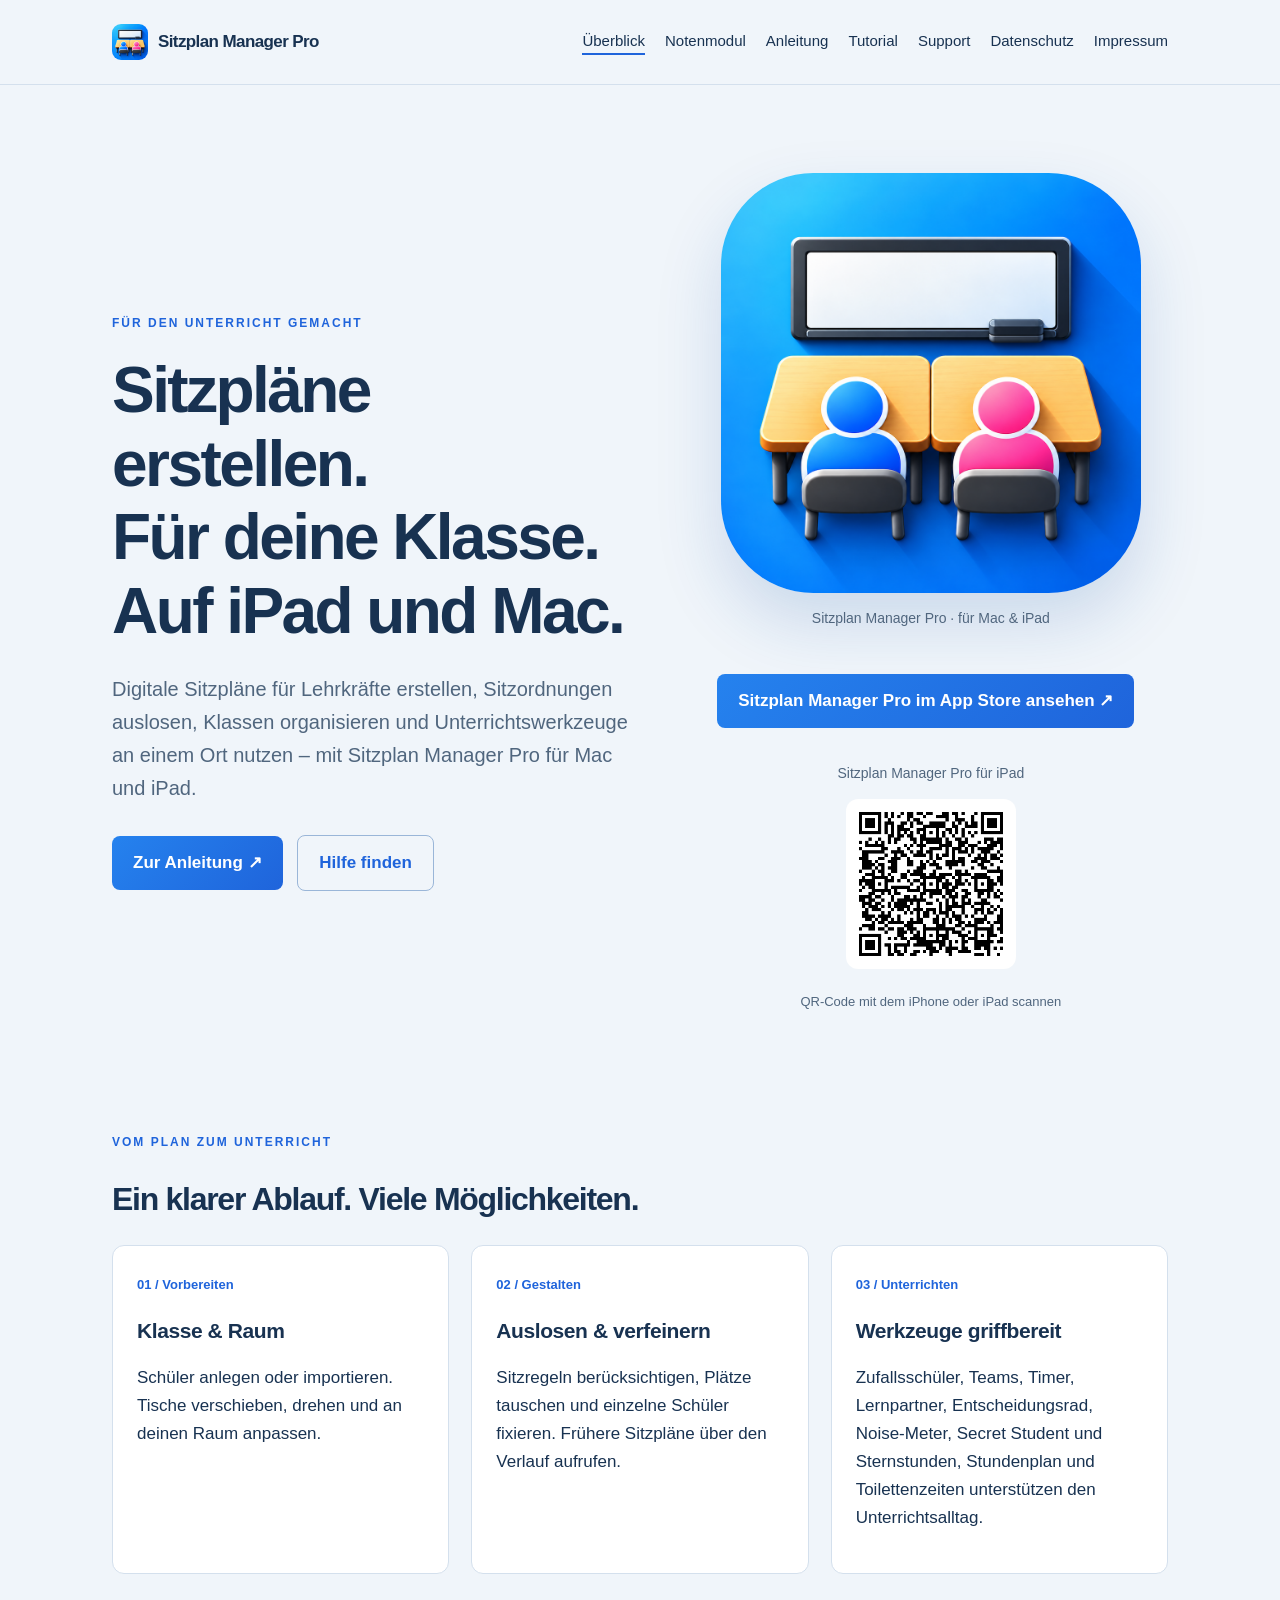
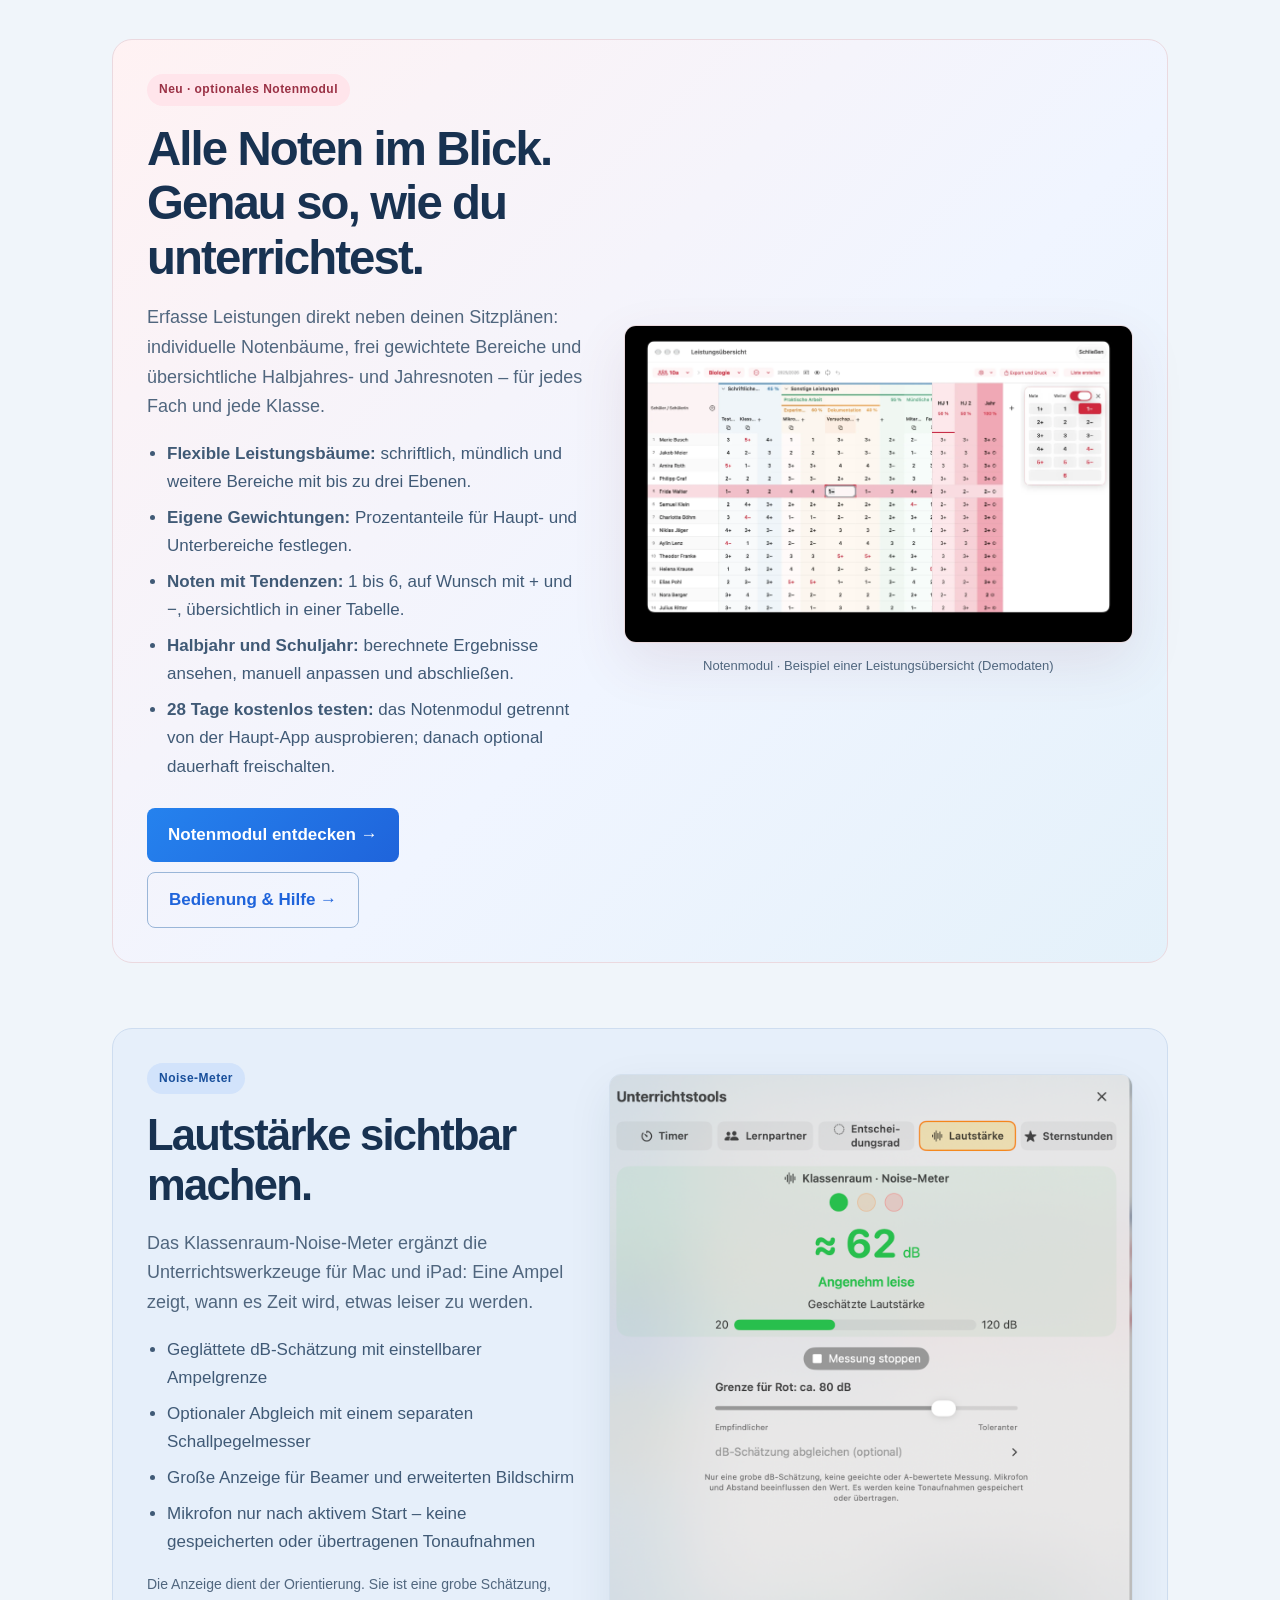
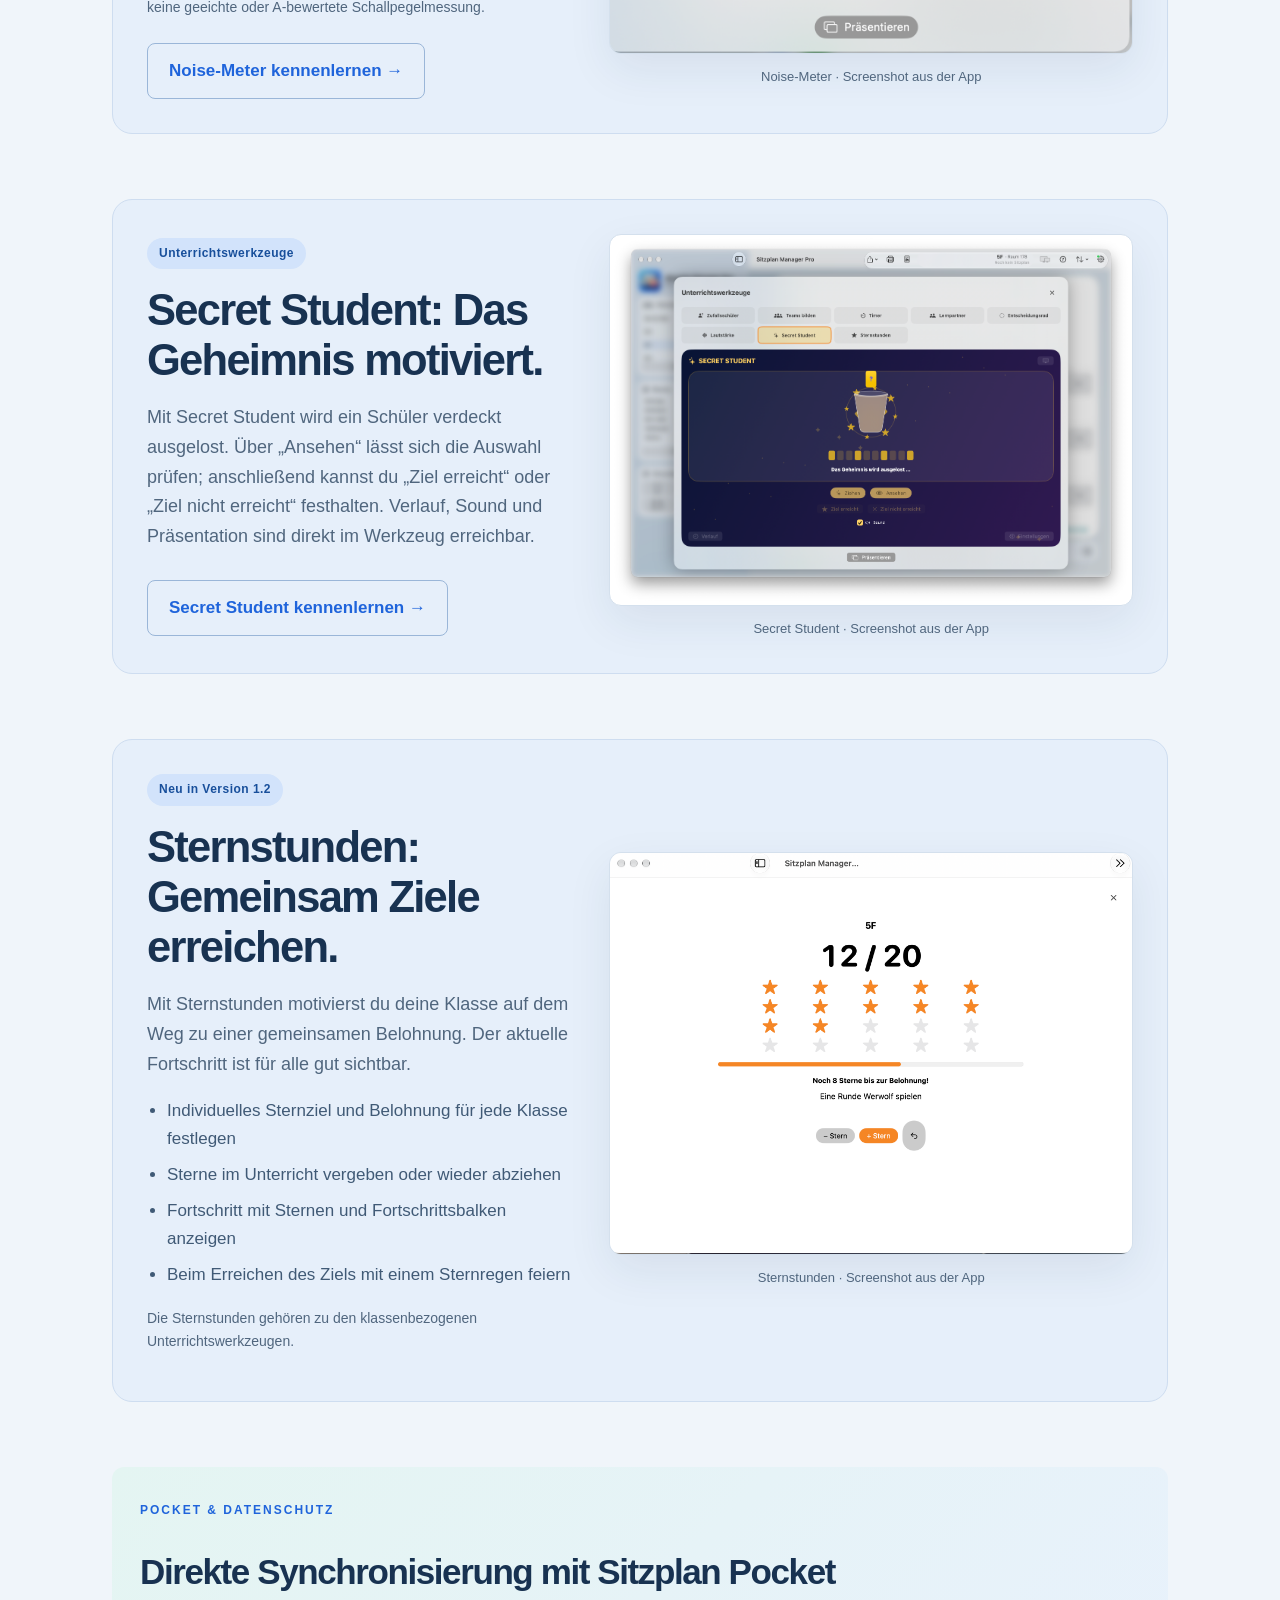
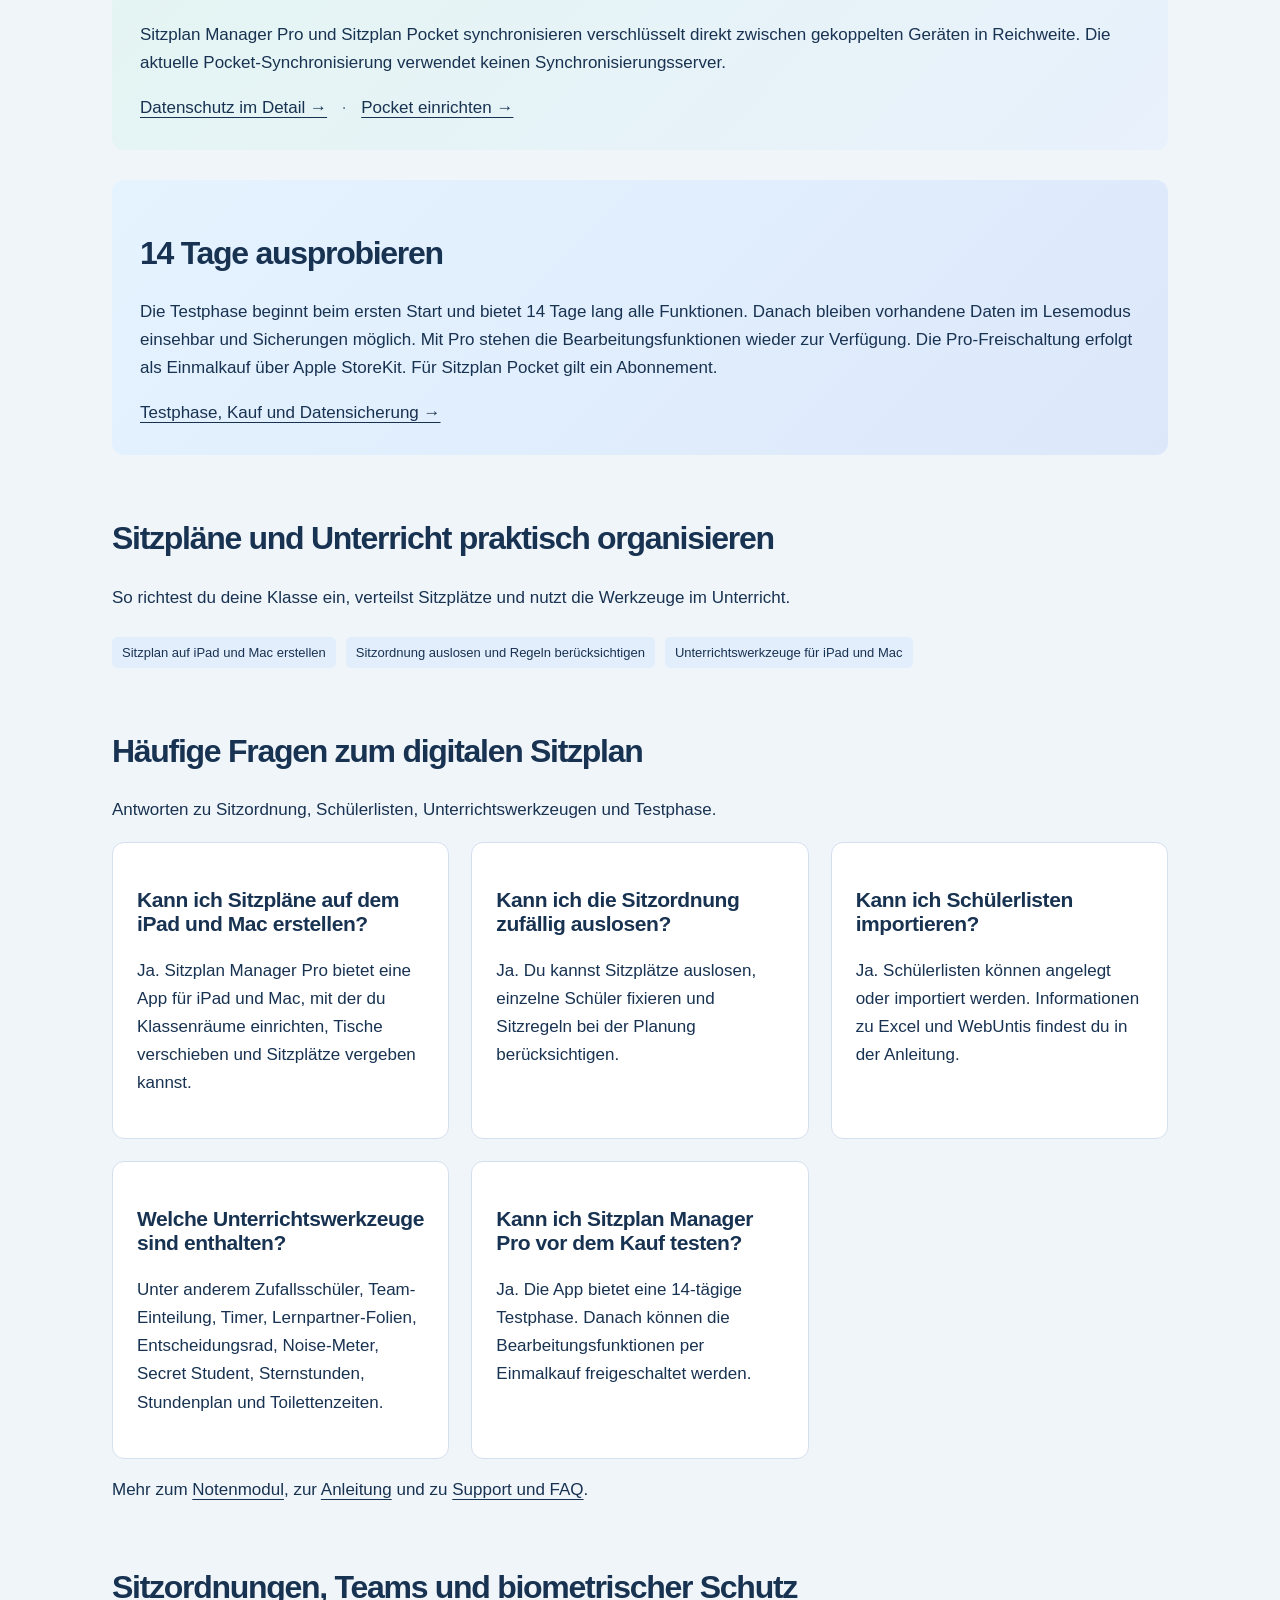
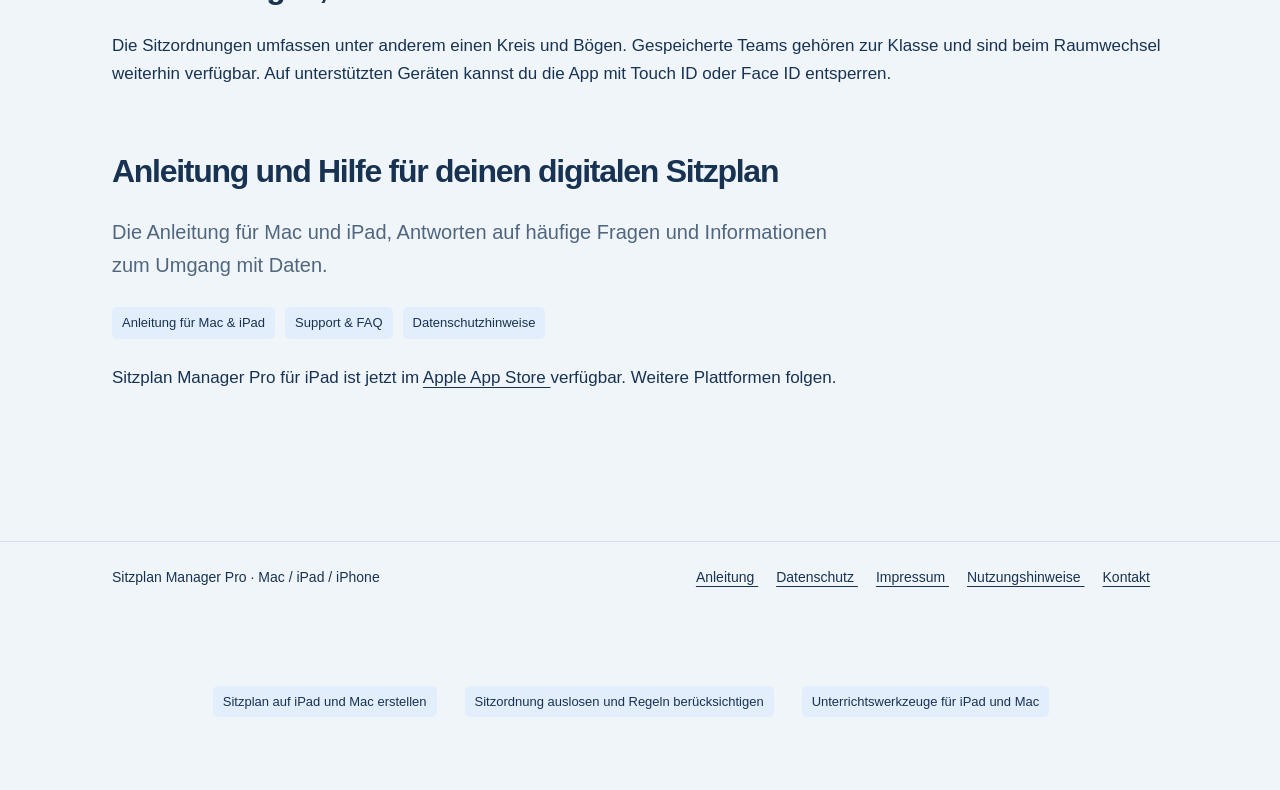
<file: index.html>
<!doctype html>
<html lang="de">
<head>
<meta charset="utf-8">
<meta name="viewport" content="width=device-width, initial-scale=1">
<meta name="description" content="Sitzplan Manager Pro: Sitzpläne, Unterrichtswerkzeuge und optionales Notenmodul für Mac und iPad. Notenbäume, Gewichtungen und Halbjahresnoten an einem Ort.">
<title>Digitaler Sitzplan für Lehrer auf iPad & Mac | Sitzplan Manager Pro</title>
<link rel="stylesheet" href="style-blue-v2.css">
<link rel="icon" type="image/png" href="app-icon.png">

<link rel="canonical" href="https://edzartsinning-ui.github.io/sitzplan-manager-pro/">
<meta property="og:type" content="website">
<meta property="og:locale" content="de_DE">
<meta property="og:site_name" content="Sitzplan Manager Pro">
<meta property="og:title" content="Digitaler Sitzplan für Lehrer auf iPad & Mac | Sitzplan Manager Pro">
<meta property="og:description" content="Digitaler Sitzplan für Lehrkräfte: Sitzordnung auf iPad und Mac erstellen, Schüler auslosen, Klassen organisieren und Unterrichtswerkzeuge und ein optionales Notenmodul mit Leistungsbäumen und Halbjahresnoten nutzen.">
<meta property="og:url" content="https://edzartsinning-ui.github.io/sitzplan-manager-pro/">
<meta property="og:image" content="https://edzartsinning-ui.github.io/sitzplan-manager-pro/app-icon.png">
<meta property="og:image:alt" content="App-Symbol von Sitzplan Manager Pro">
<meta name="twitter:card" content="summary_large_image">
<meta name="twitter:title" content="Digitaler Sitzplan für Lehrkräfte | Sitzplan Manager Pro">
<meta name="twitter:description" content="Sitzpläne erstellen, Sitzordnungen auslosen und Klassen auf iPad und Mac organisieren.">
<meta name="twitter:image" content="https://edzartsinning-ui.github.io/sitzplan-manager-pro/app-icon.png">
<meta name="robots" content="index, follow, max-image-preview:large">
<meta name="theme-color" content="#163b65">
<script type="application/ld+json">
{
  "@context": "https://schema.org",
  "@graph": [
    {
      "@type": "WebSite",
      "@id": "https://edzartsinning-ui.github.io/sitzplan-manager-pro/#website",
      "name": "Sitzplan Manager Pro",
      "url": "https://edzartsinning-ui.github.io/sitzplan-manager-pro/",
      "inLanguage": "de-DE"
    },
    {
      "@type": "WebPage",
      "@id": "https://edzartsinning-ui.github.io/sitzplan-manager-pro/#webpage",
      "url": "https://edzartsinning-ui.github.io/sitzplan-manager-pro/",
      "name": "Digitaler Sitzplan für Lehrer auf iPad & Mac | Sitzplan Manager Pro",
      "description": "Digitaler Sitzplan für Lehrkräfte: Sitzordnung auf iPad und Mac erstellen, Schüler auslosen, Klassen organisieren und Unterrichtswerkzeuge und ein optionales Notenmodul mit Leistungsbäumen und Halbjahresnoten nutzen.",
      "inLanguage": "de-DE",
      "isPartOf": {
        "@id": "https://edzartsinning-ui.github.io/sitzplan-manager-pro/#website"
      },
      "about": {
        "@id": "https://edzartsinning-ui.github.io/sitzplan-manager-pro/#app"
      }
    },
    {
      "@type": "SoftwareApplication",
      "@id": "https://edzartsinning-ui.github.io/sitzplan-manager-pro/#app",
      "name": "Sitzplan Manager Pro",
      "url": "https://edzartsinning-ui.github.io/sitzplan-manager-pro/",
      "applicationCategory": "EducationalApplication",
      "operatingSystem": "iPadOS, macOS",
      "description": "Digitale Sitzpläne für Lehrkräfte erstellen, Sitzordnungen auslosen, Schülerlisten verwalten und Unterrichtswerkzeuge auf iPad und Mac nutzen.",
      "installUrl": "https://apps.apple.com/de/app/sitzplan-manager-pro/id6822172879",
      "image": "https://edzartsinning-ui.github.io/sitzplan-manager-pro/app-icon.png",
      "featureList": [
        "Sitzplan und Klassenraum gestalten",
        "Sitzordnung auslosen",
        "Sitzregeln und fixierte Sitzplätze",
        "Schülerlisten importieren",
        "Teams und Zufallsschüler",
        "Timer und Unterrichtswerkzeuge",
        "Noise-Meter als Lautstärkeampel",
        "Secret Student mit verdeckter Auslosung und Zielbewertung",
        "Sternstunden als klassenbezogenes Belohnungssystem",
        "Sitzpläne sichern",
        "Notenmodul mit individuellen Leistungsbäumen",
        "Gewichtungen, Einzelnoten und Halbjahresnoten"
      ]
    },
    {
      "@type": "FAQPage",
      "@id": "https://edzartsinning-ui.github.io/sitzplan-manager-pro/#faq",
      "mainEntity": [
        {
          "@type": "Question",
          "name": "Kann ich Sitzpläne auf dem iPad und Mac erstellen?",
          "acceptedAnswer": {
            "@type": "Answer",
            "text": "Ja. Sitzplan Manager Pro bietet eine App für iPad und Mac, mit der du Klassenräume einrichten, Tische verschieben und Sitzplätze vergeben kannst."
          }
        },
        {
          "@type": "Question",
          "name": "Kann ich die Sitzordnung zufällig auslosen?",
          "acceptedAnswer": {
            "@type": "Answer",
            "text": "Ja. Du kannst Sitzplätze auslosen, einzelne Schüler fixieren und Sitzregeln bei der Planung berücksichtigen."
          }
        },
        {
          "@type": "Question",
          "name": "Kann ich Schülerlisten importieren?",
          "acceptedAnswer": {
            "@type": "Answer",
            "text": "Ja. Schülerlisten können angelegt oder importiert werden. Informationen zu Excel und WebUntis findest du in der Anleitung."
          }
        },
        {
          "@type": "Question",
          "name": "Welche Unterrichtswerkzeuge sind enthalten?",
          "acceptedAnswer": {
            "@type": "Answer",
            "text": "Unter anderem Zufallsschüler, Team-Einteilung, Timer, Lernpartner-Folien, Entscheidungsrad, Noise-Meter, Secret Student, Sternstunden, Stundenplan und Toilettenzeiten."
          }
        },
        {
          "@type": "Question",
          "name": "Kann ich Sitzplan Manager Pro vor dem Kauf testen?",
          "acceptedAnswer": {
            "@type": "Answer",
            "text": "Ja. Die App bietet eine 14-tägige Testphase. Danach können die Bearbeitungsfunktionen per Einmalkauf freigeschaltet werden."
          }
        }
      ]
    }
  ]
}
</script>
<meta name="google-site-verification" content="fiGRyah3mD3BjEFS1Ivs2Z82y4Cho0t8RFOpixAr_Xw" />
</head>
<body>
<a class="skip" href="#inhalt">Zum Inhalt</a>
<header>
<nav aria-label="Hauptnavigation">
<a class="brand" href="index.html">
<img
        class="brand-icon"
        src="app-icon.png"
        alt=""
        width="36"
        height="36">
      Sitzplan Manager Pro
    </a>
<div class="links">
<a href="index.html" aria-current="page">Überblick</a>
<a href="notenmodul.html">Notenmodul</a>
<a href="anleitung.html">Anleitung</a>
<a href="tutorial.html">Tutorial</a>
<a href="support.html">Support</a>
<a href="datenschutz.html">Datenschutz</a>
<a href="impressum.html">Impressum</a>
</div>
</nav>
</header>
<main id="inhalt" class="wrap">
<!-- STARTSEITE -->
<section class="hero">
<div>
<span class="eyebrow">
        Für den Unterricht gemacht
      </span>
<h1>
        Sitzpläne erstellen.<br>
        Für deine Klasse.<br>
        Auf iPad und Mac.
      </h1>
<p class="lead">
        Digitale Sitzpläne für Lehrkräfte erstellen, Sitzordnungen auslosen,
        Klassen organisieren und Unterrichtswerkzeuge an einem Ort nutzen –
        mit Sitzplan Manager Pro für Mac und iPad.
      </p>
<a class="btn" href="anleitung.html">
        Zur Anleitung ↗
      </a>
<a class="btn secondary" href="support.html">
        Hilfe finden
      </a>
</div>
<!-- APP-SYMBOL UND APP STORE -->
<div class="hero-visual">
<img
        class="app-icon-large"
        src="app-icon.png"
        width="1024"
        height="1024"
        style="display:block;width:100%;max-width:420px;height:auto"
        alt="Sitzplan Manager Pro App-Icon: zwei Schüler an Tischen vor einer Tafel auf blauem Hintergrund">
<p class="icon-caption">
        Sitzplan Manager Pro · für Mac &amp; iPad
      </p>
<!-- APP-STORE-BUTTON -->
<div style="text-align:center; margin-top:20px;">
<a
          class="btn"
          href="https://apps.apple.com/de/app/sitzplan-manager-pro/id6822172879"
          target="_blank"
          rel="noopener noreferrer"
          style="display:inline-block; margin-bottom:20px;">

          Sitzplan Manager Pro im App Store ansehen ↗

        </a>
<!-- QR-CODE -->
<p style="font-size:14px; color:#50667e;">
          Sitzplan Manager Pro für iPad
        </p>
<a
          href="https://apps.apple.com/de/app/sitzplan-manager-pro/id6822172879"
          target="_blank"
          rel="noopener noreferrer"
          aria-label="Sitzplan Manager Pro im App Store öffnen">
<img
            src="app-store-qr.png"
             loading="lazy" decoding="async"
            alt="QR-Code zum App Store für Sitzplan Manager Pro"
            width="170"
            height="170"
            style="max-width:100%;height:auto;border-radius:12px;">
</a>
<p style="font-size:13px; color:#50667e;">
          QR-Code mit dem iPhone oder iPad scannen
        </p>
</div>
</div>
</section>
<!-- FUNKTIONEN -->
<section class="section">
<span class="eyebrow">
      Vom Plan zum Unterricht
    </span>
<h2>
      Ein klarer Ablauf. Viele Möglichkeiten.
    </h2>
<div class="grid">
<article class="card">
<span class="number">
          01 / Vorbereiten
        </span>
<h3>Klasse &amp; Raum</h3>
<p>
          Schüler anlegen oder importieren.
          Tische verschieben, drehen und
          an deinen Raum anpassen.
        </p>
</article>
<article class="card">
<span class="number">
          02 / Gestalten
        </span>
<h3>Auslosen &amp; verfeinern</h3>
<p>
          Sitzregeln berücksichtigen,
          Plätze tauschen und einzelne
          Schüler fixieren.

          Frühere Sitzpläne über den
          Verlauf aufrufen.
        </p>
</article>
<article class="card">
<span class="number">
          03 / Unterrichten
        </span>
<h3>Werkzeuge griffbereit</h3>
<p>
          Zufallsschüler, Teams, Timer, Lernpartner, Entscheidungsrad, Noise-Meter, Secret Student und Sternstunden,
          Stundenplan und Toilettenzeiten
          unterstützen den Unterrichtsalltag.
        </p>
</article>
</div>
</section>
<section class="section feature-preview grade-feature" id="notenmodul" aria-labelledby="grade-feature-title">
  <div class="preview-copy">
    <span class="preview-badge grade-badge">Neu · optionales Notenmodul</span>
    <h2 id="grade-feature-title">Alle Noten im Blick. Genau so, wie du unterrichtest.</h2>
    <p class="lead">Erfasse Leistungen direkt neben deinen Sitzplänen: individuelle Notenbäume, frei gewichtete Bereiche und übersichtliche Halbjahres- und Jahresnoten – für jedes Fach und jede Klasse.</p>
    <ul class="feature-list">
      <li><strong>Flexible Leistungsbäume:</strong> schriftlich, mündlich und weitere Bereiche mit bis zu drei Ebenen.</li>
      <li><strong>Eigene Gewichtungen:</strong> Prozentanteile für Haupt- und Unterbereiche festlegen.</li>
      <li><strong>Noten mit Tendenzen:</strong> 1 bis 6, auf Wunsch mit + und −, übersichtlich in einer Tabelle.</li>
      <li><strong>Halbjahr und Schuljahr:</strong> berechnete Ergebnisse ansehen, manuell anpassen und abschließen.</li>
      <li><strong>28 Tage kostenlos testen:</strong> das Notenmodul getrennt von der Haupt-App ausprobieren; danach optional dauerhaft freischalten.</li>
    </ul>
    <a class="btn" href="notenmodul.html">Notenmodul entdecken →</a>
    <a class="btn secondary" href="anleitung.html#kapitel-19">Bedienung &amp; Hilfe →</a>
  </div>
  <figure class="preview-image grade-image">
    <a href="notenmodul-leistungsuebersicht.webp" target="_blank" rel="noopener noreferrer" aria-label="Leistungsübersicht in voller Größe öffnen">
      <img src="notenmodul-leistungsuebersicht.webp" width="2048" height="1274" loading="lazy" decoding="async" alt="Leistungsübersicht des neuen Notenmoduls mit Schülern, farbigen Leistungsbereichen, Gewichtungen, Halbjahres- und Jahresnoten sowie einem Notenauswahlfeld.">
    </a>
    <figcaption>Notenmodul · Beispiel einer Leistungsübersicht (Demodaten)</figcaption>
  </figure>
</section>
<section class="section feature-preview" id="noise-meter" aria-labelledby="preview-title">
<div class="preview-copy">
<span class="preview-badge">Noise-Meter</span>
<h2 id="preview-title">Lautstärke sichtbar machen.</h2>
<p class="lead">Das Klassenraum-Noise-Meter ergänzt die Unterrichtswerkzeuge für Mac und iPad: Eine Ampel zeigt, wann es Zeit wird, etwas leiser zu werden.</p>
<ul class="feature-list">
<li>Geglättete dB-Schätzung mit einstellbarer Ampelgrenze</li>
<li>Optionaler Abgleich mit einem separaten Schallpegelmesser</li>
<li>Große Anzeige für Beamer und erweiterten Bildschirm</li>
<li>Mikrofon nur nach aktivem Start – keine gespeicherten oder übertragenen Tonaufnahmen</li>
</ul>
<p class="preview-note">Die Anzeige dient der Orientierung. Sie ist eine grobe Schätzung, keine geeichte oder A-bewertete Schallpegelmessung.</p>
<a class="btn secondary" href="anleitung.html#kapitel-17">Noise-Meter kennenlernen →</a>
</div>
<figure class="preview-image">
<a href="noise-meter-v1-2.png" target="_blank" rel="noopener noreferrer" aria-label="Screenshot des Noise-Meters in voller Größe öffnen">
<img src="noise-meter-v1-2.png" decoding="async" width="1476" height="1262" loading="lazy" alt="Noise-Meter in den Unterrichtswerkzeugen: grüne Ampel, geschätzte 43 Dezibel und einstellbare Grenze für Rot.">
</a>
<figcaption>Noise-Meter · Screenshot aus der App</figcaption>
</figure>
</section>
<section class="section feature-preview" id="secret-student" aria-labelledby="secret-title"><div class="preview-copy"><span class="preview-badge">Unterrichtswerkzeuge</span><h2 id="secret-title">Secret Student: Das Geheimnis motiviert.</h2><p class="lead">Mit Secret Student wird ein Schüler verdeckt ausgelost. Über „Ansehen“ lässt sich die Auswahl prüfen; anschließend kannst du „Ziel erreicht“ oder „Ziel nicht erreicht“ festhalten. Verlauf, Sound und Präsentation sind direkt im Werkzeug erreichbar.</p><a class="btn secondary" href="anleitung.html#kapitel-18">Secret Student kennenlernen →</a></div><figure class="preview-image"><a href="secret-student.png" target="_blank" rel="noopener noreferrer"><img src="secret-student.png" width="2754" height="1952" loading="lazy" decoding="async" alt="Secret Student in den Unterrichtswerkzeugen: verdeckte Auslosung mit Ziehen, Ansehen und Zielbewertung."></a><figcaption>Secret Student · Screenshot aus der App</figcaption></figure></section>
<section class="section feature-preview" id="sternstunden" aria-labelledby="stars-title">
<div class="preview-copy">
<span class="preview-badge">Neu in Version 1.2</span>
<h2 id="stars-title">Sternstunden: Gemeinsam Ziele erreichen.</h2>
<p class="lead">Mit Sternstunden motivierst du deine Klasse auf dem Weg zu einer gemeinsamen Belohnung. Der aktuelle Fortschritt ist für alle gut sichtbar.</p>
<ul class="feature-list">
<li>Individuelles Sternziel und Belohnung für jede Klasse festlegen</li>
<li>Sterne im Unterricht vergeben oder wieder abziehen</li>
<li>Fortschritt mit Sternen und Fortschrittsbalken anzeigen</li>
<li>Beim Erreichen des Ziels mit einem Sternregen feiern</li>
</ul>
<p class="preview-note">Die Sternstunden gehören zu den klassenbezogenen Unterrichtswerkzeugen.</p>
</div>
<figure class="preview-image">
<a href="sternstunden-v1-2.png" target="_blank" rel="noopener noreferrer" aria-label="Screenshot der Sternstunden in voller Größe öffnen">
<img src="sternstunden-v1-2.png" decoding="async" width="1408" height="1083" loading="lazy" alt="Sternstunden der Klasse 5F: 12 von 20 Sternen erreicht, Fortschrittsbalken und Belohnung Eine Runde Werwolf spielen.">
</a>
<figcaption>Sternstunden · Screenshot aus der App</figcaption>
</figure>
</section>
<!-- POCKET -->
<section class="banner privacy-highlight" id="datenschutz-pocket">
  <span class="eyebrow">Pocket &amp; Datenschutz</span>
  <h2>Direkte Synchronisierung mit Sitzplan Pocket</h2>
<p>Sitzplan Manager Pro und Sitzplan Pocket synchronisieren verschlüsselt direkt zwischen gekoppelten Geräten in Reichweite. Die aktuelle Pocket-Synchronisierung verwendet keinen Synchronisierungsserver.</p>
  <a href="datenschutz.html#pocket-kopplung">Datenschutz im Detail →</a>
  <span class="privacy-divider"> · </span>
  <a href="anleitung.html#kapitel-15">Pocket einrichten →</a>
</section>
<!-- TESTPHASE -->
<section class="banner">
<h2>14 Tage ausprobieren</h2>
<p>
      Die Testphase beginnt beim ersten Start
      und bietet 14 Tage lang alle Funktionen.

      Danach bleiben vorhandene Daten
      im Lesemodus einsehbar und Sicherungen möglich.

      Mit Pro stehen die Bearbeitungsfunktionen
      wieder zur Verfügung.

      Die Pro-Freischaltung erfolgt als Einmalkauf
      über Apple StoreKit.

      Für Sitzplan Pocket gilt ein Abonnement.
    </p>
<a href="anleitung.html#kapitel-16">
      Testphase, Kauf und Datensicherung →
    </a>
</section>
<section class="section" aria-labelledby="praxis-title"><h2 id="praxis-title">Sitzpläne und Unterricht praktisch organisieren</h2><p>So richtest du deine Klasse ein, verteilst Sitzplätze und nutzt die Werkzeuge im Unterricht.</p><div class="toc"><a href="sitzplan-ipad-mac.html">Sitzplan auf iPad und Mac erstellen</a><a href="sitzordnung-auslosen.html">Sitzordnung auslosen und Regeln berücksichtigen</a><a href="unterrichtswerkzeuge.html">Unterrichtswerkzeuge für iPad und Mac</a></div></section>
<section class="section" id="haeufige-fragen" aria-labelledby="faq-title">
<h2 id="faq-title">Häufige Fragen zum digitalen Sitzplan</h2>
<p>Antworten zu Sitzordnung, Schülerlisten, Unterrichtswerkzeugen und Testphase.</p>
<div class="grid">
<article class="card"><h3>Kann ich Sitzpläne auf dem iPad und Mac erstellen?</h3><p>Ja. Sitzplan Manager Pro bietet eine App für iPad und Mac, mit der du Klassenräume einrichten, Tische verschieben und Sitzplätze vergeben kannst.</p></article>
<article class="card"><h3>Kann ich die Sitzordnung zufällig auslosen?</h3><p>Ja. Du kannst Sitzplätze auslosen, einzelne Schüler fixieren und Sitzregeln bei der Planung berücksichtigen.</p></article>
<article class="card"><h3>Kann ich Schülerlisten importieren?</h3><p>Ja. Schülerlisten können angelegt oder importiert werden. Informationen zu Excel und WebUntis findest du in der Anleitung.</p></article>
<article class="card"><h3>Welche Unterrichtswerkzeuge sind enthalten?</h3><p>Unter anderem Zufallsschüler, Team-Einteilung, Timer, Lernpartner-Folien, Entscheidungsrad, Noise-Meter, Secret Student, Sternstunden, Stundenplan und Toilettenzeiten.</p></article>
<article class="card"><h3>Kann ich Sitzplan Manager Pro vor dem Kauf testen?</h3><p>Ja. Die App bietet eine 14-tägige Testphase. Danach können die Bearbeitungsfunktionen per Einmalkauf freigeschaltet werden.</p></article>
</div>
<p>Mehr zum <a href="notenmodul.html">Notenmodul</a>, zur <a href="anleitung.html">Anleitung</a> und zu <a href="support.html">Support und FAQ</a>.</p>
</section>
<section class="section"><h2>Sitzordnungen, Teams und biometrischer Schutz</h2><p>Die Sitzordnungen umfassen unter anderem einen Kreis und Bögen. Gespeicherte Teams gehören zur Klasse und sind beim Raumwechsel weiterhin verfügbar. Auf unterstützten Geräten kannst du die App mit Touch ID oder Face ID entsperren.</p></section>
<!-- WEITERE INFORMATIONEN -->
<section class="section">
<h2>Anleitung und Hilfe für deinen digitalen Sitzplan</h2>
<p class="lead">
      Die Anleitung für Mac und iPad,
      Antworten auf häufige Fragen
      und Informationen zum Umgang mit Daten.
    </p>
<div class="toc">
<a href="anleitung.html">
        Anleitung für Mac &amp; iPad
      </a>
<a href="support.html">
        Support &amp; FAQ
      </a>
<a href="datenschutz.html">
        Datenschutzhinweise
      </a>
</div>
<!-- APP-STORE-VERLINKUNG -->
<p>
      Sitzplan Manager Pro für iPad ist jetzt im

      <a
        href="https://apps.apple.com/de/app/sitzplan-manager-pro/id6822172879"
        target="_blank"
        rel="noopener noreferrer">

        Apple App Store

      </a>

      verfügbar. Weitere Plattformen folgen.
    </p>
</section>
</main>
<!-- FOOTER -->
<footer>
<div class="wrap">
<span>
      Sitzplan Manager Pro · Mac / iPad / iPhone
    </span>
<div>
<a href="anleitung.html">
        Anleitung
      </a>
<a href="datenschutz.html">
        Datenschutz
      </a>
<a href="impressum.html">
        Impressum
      </a>
<a href="nutzung.html">
        Nutzungshinweise
      </a>
<a href="support.html">
        Kontakt
      </a>
</div>
</div>
<div class="wrap"><nav aria-label="Anwendungsbeispiele"><div class="toc"><a href="sitzplan-ipad-mac.html">Sitzplan auf iPad und Mac erstellen</a><a href="sitzordnung-auslosen.html">Sitzordnung auslosen und Regeln berücksichtigen</a><a href="unterrichtswerkzeuge.html">Unterrichtswerkzeuge für iPad und Mac</a></div></nav></div></footer>
</body>
</html>
</file>
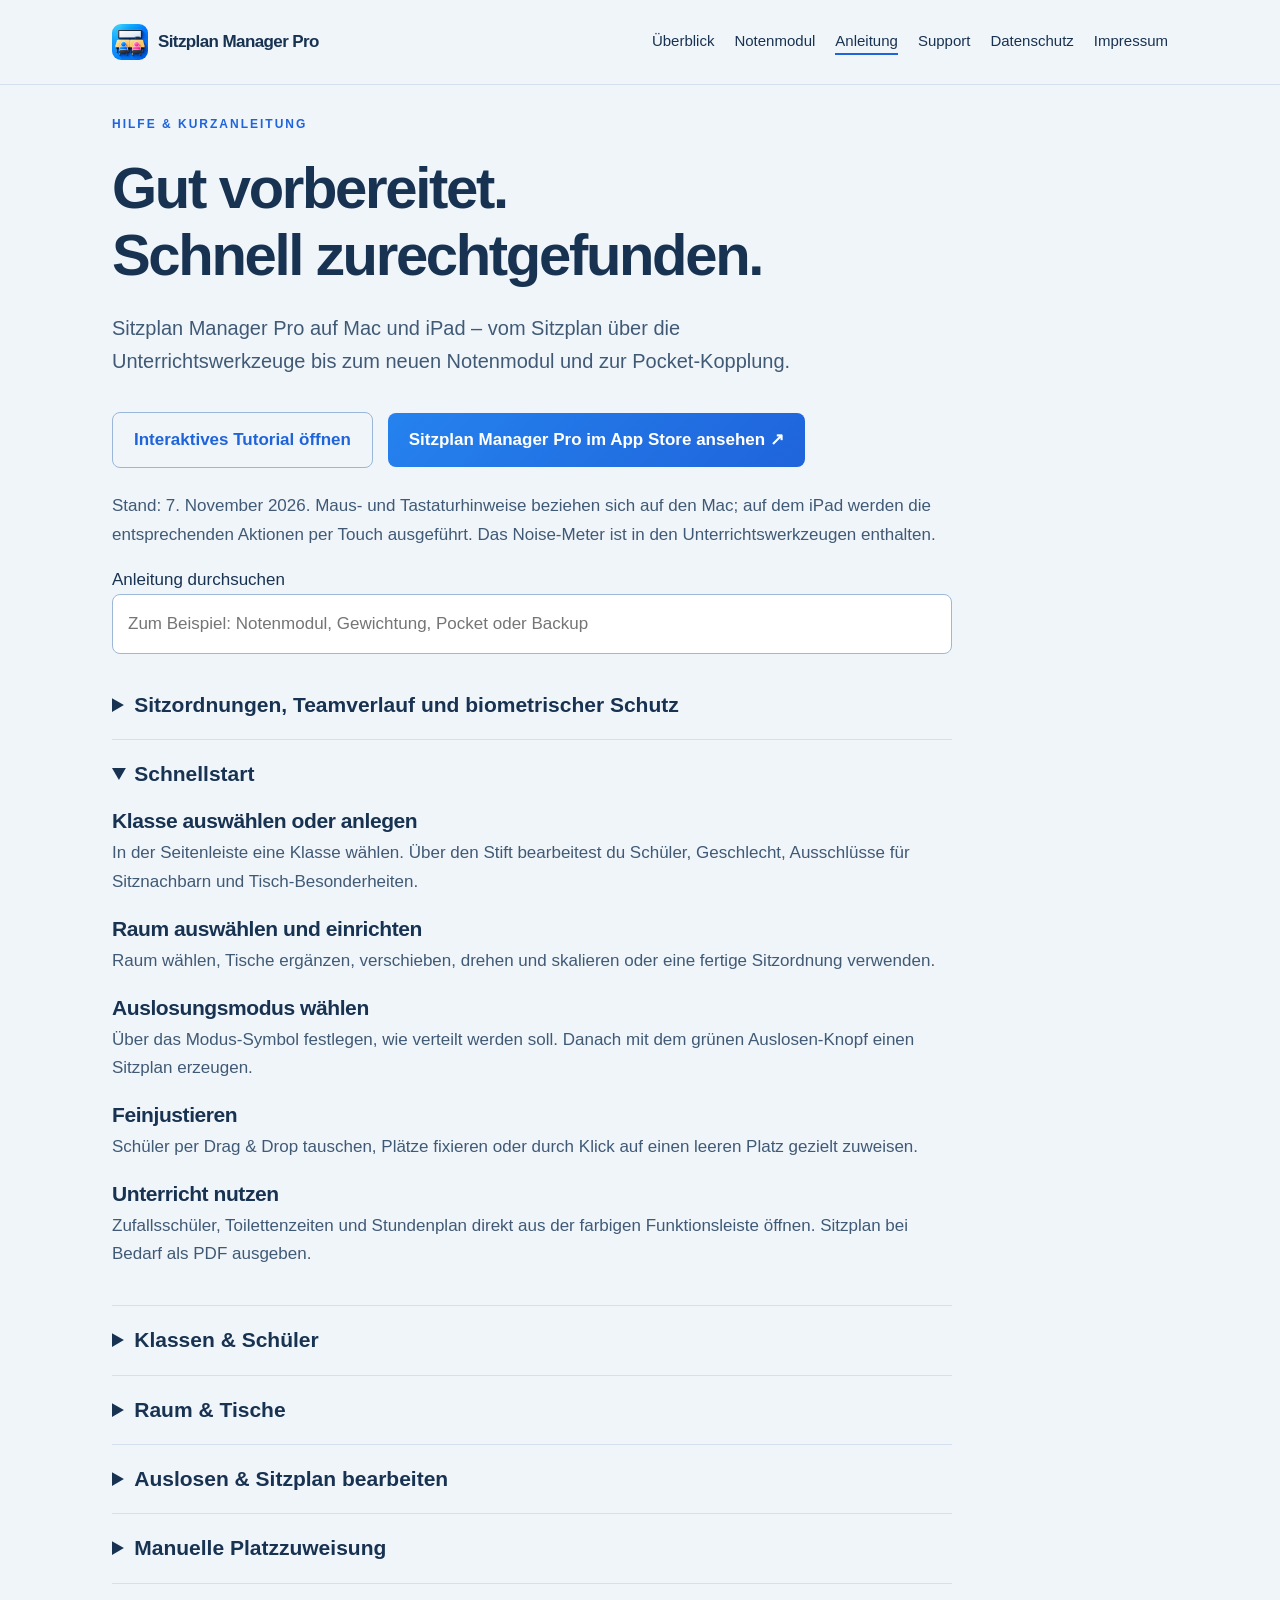
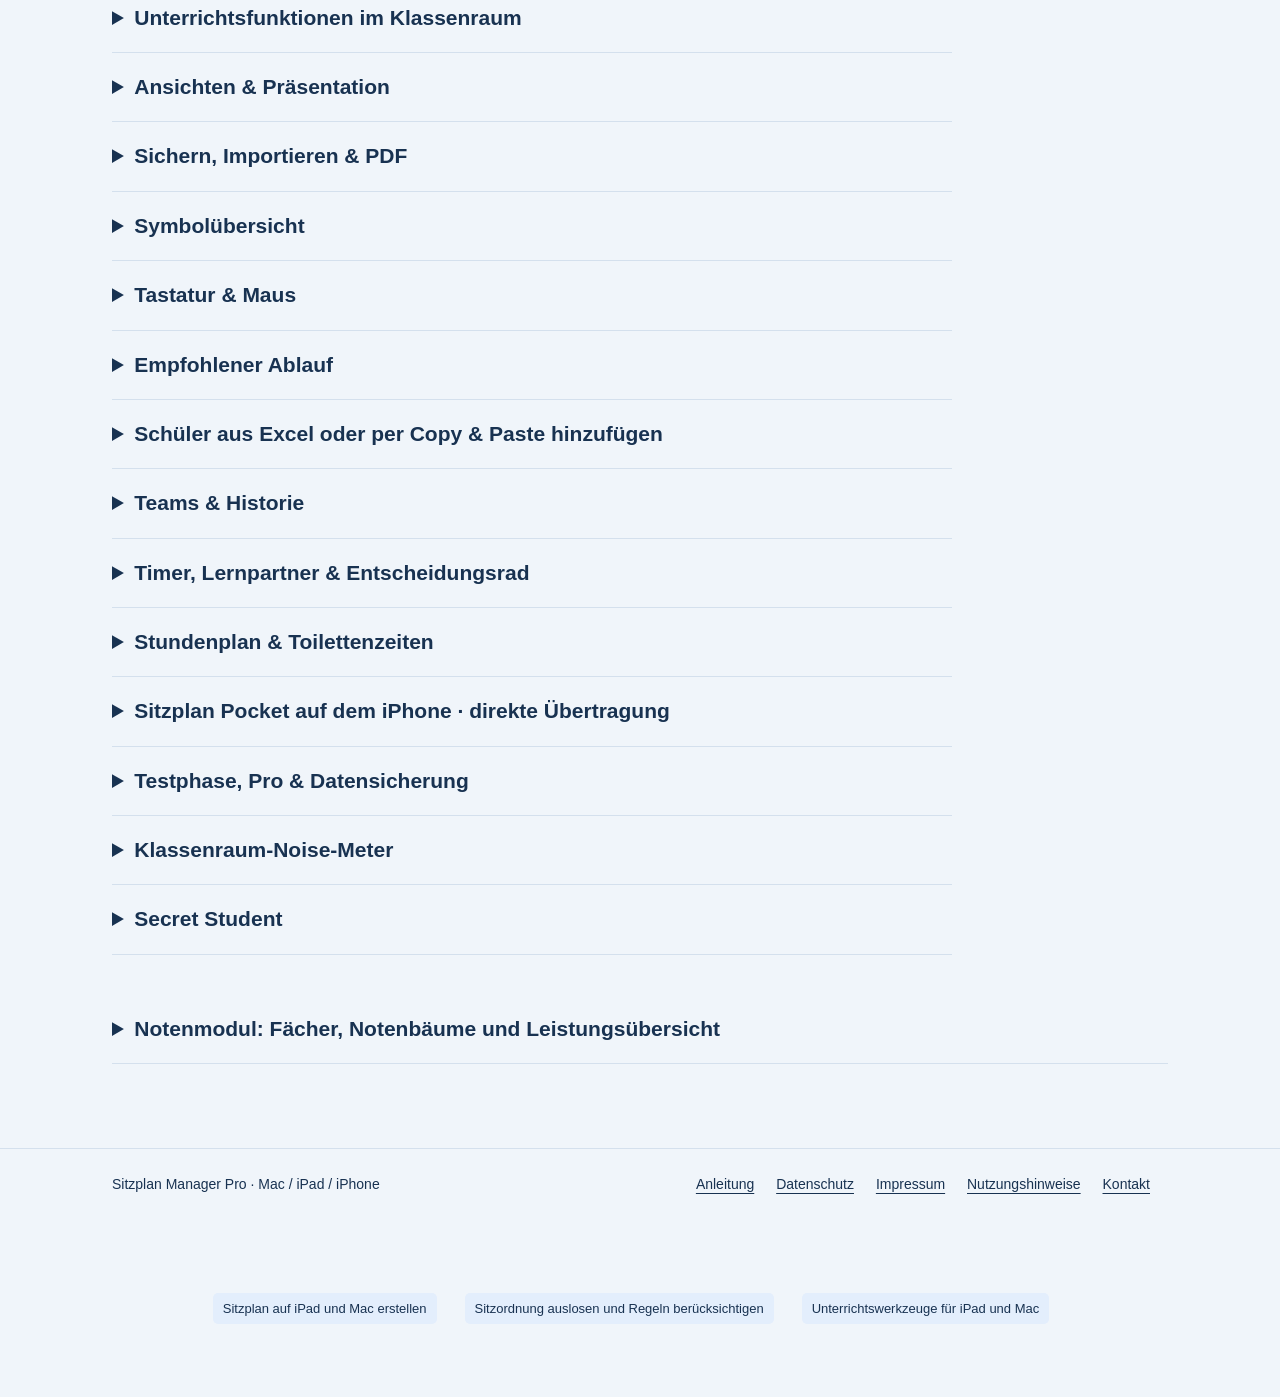
<file: anleitung.html>
<!doctype html>
<html lang="de">
<head>
<meta charset="utf-8">
<meta name="viewport" content="width=device-width,initial-scale=1">
<meta name="description" content="Schritt für Schritt: Klassen anlegen, Räume gestalten, Sitzplätze auslosen, Regeln pflegen und Sitzpläne sichern. Anleitung für iPad und Mac.">
<title>Anleitung: Sitzplan erstellen auf iPad und Mac | Sitzplan Manager Pro</title>
<link rel="stylesheet" href="style-blue-v2.css">
<link rel="icon" type="image/png" href="app-icon.png">

<link rel="canonical" href="https://edzartsinning-ui.github.io/sitzplan-manager-pro/anleitung.html">
<meta property="og:type" content="website">
<meta property="og:locale" content="de_DE">
<meta property="og:site_name" content="Sitzplan Manager Pro">
<meta property="og:title" content="Anleitung: Sitzplan erstellen auf iPad und Mac | Sitzplan Manager Pro">
<meta property="og:description" content="Schritt für Schritt: Klassen anlegen, Räume gestalten, Sitzplätze auslosen, Regeln pflegen und Sitzpläne sichern. Anleitung für iPad und Mac.">
<meta property="og:url" content="https://edzartsinning-ui.github.io/sitzplan-manager-pro/anleitung.html">
<meta property="og:image" content="https://edzartsinning-ui.github.io/sitzplan-manager-pro/app-icon.png">
<meta property="og:image:alt" content="App-Symbol von Sitzplan Manager Pro">
<meta name="twitter:card" content="summary">
<script type="application/ld+json">
{
  "@context": "https://schema.org",
  "@graph": [
    {
      "@type": "WebSite",
      "@id": "https://edzartsinning-ui.github.io/sitzplan-manager-pro/#website",
      "name": "Sitzplan Manager Pro",
      "url": "https://edzartsinning-ui.github.io/sitzplan-manager-pro/",
      "inLanguage": "de-DE"
    },
    {
      "@type": "WebPage",
      "@id": "https://edzartsinning-ui.github.io/sitzplan-manager-pro/anleitung.html#webpage",
      "url": "https://edzartsinning-ui.github.io/sitzplan-manager-pro/anleitung.html",
      "name": "Anleitung: Sitzplan erstellen auf iPad und Mac | Sitzplan Manager Pro",
      "description": "Schritt für Schritt: Klassen anlegen, Räume gestalten, Sitzplätze auslosen, Regeln pflegen und Sitzpläne sichern. Anleitung für iPad und Mac.",
      "inLanguage": "de-DE",
      "isPartOf": {
        "@id": "https://edzartsinning-ui.github.io/sitzplan-manager-pro/#website"
      }
    }
  ]
}
</script>
</head>
<body>
<a class="skip" href="#inhalt">Zum Inhalt</a>
<header>
<nav aria-label="Hauptnavigation">
<a class="brand" href="index.html">
<img class="brand-icon" src="app-icon.png" alt="" width="36" height="36">Sitzplan Manager Pro</a>
<div class="links">
<a href="index.html">Überblick</a>
<a href="notenmodul.html">Notenmodul</a>
<a href="anleitung.html" aria-current="page">Anleitung</a>
<a href="support.html">Support</a>
<a href="datenschutz.html">Datenschutz</a>
<a href="impressum.html">Impressum</a>
</div>
</nav>
</header>
<main id="inhalt" class="wrap">
<div class="page">
<span class="eyebrow">Hilfe & Kurzanleitung</span>
<h1>Gut vorbereitet.<br>Schnell zurechtgefunden.</h1>
<p class="lead">Sitzplan Manager Pro auf Mac und iPad – vom Sitzplan über die Unterrichtswerkzeuge bis zum neuen Notenmodul und zur Pocket-Kopplung.</p>
<div style="margin:24px 0">
<a class="btn secondary" href="tutorial.html">Interaktives Tutorial öffnen</a>
<a class="btn" href="https://apps.apple.com/de/app/sitzplan-manager-pro/id6822172879" target="_blank" rel="noopener noreferrer">Sitzplan Manager Pro im App Store ansehen ↗</a>
</div>
<p>Stand: 7. November 2026. Maus- und Tastaturhinweise beziehen sich auf den Mac; auf dem iPad werden die entsprechenden Aktionen per Touch ausgeführt. Das Noise-Meter ist in den Unterrichtswerkzeugen enthalten.</p>
<label for="suche">Anleitung durchsuchen</label>
<input id="suche" type="search" placeholder="Zum Beispiel: Notenmodul, Gewichtung, Pocket oder Backup">
<p id="result" role="status">
</p>
<details id="sitzplan-17"><summary>Sitzordnungen, Teamverlauf und biometrischer Schutz</summary><p>Die Sitzordnungen umfassen unter anderem einen Kreis und Bögen. Gespeicherte Teams gehören zur Klasse und sind beim Raumwechsel weiterhin verfügbar. Auf unterstützten Geräten kannst du die App mit Touch ID oder Face ID entsperren.</p></details>
<details id="kapitel-0" open>
<summary>Schnellstart</summary>
<h3>Klasse auswählen oder anlegen</h3>
<p>In der Seitenleiste eine Klasse wählen. Über den Stift bearbeitest du Schüler, Geschlecht, Ausschlüsse für Sitznachbarn und Tisch-Besonderheiten.</p>
<h3>Raum auswählen und einrichten</h3>
<p>Raum wählen, Tische ergänzen, verschieben, drehen und skalieren oder eine fertige Sitzordnung verwenden.</p>
<h3>Auslosungsmodus wählen</h3>
<p>Über das Modus-Symbol festlegen, wie verteilt werden soll. Danach mit dem grünen Auslosen-Knopf einen Sitzplan erzeugen.</p>
<h3>Feinjustieren</h3>
<p>Schüler per Drag &amp; Drop tauschen, Plätze fixieren oder durch Klick auf einen leeren Platz gezielt zuweisen.</p>
<h3>Unterricht nutzen</h3>
<p>Zufallsschüler, Toilettenzeiten und Stundenplan direkt aus der farbigen Funktionsleiste öffnen. Sitzplan bei Bedarf als PDF ausgeben.</p>
</details>
<details id="kapitel-1">
<summary>Klassen &amp; Schüler</summary>
<h3>Klasse bearbeiten</h3>
<p>Schüler anlegen, löschen und ändern. m/w/d kann gepflegt werden; Änderungen lassen sich im Editor rückgängig machen.</p>
<h3>Import</h3>
<p>Vornamen bzw. Schülerdaten schnell aus Excel oder Numbers übernehmen. Vorhandene Geschlechtsangaben werden erkannt.</p>
<h3>Nicht nebeneinander</h3>
<p>Festlegen, welche Schüler nicht nebeneinander sitzen sollen. Die Auslosung berücksichtigt diese Ausschlüsse.</p>
<h3>Abwesend</h3>
<p>Abwesende Schüler von der Auslosung und vom Lostopf ausschließen.</p>
<h3>Tisch-Besonderheit</h3>
<p>Für einzelne Schüler festlegen, an welchen Tischen sie sitzen dürfen. Ohne Auswahl sind alle Tische erlaubt.</p>
<h3>Duplizieren</h3>
<p>Klassen und Räume über Kontextmenü oder ⌘D duplizieren. Die Kopie wird direkt ausgewählt.</p>
</details>
<details id="kapitel-2">
<summary>Raum &amp; Tische</summary>
<p>Der Raum ist frei gestaltbar. Tischpositionen und Größen gehören zum jeweiligen Raum und bleiben gespeichert.</p>
<h3>Tisch hinzufügen</h3>
<p>Fügt einen neuen Tisch in den Raum ein.</p>
<h3>Kleiner</h3>
<p>Verkleinert die ausgewählten bzw. vorhandenen Tische.</p>
<h3>Größer</h3>
<p>Vergrößert die Tische schrittweise.</p>
<h3>Drehen</h3>
<p>Drehgriff am Tisch ziehen; Doppelklick auf den Griff setzt auf 0° zurück.</p>
<h3>Mehrfachauswahl</h3>
<p>Mehrere Tische gemeinsam auswählen, verschieben oder bearbeiten.</p>
<p>Fertige Sitzordnungen</p>
<p>Viererreihe · Fünferreihe · U-Form · Doppeltes E · Gruppenwinkel · drei leicht gebogene Reihen mit je fünf Tischen.</p>
</details>
<details id="kapitel-3">
<summary>Auslosen &amp; Sitzplan bearbeiten</summary>
<h3>Auslosen</h3>
<p>Erstellt entsprechend dem gewählten Modus eine neue Verteilung unter Berücksichtigung der hinterlegten Regeln.</p>
<h3>Drag &amp; Drop</h3>
<p>Schüler auf einen freien Platz ziehen oder zwei belegte Plätze direkt miteinander tauschen.</p>
<h3>Fixieren</h3>
<p>Auf dem Mac öffnet ein Rechtsklick auf einen belegten Platz die Fixieroptionen. Auf dem iPad fixiert Doppeltippen den Platz oder hebt die Fixierung auf. Ein einfacher Klick bzw. Tipp startet oder beendet den Toilettengang.</p>
<h3>Rückgängig</h3>
<p>Die letzte Änderung mit ↶ oder ⌘Z zurücknehmen.</p>
<h3>Leeren</h3>
<p>Entfernt die aktuelle Schülerverteilung von den Tischen.</p>
<h3>Verlauf</h3>
<p>Frühere Sitzplanstände wiederherstellen. Heute bleiben Zwischenstände erhalten; vergangene Tagesstände können mit ☆ dauerhaft gesichert werden.</p>
</details>
<details id="kapitel-4">
<summary>Manuelle Platzzuweisung</summary>
<h3>Leeren Platz auswählen</h3>
<p>Klicke auf einen leeren Sitzplatz im Klassenraum. Die Auswahl „Schüler setzen“ öffnet sich direkt am Platz.</p>
<h3>Schüler auswählen</h3>
<p>Wähle einen noch nicht gesetzten, anwesenden Schüler. Er wird auf diesen Platz gesetzt und sofort fixiert, damit er bei der nächsten Auslosung dort bleibt.</p>
<h3>Weiter anpassen</h3>
<p>Weitere leere Plätze auf dieselbe Weise belegen. Bereits gesetzte Schüler lassen sich per Drag &amp; Drop umsetzen oder tauschen. Mit ↶ kann die letzte Änderung zurückgenommen werden.</p>
</details>
<details id="kapitel-5">
<summary>Unterrichtsfunktionen im Klassenraum</summary>
<h3>Zufallsschüler</h3>
<p>Zieht zufällig einen Schüler. Schüler können für die Stunde aus dem Lostopf genommen oder als abwesend markiert werden.</p>
<h3>Toilettenzeiten</h3>
<p>Start und Rückkehr eines Schülers erfassen und die Dauer dokumentieren. Sehr kurze Fehlstarts werden nicht als Toilettengang gespeichert.</p>
<h3>Stundenplan</h3>
<p>Öffnet den integrierten Stundenplan direkt aus der Raumansicht.</p>
</details>
<details id="kapitel-6">
<summary>Ansichten &amp; Präsentation</summary>
<h3>Lehrer- / Schüleransicht</h3>
<p>Wechselt die Blickrichtung auf den Klassenraum. Die Sitznachbarn bleiben dabei logisch auf ihren tatsächlichen Plätzen.</p>
<h3>Ganzseitenansicht</h3>
<p>Blendet die Seitenleiste aus und nutzt den verfügbaren Platz für den Klassenraum. Funktions- und Bearbeitungswerkzeuge stehen links untereinander bereit.</p>
<h3>Zweiter Bildschirm / Beamer</h3>
<p>Ein angeschlossener Bildschirm kann die große Raumansicht zeigen. Bei Spiegelung kann die App – soweit macOS es erlaubt – beim Wechsel in den erweiterten Modus unterstützen.</p>
<p>Esc bzw. X schließt geöffnete Ansichten und Dialoge.</p>
</details>
<details id="kapitel-7">
<summary>Sichern, Importieren &amp; PDF</summary>
<h3>Exportieren</h3>
<p>Erstellt eine durchgehend verschlüsselte .sinn-Sicherung. Für Sitzpläne ist zusätzlich ein PDF-Export möglich. Die Funktion „Verschlüsselt sichern und anschließend leeren“ bleibt ebenfalls verfügbar.</p>
<h3>Backup importieren</h3>
<p>Öffnet eine .sinn-Sicherung und lädt komplette, ausgewählte oder zusätzliche Daten.</p>
<h3>PDF</h3>
<p>Erstellt den aktuellen Sitzplan als übersichtliches PDF.</p>
<h3>Drucken</h3>
<p>Druckt dieselbe Seite wie der PDF-Export.</p>
<h3>Verlauf</h3>
<p>Ersetzt kein Backup, hilft aber beim Zurückspringen zu früheren Sitzplanständen.</p>
<p>Tipp: Vor größeren Änderungen oder vor dem Import einer anderen Datensicherung empfiehlt sich eine aktuelle .sinn-Sicherung.</p>
</details>
<details id="kapitel-8">
<summary>Symbolübersicht</summary>
<h3>Grün · Auslosen</h3>
<p>Neue Sitzverteilung erstellen.</p>
<h3>Lila · Zufall</h3>
<p>Zufallsschüler auswählen.</p>
<h3>Türkis · Toilette</h3>
<p>Toilettengänge erfassen.</p>
<h3>Orange · Stundenplan</h3>
<p>Stundenplan öffnen.</p>
<h3>Gelb · Unterrichtswerkzeuge</h3>
<p>Timer, Lernpartner, Entscheidungsrad, Noise-Meter, Secret Student und Sternstunden öffnen. <a href="#kapitel-18">Secret Student</a> bietet eine verdeckte Auslosung mit Zielbewertung.</p>
<h3>Leeren</h3>
<p>Aktuelle Sitzverteilung entfernen.</p>
<h3>Rückgängig</h3>
<p>Letzte Änderung zurücknehmen · ⌘Z.</p>
<h3>Ansicht</h3>
<p>Lehrer- und Schülerperspektive wechseln.</p>
<h3>Verlauf</h3>
<p>Frühere Sitzplanstände öffnen.</p>
<h3>PDF</h3>
<p>Sitzplan als PDF ausgeben.</p>
<h3>Drucken</h3>
<p>Sitzplan direkt drucken.</p>
</details>
<details id="kapitel-9">
<summary>Tastatur &amp; Maus</summary>
<p>⌘Z · letzte Änderung rückgängig</p>
<p>⌘D · ausgewählte Klasse bzw. ausgewählten Raum duplizieren</p>
<p>Esc · geöffneten Dialog bzw. eine große Ansicht schließen</p>
<p>Rechtsklick · Kontextfunktionen für passende Elemente öffnen</p>
<p>Doppelklick am Drehgriff · Tischdrehung auf 0° zurücksetzen</p>
</details>
<details id="kapitel-10">
<summary>Empfohlener Ablauf</summary>
<p>Klasse anlegen/importieren  →  Raum einrichten  →  Regeln und Wünsche pflegen  →  Auslosungsart wählen  →  Auslosen  →  Plätze verschieben oder fixieren  →  im Unterricht Zufall/Toilette/Stundenplan nutzen  →  bei Bedarf PDF oder Backup erstellen.</p>
</details>
<details id="kapitel-11">
<summary>Schüler aus Excel oder per Copy &amp; Paste hinzufügen</summary>
<h3>Excel-Datei importieren</h3>
<p>Über „Neue Klasse“ die Option „Excel-Datei“ wählen und die gewünschten Dateien öffnen. Unterstützt werden .xlsx, .xls, CSV und TSV. Eine Spalte „Vorname“ verwenden; „Klasse“ und „Geschlecht“ können zusätzlich enthalten sein. Nachnamen aus „Nachname“, „Familienname“, „Langname“ oder „Name“ neben „Vorname“ werden separat übernommen. Weitere zusätzliche Spalten werden ignoriert.</p>
<h3>Vorschau prüfen</h3>
<p>Erkannte Namen und Zielklasse prüfen. Falls nötig einen gemeinsamen Klassennamen eingeben. „Import durchführen …“ wählen und bestätigen. Fehlende Klassen werden angelegt; exakt gleiche Namen in der Zielklasse werden übersprungen. Mehrere gewählte Dateien werden nacheinander bearbeitet.</p>
<h3>Copy &amp; Paste</h3>
<p>Die gewünschte Klasse über den Stift öffnen und im Klasseneditor das Zwischenablage-Symbol wählen. In Excel oder Numbers die gewünschten Zellen markieren, am besten mit den Überschriften „Vorname“ und „Geschlecht“. Auf dem Mac mit ⌘C kopieren und mit ⌘V einfügen. Auf dem iPad kopieren, im Textfeld länger berühren und „Einfügen“ wählen; mit angeschlossener Tastatur funktioniert auch ⌘V.</p>
<h3>Schüler hinzufügen</h3>
<p>Die Vorschau der erkannten Schüler prüfen und „… importieren“ wählen. Die Schüler werden zur geöffneten Klasse hinzugefügt. Fehlende Geschlechtsangaben bleiben leer und lassen sich später mit m/w/d ergänzen. Vor dem erneuten Einfügen auf doppelte Namen achten; beim Copy-&amp;-Paste-Import werden Einträge angehängt.</p>
</details>
<details id="kapitel-12">
<summary>Teams &amp; Historie</summary>
<h3>Teams bilden</h3>
<p>Klasse wählen, Teamgröße und Verteilungsmodus festlegen und mit „Teams losen“ starten. Abwesende Schüler werden nicht eingeteilt. Die Teams lassen sich anschließend bearbeiten und Schüler per Drag &amp; Drop umverteilen.</p>
<h3>Themen &amp; Ausgabe</h3>
<p>Ein gemeinsames Thema und Themen für einzelne Teams ergänzen. Teams können als PDF exportiert oder gedruckt werden.</p>
<h3>Teams-Historie</h3>
<p>Gespeicherte Teamstände über den Verlauf ansehen und bei aktiver Testphase oder Pro wieder übernehmen. Im Lesemodus bleiben gespeicherte Teams einsehbar.</p>
</details>
<details id="kapitel-13">
<summary>Timer, Lernpartner &amp; Entscheidungsrad</summary>
<h3>Timer</h3>
<p>Unterrichtswerkzeuge öffnen und „Timer“ wählen. Abwärts oder aufwärts wählen, starten, pausieren oder fortsetzen. Abwärts zählt der Timer von der gewählten Dauer bis null und spielt ein Signal. Aufwärts zählt er ab null ohne Zeitlimit. „Zurücksetzen“ stellt den jeweiligen Startwert wieder her.</p>
<h3>Lernpartner</h3>
<p>Unter „Lernpartner“ stehen vier Folien mit Tipps zur Zusammenarbeit bereit. Mit Pfeilen oder den Foliennummern wechseln; die Präsentation kann auf einem verbundenen zweiten Bildschirm gezeigt werden.</p>
<h3>Entscheidungsrad</h3>
<p>Eigene Optionen im Entscheidungsrad eintragen und das Rad drehen, um eine zufällige Auswahl zu treffen. Das Ergebnis kann in der Präsentation angezeigt werden.</p>
</details>
<details id="kapitel-14">
<summary>Stundenplan &amp; Toilettenzeiten</summary>
<h3>Stundenplan</h3>
<p>Unterrichtszeiten, Fach, Klasse und Raum eintragen. Die automatische Klassen- und Raumwahl kann dem Stundenplan folgen; im Lesemodus wird diese Automatik ausgesetzt.</p>
<h3>Toilettenzeiten</h3>
<p>Start und Rückkehr erfassen. In der Historie abgeschlossene Einträge ansehen, suchen und bearbeiten oder als PDF ausgeben. „PDF speichern &amp; leeren“ löscht die betreffenden abgeschlossenen Einträge erst nach erfolgreichem Export; laufende Toilettengänge bleiben erhalten.</p>
</details>
<details id="kapitel-15">
<summary>Sitzplan Pocket auf dem iPhone · direkte Übertragung</summary>
<h3>Neue Kopplung und Schülerlisten</h3>
<p>Öffne in der Haupt-App das Zahnrad und wähle „Pocket einrichten“. Scanne den QR-Code mit der aktuellen Version von Pocket. Bei der neuen Verbindung werden die Klassenlisten und Sitzplaninformationen direkt zwischen Geräten in Reichweite übertragen. Halte WLAN und Bluetooth eingeschaltet und die Geräte nahe beieinander; mobile Daten allein genügen für diese direkte Übertragung nicht.</p>
<p>Wenn Namen oder Klassen geändert wurden, weist die Haupt-App darauf hin, dass Pocket in Reichweite aktualisiert werden muss. Den aktuellen Verbindungs- und Übertragungsstatus kannst du in den Kopplungseinstellungen prüfen.</p>
<h3>Datenschutz und Umstellung</h3>
<p>Sitzplan Manager Pro und Sitzplan Pocket synchronisieren verschlüsselt direkt zwischen gekoppelten Geräten in Reichweite. Die aktuelle Pocket-Synchronisierung verwendet keinen Synchronisierungsserver. Wenn du von einer älteren Pocket-Version wechselst, aktualisiere beide Apps und koppel sie erneut per QR-Code.</p>
<p>Mehr in den <a href="datenschutz.html#pocket-kopplung">Datenschutzhinweisen</a>.</p>
</details>
<details id="kapitel-16">
<summary>Testphase, Pro &amp; Datensicherung</summary>
<h3>14 Tage testen</h3>
<p>Die Testphase beginnt beim ersten Start und bietet 14 Tage lang alle Funktionen. Die untere Leiste zeigt die verbleibende Zeit. Die 14-tägige Testphase ist von der anschließenden Pro-Freischaltung zu unterscheiden; einen Kauf bestätigst du gesondert im Apple-Kaufdialog. Nach Ablauf bleiben gespeicherte Klassen, Schüler, Räume, Sitzpläne, Teams und Historien lesbar; Bearbeiten, Auslosen, Werkzeuge, Synchronisierung, PDF und Druck sind gesperrt.</p>
<h3>Pro-Status</h3>
<p>Bei aktivem Pro verschwindet die untere Lizenzleiste. Der aktive Status steht unter der Versionsnummer im Zahnrad. Pro wird über einen einmaligen In-App-Kauf mit Apple StoreKit freigeschaltet. Sitzplan Pocket verwendet ein eigenes Abonnement; Laufzeit, Preis und Verlängerungsbedingungen stehen im jeweiligen Kaufangebot. Prüfe das in der App angezeigte Angebot und den Preis, bevor du den Kauf im Apple-Kaufdialog bestätigst. Für vorhandene Käufe nutze „Käufe wiederherstellen“ mit dem Apple-Account, mit dem du gekauft hast. Bei Problemen hilft der <a href="support.html">Support</a>.</p>
<h3>Daten behalten</h3>
<p>Eine durchgehend verschlüsselte .sinn-Sicherung ist auch im Lesemodus möglich. Bewahre die Sicherungsdatei sicher auf. „Sichern und leeren“ verlangt einen erfolgreichen Export und eine zusätzliche Bestätigung; zwischenzeitliche Änderungen werden geprüft.</p>
<p>Vor einem Import eine aktuelle Sicherung erstellen. Das Zahnrad bietet die automatische lokale Sicherung und die Wiederherstellung vorhandener Sicherungen; eine Wiederherstellung ist nur bei aktiver Testphase oder Pro möglich.</p>
</details>
<details id="kapitel-17">
<summary>Klassenraum-Noise-Meter</summary>
<p>Ein Lautstärkemesser ergänzt die Unterrichtswerkzeuge auf Mac und iPad. Die folgenden Schritte beschreiben die Bedienung.</p>
<h3>Starten und stoppen</h3>
<p>Den gelben Werkzeugknopf öffnen, „Lautstärke“ wählen und „Messung starten“ drücken. Erst dann wird nach dem Mikrofonzugriff gefragt. „Messung stoppen“ schaltet das Mikrofon wieder aus.</p>
<h3>Ampel und dB-Schätzung</h3>
<p>Grün bedeutet „Angenehm leise“, Gelb „Etwas leiser“ und Rot „Bitte leiser“. Die Grenze für Rot lässt sich einstellen. Glättung und kurze Verzögerungen verhindern ständiges Flackern bei einzelnen Geräuschspitzen.</p>
<p>≈ bedeutet „ungefähr“: Mikrofontyp, Verstärkung, Abstand und Raumakustik beeinflussen den Wert. Die dB-Anzeige ist eine grobe Schätzung, nicht geeicht und nicht A-bewertet.</p>
<h3>Optional mit Referenz abgleichen</h3>
<p>Unter „dB-Schätzung abgleichen“ den aktuellen Wert eines separaten Schallpegelmessers eingeben. Beide Geräte nebeneinander halten und „Referenz abgleichen (3 Sekunden)“ wählen. Nach einem Mikrofonwechsel erneut abgleichen. „Abgleich zurücksetzen“ stellt die Standardschätzung wieder her.</p>
<h3>Präsentieren</h3>
<p>Die Messung starten und „Präsentieren“ wählen. Auf einem erweiterten Bildschirm oder in der lokalen Präsentation werden Ampel und Pegel groß angezeigt. Zum Beenden die Unterrichtswerkzeuge öffnen und „Präsentation beenden“ wählen.</p>
<h3>Mikrofonfreigabe</h3>
<p>Auf dem Mac: Systemeinstellungen → Datenschutz &amp; Sicherheit → Mikrofon. Auf dem iPad: Einstellungen → Datenschutz &amp; Sicherheit → Mikrofon oder die App-Einstellungen. Nach einer Änderung die Messung erneut starten.</p>
<h3>Umgang mit Audio</h3>
<p>Das Signal wird nur zur aktuellen Pegelauswertung im Arbeitsspeicher verarbeitet. Es werden keine Tonaufnahmen gespeichert oder übertragen. Nur Ampelgrenze und Referenzabgleich bleiben lokal auf dem Gerät gespeichert.</p>
<p>
<a href="index.html#noise-meter">Zum Noise-Meter mit App-Screenshot →</a>
</p>
</details>
<details id="kapitel-18"><summary>Secret Student</summary><p>Mit Secret Student wird ein Schüler verdeckt ausgelost. Über „Ansehen“ lässt sich die Auswahl prüfen; anschließend kannst du „Ziel erreicht“ oder „Ziel nicht erreicht“ festhalten. Verlauf, Sound und Präsentation sind direkt im Werkzeug erreichbar.</p><h3>Öffnen und ziehen</h3><p>Unterrichtswerkzeuge öffnen und „Secret Student“ wählen. Mit „Ziehen“ die verdeckte Auswahl starten. „Ansehen“ zeigt die ausgeloste Person an; achte vor dem Öffnen darauf, wer den Bildschirm sehen kann.</p><h3>Ziel bewerten</h3><p>Mit „Ziel erreicht“ oder „Ziel nicht erreicht“ das Ergebnis festhalten. Über „Verlauf“ bisherige Einträge ansehen. Der Sound lässt sich über das Kontrollkästchen umschalten.</p><h3>Präsentation</h3><p>Die Schaltfläche „Präsentieren“ öffnet die Präsentationsansicht. Weitere Optionen erreichst du über „Einstellungen“ im Werkzeug.</p><p><a href="index.html#secret-student">Secret Student mit App-Screenshot →</a></p></details>
</div>
<details id="kapitel-19">
<summary>Notenmodul: Fächer, Notenbäume und Leistungsübersicht</summary>
<p>Das Notenmodul ist ein optionaler Bestandteil von Sitzplan Manager Pro auf Mac und iPad. Hier verwaltest du Leistungen pro Klasse, Fach, Schuljahr und Halbjahr. <a href="notenmodul.html">Screenshot und Funktionsüberblick ansehen →</a></p>
<h3>1. Leistungsübersicht öffnen</h3>
<p>Tippe oder klicke auf den roten Noten-Button neben den Unterrichtswerkzeugen. Wähle oben die Klasse und das gewünschte Fach. Auf dem Mac erscheint die Leistungsübersicht als eigenes Fenster, auf dem iPad als eigene Ansicht. Sie enthält links die Schüler und rechts die farblich gegliederten Leistungen.</p>
<h3>2. Fach und Schuljahr anlegen</h3>
<p>Lege ein Fach an und prüfe das vorgeschlagene Schuljahr. Die beiden Halbjahre können separat bewertet werden. Vorhandene Fächer kannst du über das Kontextmenü bearbeiten, duplizieren, archivieren oder löschen.</p>
<h3>3. Notenbaum aufbauen</h3>
<p>Richte zunächst die Hauptbereiche ein, zum Beispiel „Schriftliche Leistungen“ und „Sonstige Leistungen“. Erstelle darunter optional weitere Unterbereiche – insgesamt sind bis zu drei Ebenen möglich. Blautöne kennzeichnen die erste, Grüntöne die zweite und Orangetöne die dritte Ebene. Du kannst Bereiche nach deinem Fach individuell benennen.</p>
<h3>4. Gewichtungen festlegen</h3>
<p>Öffne die Prozentangabe des gewünschten Bereichs, um seine Gewichtung gegenüber den Geschwisterbereichen zu ändern. So lassen sich beispielsweise schriftliche und sonstige Leistungen 45 zu 55 Prozent gewichten und einzelne Unterbereiche wiederum nach eigenen Anteilen verteilen. Prüfe die angezeigten Prozentsummen nach jeder Änderung.</p>
<h3>5. Leistungen und Noten eintragen</h3>
<p>Füge innerhalb eines Leistungsbereichs eine neue Leistung hinzu und vergib eine aussagekräftige Bezeichnung. Tippe anschließend in die Tabellenzelle eines Schülers. Die Schnellwahl unterstützt das deutsche Notensystem von 1 bis 6 inklusive + und −. Mit „Weiter“ kannst du der Reihe nach weitere Noten eingeben. Bereits ausgewählte Zeilen sind farblich hervorgehoben.</p>
<h3>6. Halbjahres- und Jahresnoten prüfen</h3>
<p>Rechts in der Tabelle erscheinen die Ergebnisse für das erste Halbjahr (HJ 1), das zweite Halbjahr (HJ 2) und das Jahr. Automatisch berechnete Noten lassen sich bei Bedarf manuell korrigieren; eine solche Änderung kann wieder aufgehoben werden. Abgeschlossene Ergebnisse lassen sich vor Änderungen erneut öffnen.</p>
<h3>7. Checklisten, Statistik und Ausgabe</h3>
<p>Mit „Liste erstellen“ legst du Kontrolllisten an. Leistungsstatistiken und Notenspiegel helfen beim Überblick über die Klasse. Über „Export und Druck“ kannst du verfügbare Ausgaben erstellen. Achtung: Dateien mit Noten können vertrauliche Schülerdaten enthalten.</p>
<h3>8. Schülerdaten bei Präsentation schützen</h3>
<p>Private Notenansichten sollen beim Spiegeln oder auf einem Publikumsschirm verborgen bleiben. Für die Arbeit mit Noten verwende den Hauptbildschirm im erweiterten Modus. Prüfe vor dem Unterricht, welche Anzeige dein Projektor oder externer Monitor tatsächlich erhält.</p>
<h3>9. 28 Tage testen und dauerhaft freischalten</h3>
<p>Das Notenmodul hat eine <strong>eigene</strong> kostenlose 28-Tage-Testphase, getrennt von der 14-Tage-Testphase der Haupt-App. Nach Ablauf kannst du es über einen gesonderten Einmalkauf dauerhaft freischalten; es gibt keine automatische Verlängerung. Im Kaufdialog findest du auch „Käufe wiederherstellen“. Für den Test und den Kauf wird Apple StoreKit verwendet. Die Verfügbarkeit des Angebots richtet sich nach App Store Connect.</p>
<h3>10. Datensicherung</h3>
<p>Die vollständige App-Datensicherung umfasst auch Notenbücher und Noteneinträge. Verwende vor dem Import oder größeren Änderungen eine aktuelle Sicherung. Der einfache Sitzplan-Austausch ist nicht als Noten-Backup gedacht. Achte bei einem vollständigen Import darauf, ob du vorhandene Daten ersetzen würdest.</p>
</details>
<script src="hilfe.js" defer>
</script>
</main>
<footer>
<div class="wrap">
<span>Sitzplan Manager Pro · Mac / iPad / iPhone</span>
<div>
<a href="anleitung.html">Anleitung</a>
<a href="datenschutz.html">Datenschutz</a>
<a href="impressum.html">Impressum</a>
<a href="nutzung.html">Nutzungshinweise</a>
<a href="support.html">Kontakt</a>
</div>
</div>
<div class="wrap"><nav aria-label="Anwendungsbeispiele"><div class="toc"><a href="sitzplan-ipad-mac.html">Sitzplan auf iPad und Mac erstellen</a><a href="sitzordnung-auslosen.html">Sitzordnung auslosen und Regeln berücksichtigen</a><a href="unterrichtswerkzeuge.html">Unterrichtswerkzeuge für iPad und Mac</a></div></nav></div></footer>
</body>
</html>
</file>
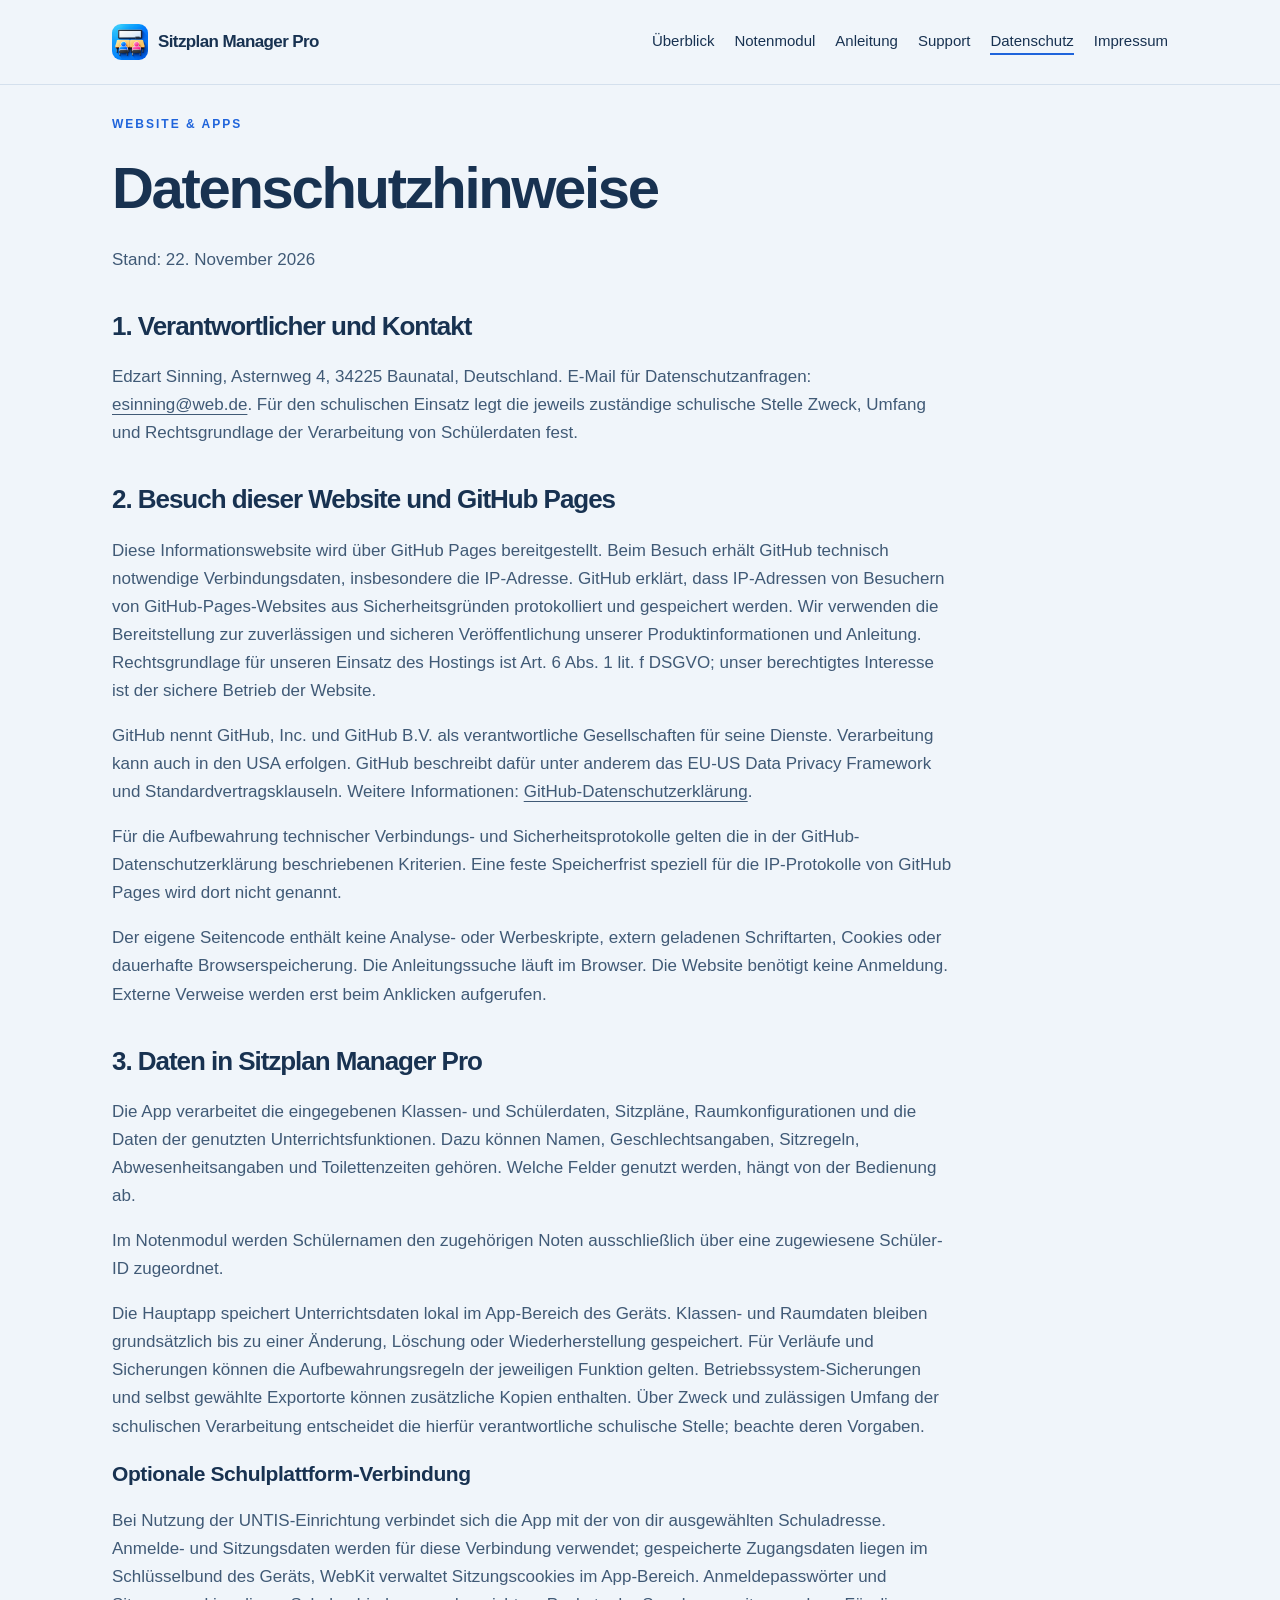
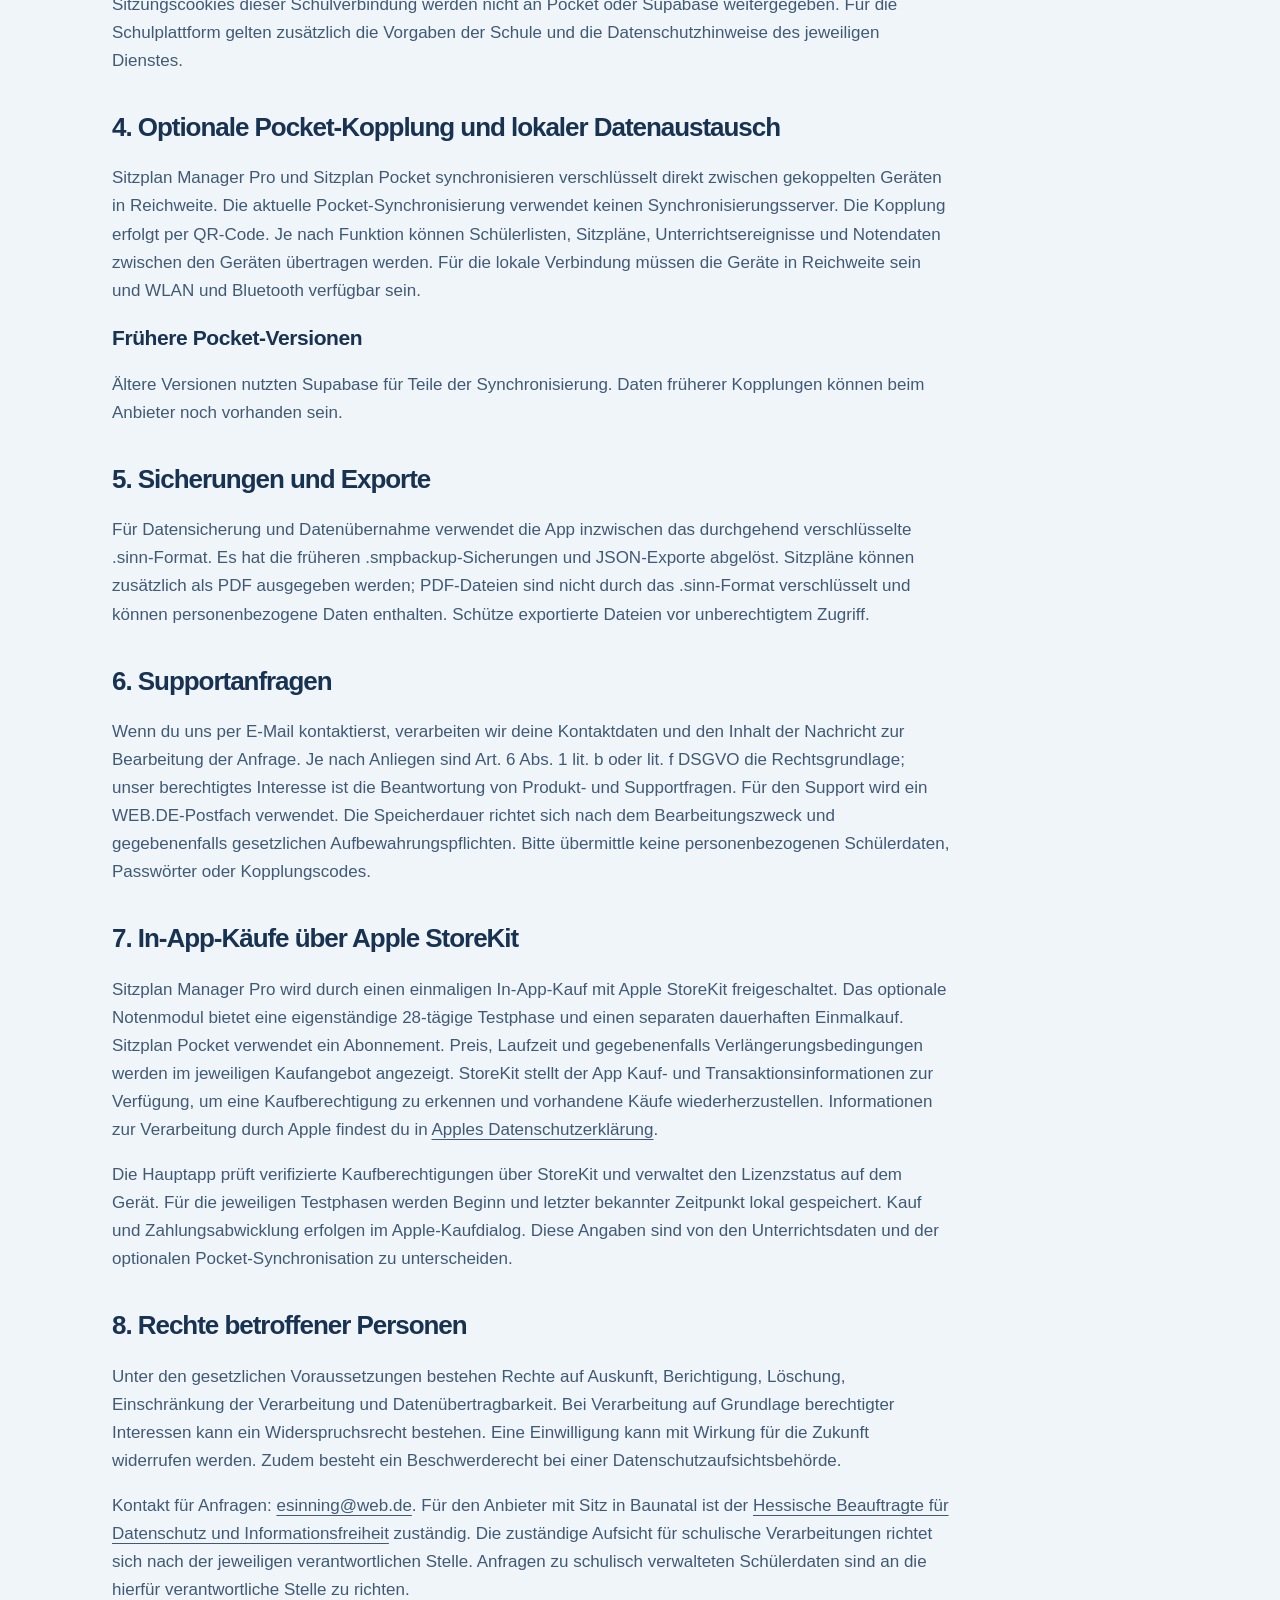
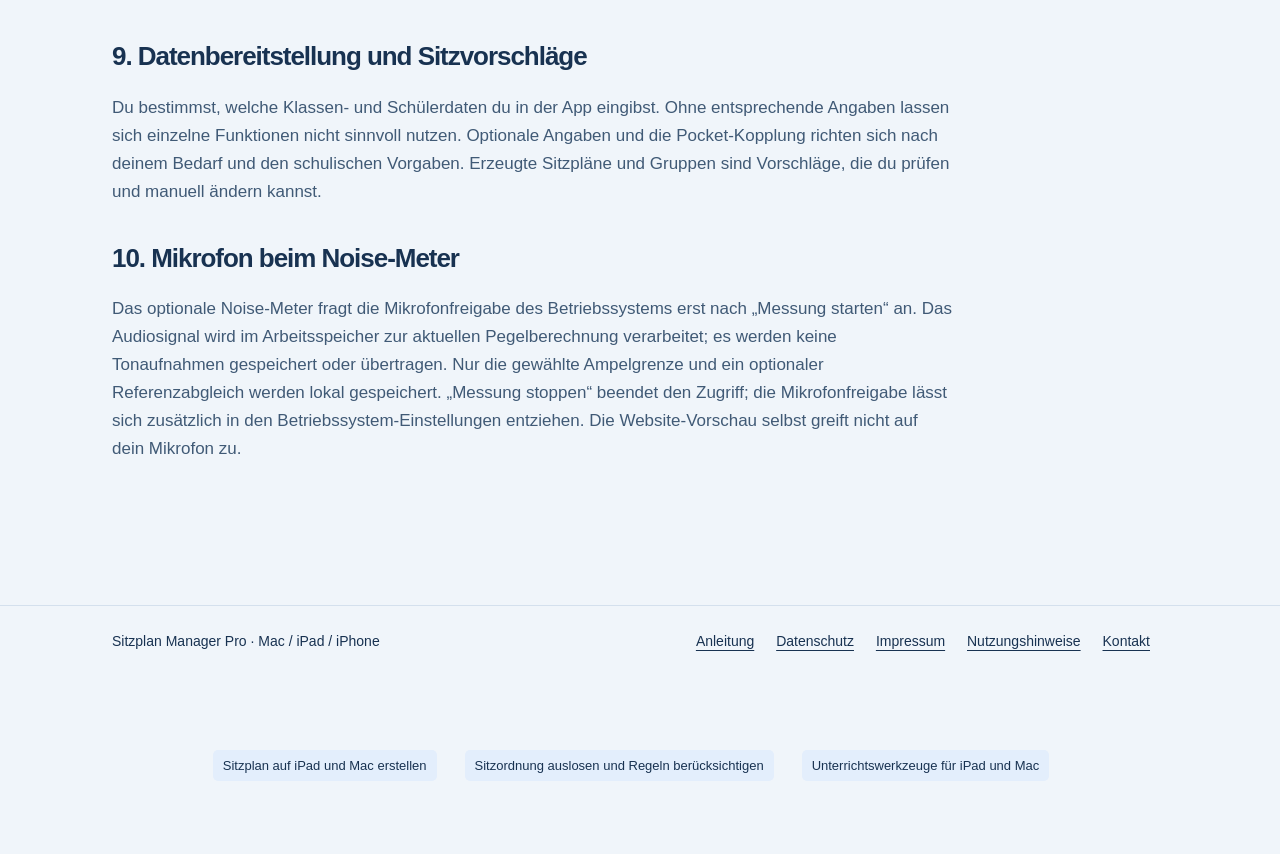
<file: datenschutz.html>
<!doctype html>
<html lang="de">
<head>
<meta charset="utf-8">
<meta name="viewport" content="width=device-width,initial-scale=1">
<meta name="description" content="Informationen zum Datenschutz in Sitzplan Manager Pro und Pocket: lokale Schülerlisten, direkte Übertragung, verschlüsselte Serverereignisse und Notenmodul.">
<title>Datenschutzhinweise | Sitzplan Manager Pro</title>
<link rel="stylesheet" href="style-blue-v2.css">
<link rel="icon" type="image/png" href="app-icon.png">

<link rel="canonical" href="https://edzartsinning-ui.github.io/sitzplan-manager-pro/datenschutz.html">
<meta property="og:type" content="website">
<meta property="og:locale" content="de_DE">
<meta property="og:site_name" content="Sitzplan Manager Pro">
<meta property="og:title" content="Datenschutzhinweise | Sitzplan Manager Pro">
<meta property="og:description" content="Informationen zum Datenschutz in Sitzplan Manager Pro und Pocket: lokale Schülerlisten, direkte Übertragung, verschlüsselte Serverereignisse und Notenmodul.">
<meta property="og:url" content="https://edzartsinning-ui.github.io/sitzplan-manager-pro/datenschutz.html">
<meta property="og:image" content="https://edzartsinning-ui.github.io/sitzplan-manager-pro/app-icon.png">
<meta property="og:image:alt" content="App-Symbol von Sitzplan Manager Pro">
<meta name="twitter:card" content="summary">
<script type="application/ld+json">
{
  "@context": "https://schema.org",
  "@graph": [
    {
      "@type": "WebSite",
      "@id": "https://edzartsinning-ui.github.io/sitzplan-manager-pro/#website",
      "name": "Sitzplan Manager Pro",
      "url": "https://edzartsinning-ui.github.io/sitzplan-manager-pro/",
      "inLanguage": "de-DE"
    },
    {
      "@type": "WebPage",
      "@id": "https://edzartsinning-ui.github.io/sitzplan-manager-pro/datenschutz.html#webpage",
      "url": "https://edzartsinning-ui.github.io/sitzplan-manager-pro/datenschutz.html",
      "name": "Datenschutzhinweise | Sitzplan Manager Pro",
      "description": "Informationen zum Datenschutz in Sitzplan Manager Pro und Pocket: lokale Schülerlisten, direkte Übertragung, verschlüsselte Serverereignisse und Notenmodul.",
      "inLanguage": "de-DE",
      "isPartOf": {
        "@id": "https://edzartsinning-ui.github.io/sitzplan-manager-pro/#website"
      }
    }
  ]
}
</script>
</head>
<body>
<a class="skip" href="#inhalt">Zum Inhalt</a>
<header>
<nav aria-label="Hauptnavigation">
<a class="brand" href="index.html">
<img class="brand-icon" src="app-icon.png" alt="" width="36" height="36">Sitzplan Manager Pro</a>
<div class="links">
<a href="index.html">Überblick</a>
<a href="notenmodul.html">Notenmodul</a>
<a href="anleitung.html">Anleitung</a>
<a href="support.html">Support</a>
<a href="datenschutz.html" aria-current="page">Datenschutz</a>
<a href="impressum.html">Impressum</a>
</div>
</nav>
</header>
<main id="inhalt" class="wrap">
<div class="page">
<span class="eyebrow">Website & Apps</span>
<h1>Datenschutzhinweise</h1>
<p>Stand: 22. November 2026</p>
<h2>1. Verantwortlicher und Kontakt</h2>
<p>Edzart Sinning, Asternweg 4, 34225 Baunatal, Deutschland. E-Mail für Datenschutzanfragen: <a href="mailto:esinning@web.de">esinning@web.de</a>. Für den schulischen Einsatz legt die jeweils zuständige schulische Stelle Zweck, Umfang und Rechtsgrundlage der Verarbeitung von Schülerdaten fest.</p>
<h2>2. Besuch dieser Website und GitHub Pages</h2>
<p>Diese Informationswebsite wird über GitHub Pages bereitgestellt. Beim Besuch erhält GitHub technisch notwendige Verbindungsdaten, insbesondere die IP-Adresse. GitHub erklärt, dass IP-Adressen von Besuchern von GitHub-Pages-Websites aus Sicherheitsgründen protokolliert und gespeichert werden. Wir verwenden die Bereitstellung zur zuverlässigen und sicheren Veröffentlichung unserer Produktinformationen und Anleitung. Rechtsgrundlage für unseren Einsatz des Hostings ist Art. 6 Abs. 1 lit. f DSGVO; unser berechtigtes Interesse ist der sichere Betrieb der Website.</p>
<p>GitHub nennt GitHub, Inc. und GitHub B.V. als verantwortliche Gesellschaften für seine Dienste. Verarbeitung kann auch in den USA erfolgen. GitHub beschreibt dafür unter anderem das EU-US Data Privacy Framework und Standardvertragsklauseln. Weitere Informationen: <a href="https://docs.github.com/en/site-policy/privacy-policies/github-general-privacy-statement">GitHub-Datenschutzerklärung</a>.</p>
<p>Für die Aufbewahrung technischer Verbindungs- und Sicherheitsprotokolle gelten die in der GitHub-Datenschutzerklärung beschriebenen Kriterien. Eine feste Speicherfrist speziell für die IP-Protokolle von GitHub Pages wird dort nicht genannt.</p>
<p>Der eigene Seitencode enthält keine Analyse- oder Werbeskripte, extern geladenen Schriftarten, Cookies oder dauerhafte Browserspeicherung. Die Anleitungssuche läuft im Browser. Die Website benötigt keine Anmeldung. Externe Verweise werden erst beim Anklicken aufgerufen.</p>
<h2>3. Daten in Sitzplan Manager Pro</h2>
<p>Die App verarbeitet die eingegebenen Klassen- und Schülerdaten, Sitzpläne, Raumkonfigurationen und die Daten der genutzten Unterrichtsfunktionen. Dazu können Namen, Geschlechtsangaben, Sitzregeln, Abwesenheitsangaben und Toilettenzeiten gehören. Welche Felder genutzt werden, hängt von der Bedienung ab.</p>
<p>Im Notenmodul werden Schülernamen den zugehörigen Noten ausschließlich über eine zugewiesene Schüler-ID zugeordnet.</p>
<p>Die Hauptapp speichert Unterrichtsdaten lokal im App-Bereich des Geräts. Klassen- und Raumdaten bleiben grundsätzlich bis zu einer Änderung, Löschung oder Wiederherstellung gespeichert. Für Verläufe und Sicherungen können die Aufbewahrungsregeln der jeweiligen Funktion gelten. Betriebssystem-Sicherungen und selbst gewählte Exportorte können zusätzliche Kopien enthalten. Über Zweck und zulässigen Umfang der schulischen Verarbeitung entscheidet die hierfür verantwortliche schulische Stelle; beachte deren Vorgaben.</p>
<h3>Optionale Schulplattform-Verbindung</h3>
<p>Bei Nutzung der UNTIS-Einrichtung verbindet sich die App mit der von dir ausgewählten Schuladresse. Anmelde- und Sitzungsdaten werden für diese Verbindung verwendet; gespeicherte Zugangsdaten liegen im Schlüsselbund des Geräts, WebKit verwaltet Sitzungscookies im App-Bereich. Anmeldepasswörter und Sitzungscookies dieser Schulverbindung werden nicht an Pocket oder Supabase weitergegeben. Für die Schulplattform gelten zusätzlich die Vorgaben der Schule und die Datenschutzhinweise des jeweiligen Dienstes.</p>
<h2 id="pocket-kopplung">4. Optionale Pocket-Kopplung und lokaler Datenaustausch</h2>
<p>Sitzplan Manager Pro und Sitzplan Pocket synchronisieren verschlüsselt direkt zwischen gekoppelten Geräten in Reichweite. Die aktuelle Pocket-Synchronisierung verwendet keinen Synchronisierungsserver. Die Kopplung erfolgt per QR-Code. Je nach Funktion können Schülerlisten, Sitzpläne, Unterrichtsereignisse und Notendaten zwischen den Geräten übertragen werden. Für die lokale Verbindung müssen die Geräte in Reichweite sein und WLAN und Bluetooth verfügbar sein.</p>
<h3>Frühere Pocket-Versionen</h3>
<p>Ältere Versionen nutzten Supabase für Teile der Synchronisierung. Daten früherer Kopplungen können beim Anbieter noch vorhanden sein.</p>

<h2>5. Sicherungen und Exporte</h2>
<p>Für Datensicherung und Datenübernahme verwendet die App inzwischen das durchgehend verschlüsselte .sinn-Format. Es hat die früheren .smpbackup-Sicherungen und JSON-Exporte abgelöst. Sitzpläne können zusätzlich als PDF ausgegeben werden; PDF-Dateien sind nicht durch das .sinn-Format verschlüsselt und können personenbezogene Daten enthalten. Schütze exportierte Dateien vor unberechtigtem Zugriff.</p>
<h2>6. Supportanfragen</h2>
<p>Wenn du uns per E-Mail kontaktierst, verarbeiten wir deine Kontaktdaten und den Inhalt der Nachricht zur Bearbeitung der Anfrage. Je nach Anliegen sind Art. 6 Abs. 1 lit. b oder lit. f DSGVO die Rechtsgrundlage; unser berechtigtes Interesse ist die Beantwortung von Produkt- und Supportfragen. Für den Support wird ein WEB.DE-Postfach verwendet. Die Speicherdauer richtet sich nach dem Bearbeitungszweck und gegebenenfalls gesetzlichen Aufbewahrungspflichten. Bitte übermittle keine personenbezogenen Schülerdaten, Passwörter oder Kopplungscodes.</p>
<h2>7. In-App-Käufe über Apple StoreKit</h2>
<p>Sitzplan Manager Pro wird durch einen einmaligen In-App-Kauf mit Apple StoreKit freigeschaltet. Das optionale Notenmodul bietet eine eigenständige 28-tägige Testphase und einen separaten dauerhaften Einmalkauf. Sitzplan Pocket verwendet ein Abonnement. Preis, Laufzeit und gegebenenfalls Verlängerungsbedingungen werden im jeweiligen Kaufangebot angezeigt. StoreKit stellt der App Kauf- und Transaktionsinformationen zur Verfügung, um eine Kaufberechtigung zu erkennen und vorhandene Käufe wiederherzustellen. Informationen zur Verarbeitung durch Apple findest du in <a href="https://www.apple.com/legal/privacy/de-ww/">Apples Datenschutzerklärung</a>.</p>
<p>Die Hauptapp prüft verifizierte Kaufberechtigungen über StoreKit und verwaltet den Lizenzstatus auf dem Gerät. Für die jeweiligen Testphasen werden Beginn und letzter bekannter Zeitpunkt lokal gespeichert. Kauf und Zahlungsabwicklung erfolgen im Apple-Kaufdialog. Diese Angaben sind von den Unterrichtsdaten und der optionalen Pocket-Synchronisation zu unterscheiden.</p>
<h2>8. Rechte betroffener Personen</h2>
<p>Unter den gesetzlichen Voraussetzungen bestehen Rechte auf Auskunft, Berichtigung, Löschung, Einschränkung der Verarbeitung und Datenübertragbarkeit. Bei Verarbeitung auf Grundlage berechtigter Interessen kann ein Widerspruchsrecht bestehen. Eine Einwilligung kann mit Wirkung für die Zukunft widerrufen werden. Zudem besteht ein Beschwerderecht bei einer Datenschutzaufsichtsbehörde.</p>
<p>Kontakt für Anfragen: <a href="mailto:esinning@web.de">esinning@web.de</a>. Für den Anbieter mit Sitz in Baunatal ist der <a href="https://datenschutz.hessen.de/service/beschwerde-uebermitteln">Hessische Beauftragte für Datenschutz und Informationsfreiheit</a> zuständig. Die zuständige Aufsicht für schulische Verarbeitungen richtet sich nach der jeweiligen verantwortlichen Stelle. Anfragen zu schulisch verwalteten Schülerdaten sind an die hierfür verantwortliche Stelle zu richten.</p>
<h2>9. Datenbereitstellung und Sitzvorschläge</h2>
<p>Du bestimmst, welche Klassen- und Schülerdaten du in der App eingibst. Ohne entsprechende Angaben lassen sich einzelne Funktionen nicht sinnvoll nutzen. Optionale Angaben und die Pocket-Kopplung richten sich nach deinem Bedarf und den schulischen Vorgaben. Erzeugte Sitzpläne und Gruppen sind Vorschläge, die du prüfen und manuell ändern kannst.</p>
<h2>10. Mikrofon beim Noise-Meter</h2>
<p>Das optionale Noise-Meter fragt die Mikrofonfreigabe des Betriebssystems erst nach „Messung starten“ an. Das Audiosignal wird im Arbeitsspeicher zur aktuellen Pegelberechnung verarbeitet; es werden keine Tonaufnahmen gespeichert oder übertragen. Nur die gewählte Ampelgrenze und ein optionaler Referenzabgleich werden lokal gespeichert. „Messung stoppen“ beendet den Zugriff; die Mikrofonfreigabe lässt sich zusätzlich in den Betriebssystem-Einstellungen entziehen. Die Website-Vorschau selbst greift nicht auf dein Mikrofon zu.</p>
</div>
</main>
<footer>
<div class="wrap">
<span>Sitzplan Manager Pro · Mac / iPad / iPhone</span>
<div>
<a href="anleitung.html">Anleitung</a>
<a href="datenschutz.html" aria-current="page">Datenschutz</a>
<a href="impressum.html">Impressum</a>
<a href="nutzung.html">Nutzungshinweise</a>
<a href="support.html">Kontakt</a>
</div>
</div>
<div class="wrap"><nav aria-label="Anwendungsbeispiele"><div class="toc"><a href="sitzplan-ipad-mac.html">Sitzplan auf iPad und Mac erstellen</a><a href="sitzordnung-auslosen.html">Sitzordnung auslosen und Regeln berücksichtigen</a><a href="unterrichtswerkzeuge.html">Unterrichtswerkzeuge für iPad und Mac</a></div></nav></div></footer>
</body>
</html>
</file>
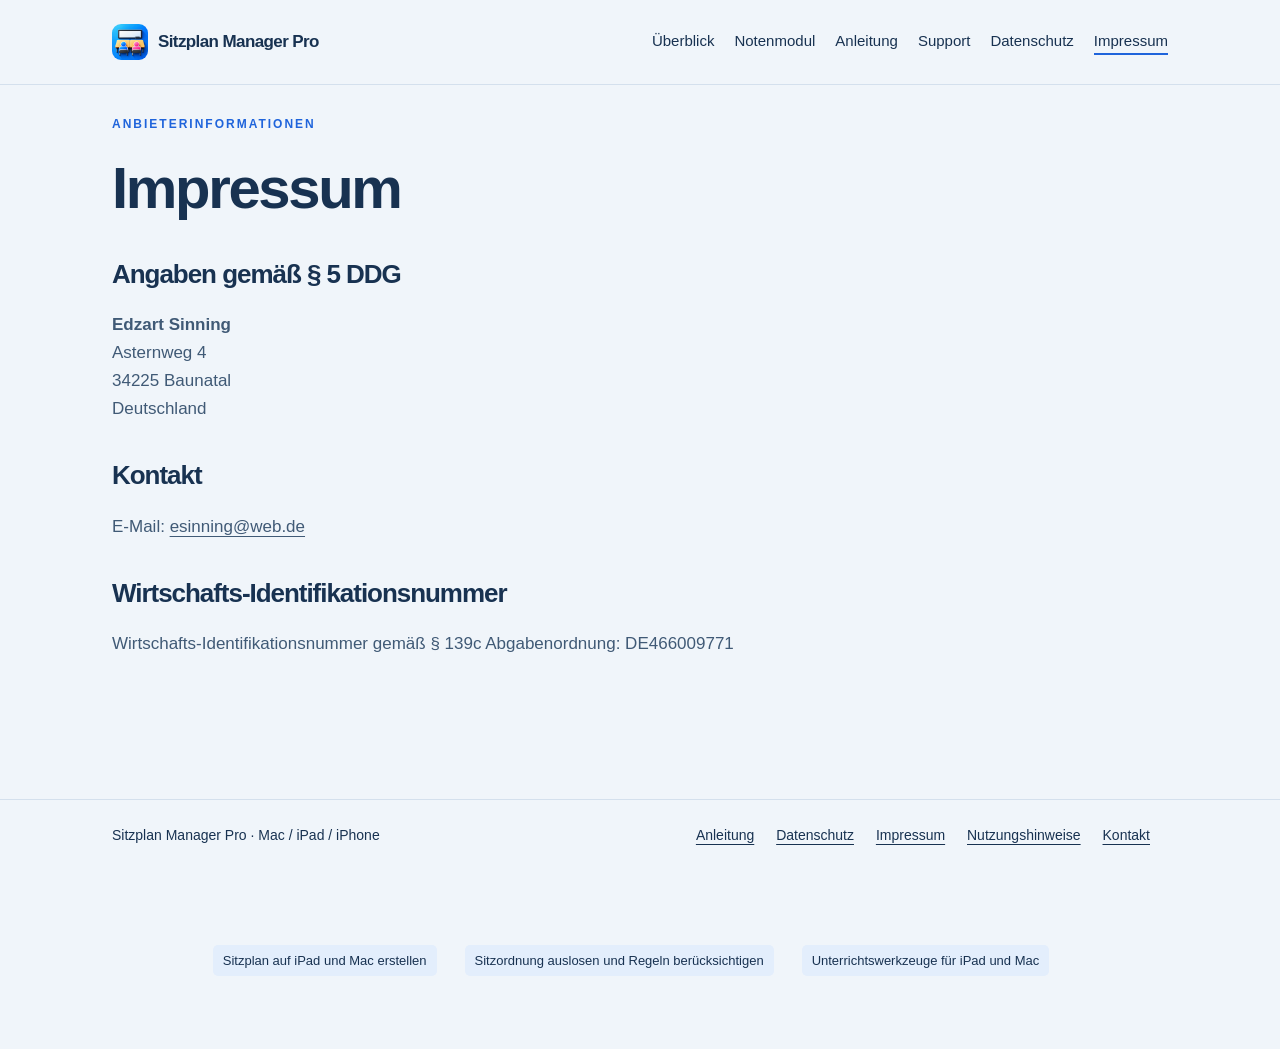
<file: impressum.html>
<!doctype html>
<html lang="de">
<head>
<meta charset="utf-8">
<meta name="viewport" content="width=device-width,initial-scale=1">
<meta name="description" content="Anbieterangaben und Kontakt zur Website und zur App Sitzplan Manager Pro.">
<title>Impressum | Sitzplan Manager Pro</title>
<link rel="stylesheet" href="style-blue-v2.css">
<link rel="icon" type="image/png" href="app-icon.png">

<link rel="canonical" href="https://edzartsinning-ui.github.io/sitzplan-manager-pro/impressum.html">
<meta property="og:type" content="website">
<meta property="og:locale" content="de_DE">
<meta property="og:site_name" content="Sitzplan Manager Pro">
<meta property="og:title" content="Impressum | Sitzplan Manager Pro">
<meta property="og:description" content="Anbieterangaben und Kontakt zur Website und zur App Sitzplan Manager Pro.">
<meta property="og:url" content="https://edzartsinning-ui.github.io/sitzplan-manager-pro/impressum.html">
<meta property="og:image" content="https://edzartsinning-ui.github.io/sitzplan-manager-pro/app-icon.png">
<meta property="og:image:alt" content="App-Symbol von Sitzplan Manager Pro">
<meta name="twitter:card" content="summary">
<script type="application/ld+json">
{
  "@context": "https://schema.org",
  "@graph": [
    {
      "@type": "WebSite",
      "@id": "https://edzartsinning-ui.github.io/sitzplan-manager-pro/#website",
      "name": "Sitzplan Manager Pro",
      "url": "https://edzartsinning-ui.github.io/sitzplan-manager-pro/",
      "inLanguage": "de-DE"
    },
    {
      "@type": "WebPage",
      "@id": "https://edzartsinning-ui.github.io/sitzplan-manager-pro/impressum.html#webpage",
      "url": "https://edzartsinning-ui.github.io/sitzplan-manager-pro/impressum.html",
      "name": "Impressum | Sitzplan Manager Pro",
      "description": "Anbieterangaben und Kontakt zur Website und zur App Sitzplan Manager Pro.",
      "inLanguage": "de-DE",
      "isPartOf": {
        "@id": "https://edzartsinning-ui.github.io/sitzplan-manager-pro/#website"
      }
    }
  ]
}
</script>
</head>
<body>
<a class="skip" href="#inhalt">Zum Inhalt</a>
<header>
<nav aria-label="Hauptnavigation">
<a class="brand" href="index.html">
<img class="brand-icon" src="app-icon.png" alt="" width="36" height="36">Sitzplan Manager Pro</a>
<div class="links">
<a href="index.html">Überblick</a>
<a href="notenmodul.html">Notenmodul</a>
<a href="anleitung.html">Anleitung</a>
<a href="support.html">Support</a>
<a href="datenschutz.html">Datenschutz</a>
<a href="impressum.html" aria-current="page">Impressum</a>
</div>
</nav>
</header>
<main id="inhalt" class="wrap">
<div class="page">
<span class="eyebrow">Anbieterinformationen</span>
<h1>Impressum</h1>
<h2>Angaben gemäß § 5 DDG</h2>
<p>
<strong>Edzart Sinning</strong>
<br>Asternweg 4<br>34225 Baunatal<br>Deutschland</p>
<h2>Kontakt</h2>
<p>E-Mail: <a href="mailto:esinning@web.de">esinning@web.de</a>
</p>
<h2>Wirtschafts-Identifikationsnummer</h2><p>Wirtschafts-Identifikationsnummer gemäß § 139c Abgabenordnung: DE466009771</p>
</div>
</main>
<footer>
<div class="wrap">
<span>Sitzplan Manager Pro · Mac / iPad / iPhone</span>
<div>
<a href="anleitung.html">Anleitung</a>
<a href="datenschutz.html">Datenschutz</a>
<a href="impressum.html" aria-current="page">Impressum</a>
<a href="nutzung.html">Nutzungshinweise</a>
<a href="support.html">Kontakt</a>
</div>
</div>
<div class="wrap"><nav aria-label="Anwendungsbeispiele"><div class="toc"><a href="sitzplan-ipad-mac.html">Sitzplan auf iPad und Mac erstellen</a><a href="sitzordnung-auslosen.html">Sitzordnung auslosen und Regeln berücksichtigen</a><a href="unterrichtswerkzeuge.html">Unterrichtswerkzeuge für iPad und Mac</a></div></nav></div></footer>
</body>
</html>
</file>
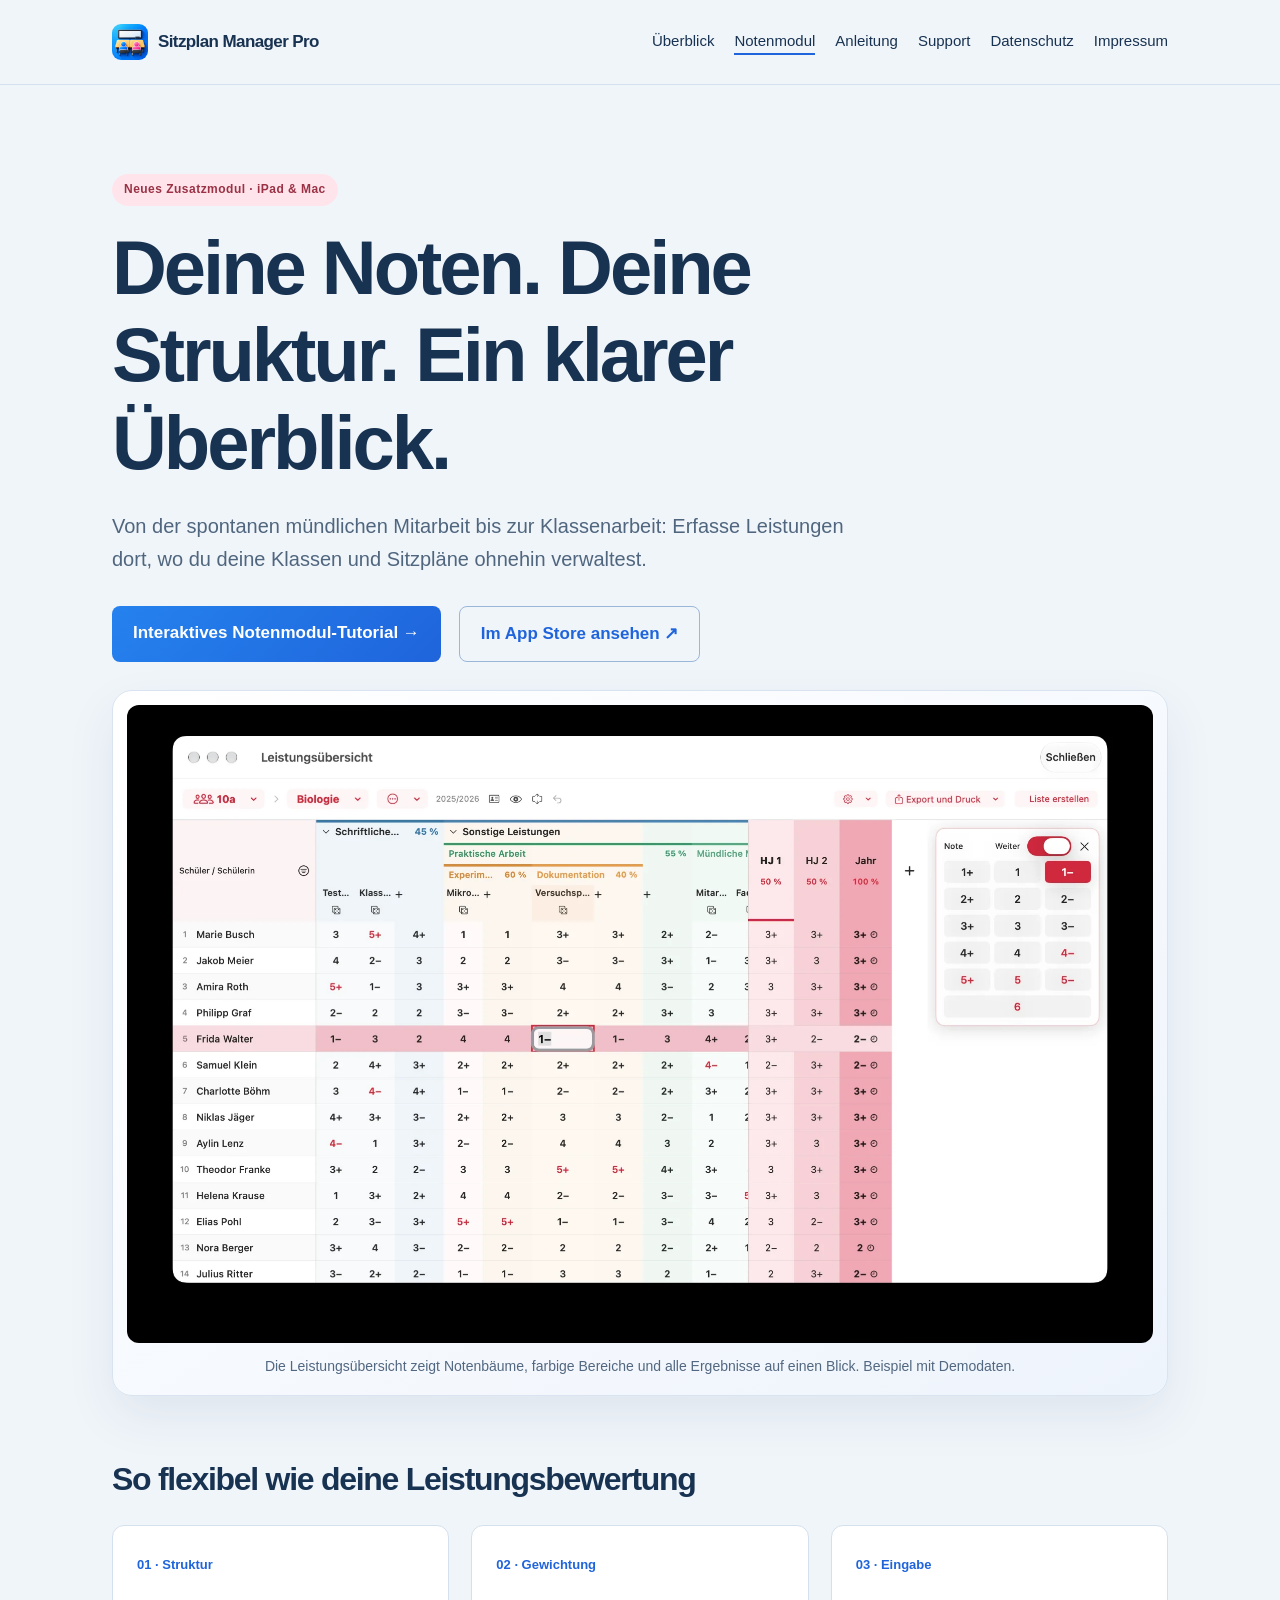
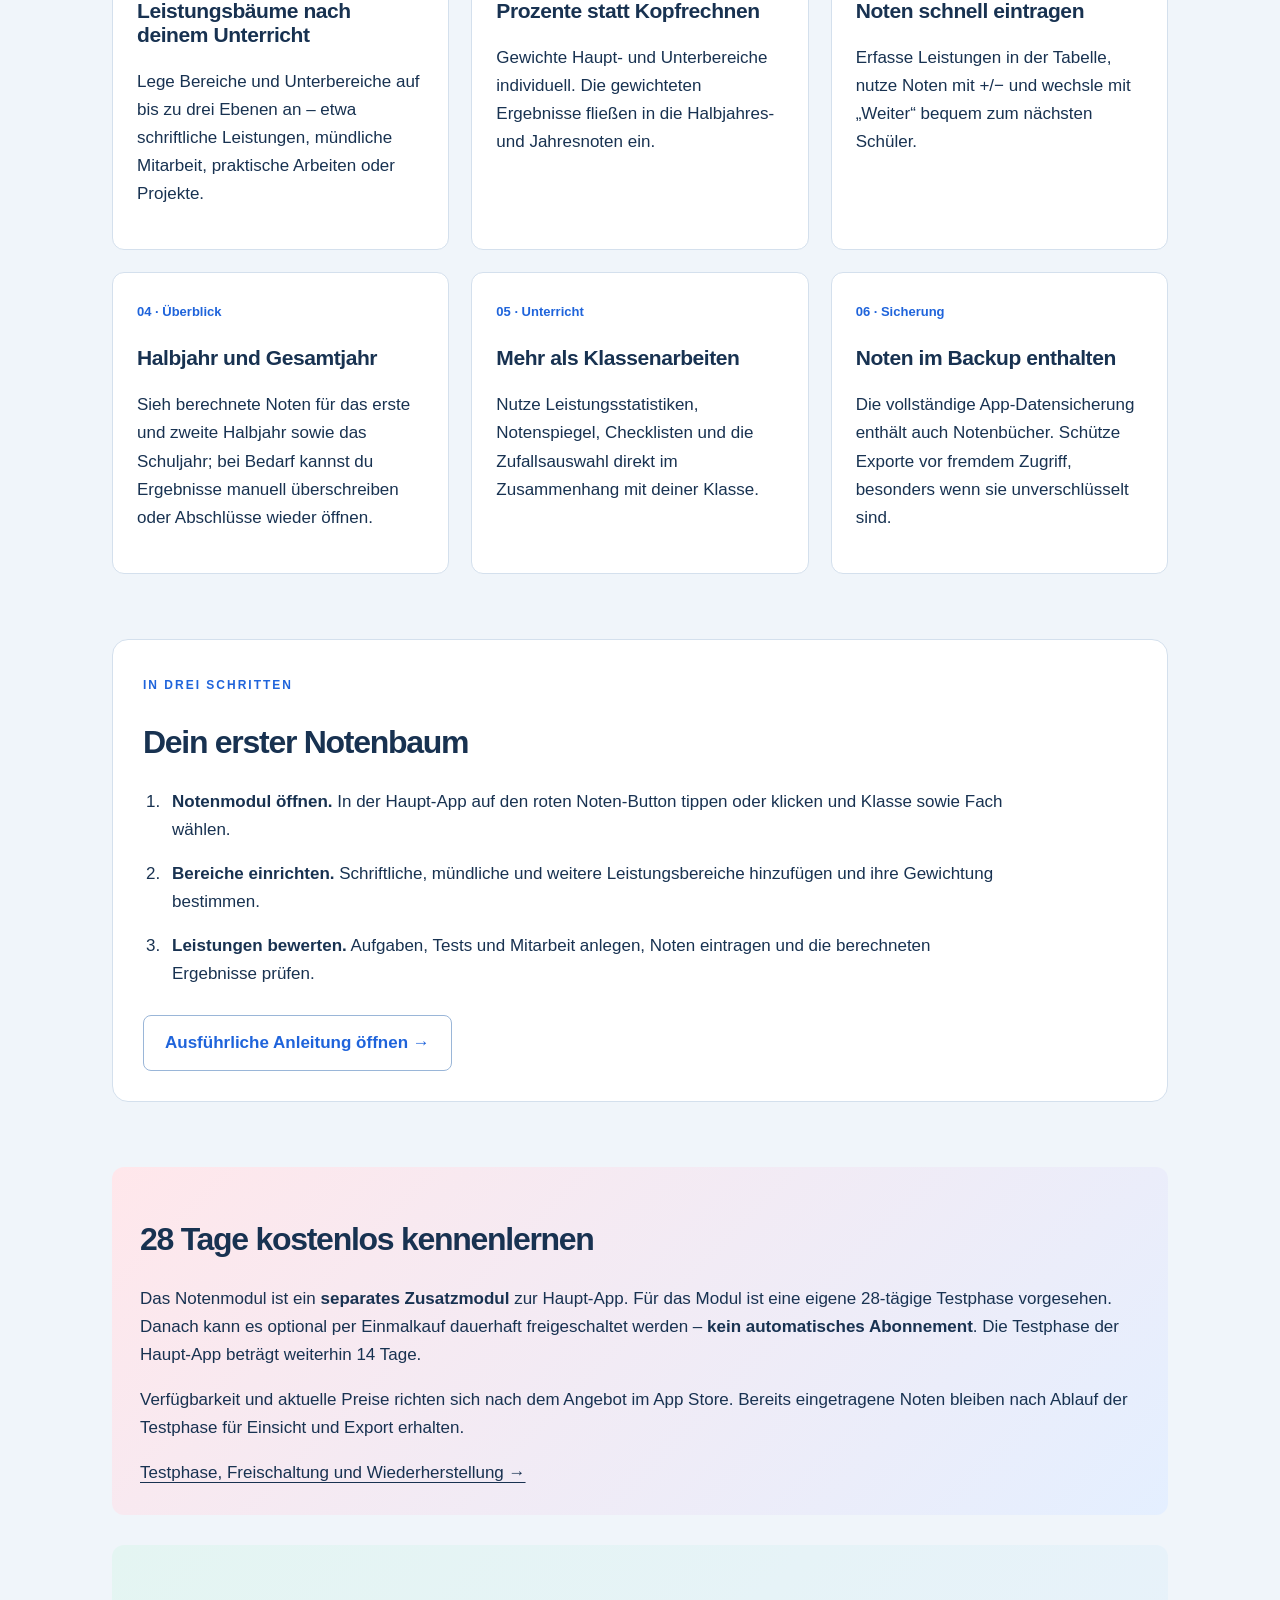
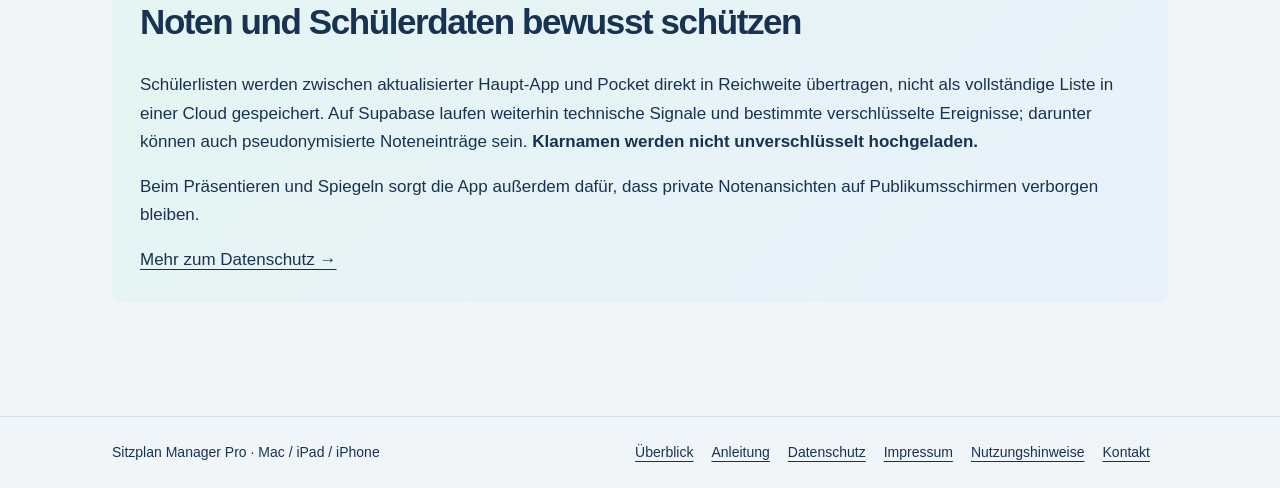
<file: notenmodul.html>
<!doctype html>
<html lang="de">
<head>
<meta charset="utf-8">
<meta name="viewport" content="width=device-width, initial-scale=1">
<meta name="description" content="Das neue Notenmodul für Sitzplan Manager Pro: Leistungen und Noten erfassen, drei Ebenen von Leistungsbereichen gewichten, Halbjahresnoten berechnen und Notenübersicht auf iPad und Mac verwalten.">
<title>Notenmodul für iPad &amp; Mac | Sitzplan Manager Pro</title>
<link rel="stylesheet" href="style-blue-v2.css">
<link rel="icon" type="image/png" href="app-icon.png">
<link rel="canonical" href="https://edzartsinning-ui.github.io/sitzplan-manager-pro/notenmodul.html">
<meta property="og:type" content="website">
<meta property="og:title" content="Notenmodul | Sitzplan Manager Pro">
<meta property="og:description" content="Notenbäume, Gewichtungen und Leistungsübersichten für Lehrkräfte – auf Mac und iPad.">
<meta property="og:image" content="https://edzartsinning-ui.github.io/sitzplan-manager-pro/notenmodul-leistungsuebersicht.webp">
<meta property="og:image:alt" content="Notenmodul mit gewichteten Leistungsbereichen und Halbjahresnoten">
</head>
<body>
<a class="skip" href="#inhalt">Zum Inhalt</a>
<header><nav aria-label="Hauptnavigation">
<a class="brand" href="index.html"><img class="brand-icon" src="app-icon.png" alt="" width="36" height="36">Sitzplan Manager Pro</a>
<div class="links"><a href="index.html">Überblick</a><a href="notenmodul.html" aria-current="page">Notenmodul</a><a href="anleitung.html">Anleitung</a><a href="support.html">Support</a><a href="datenschutz.html">Datenschutz</a><a href="impressum.html">Impressum</a></div>
</nav></header>
<main id="inhalt" class="wrap">
<section class="grade-hero">
  <span class="preview-badge grade-badge">Neues Zusatzmodul · iPad &amp; Mac</span>
  <h1>Deine Noten. Deine Struktur. Ein klarer Überblick.</h1>
  <p class="lead">Von der spontanen mündlichen Mitarbeit bis zur Klassenarbeit: Erfasse Leistungen dort, wo du deine Klassen und Sitzpläne ohnehin verwaltest.</p>
  <div class="grade-actions"><a class="btn" href="tutorial.html#noten">Interaktives Notenmodul-Tutorial →</a><a class="btn secondary" href="https://apps.apple.com/de/app/sitzplan-manager-pro/id6822172879" target="_blank" rel="noopener noreferrer">Im App Store ansehen ↗</a></div>
</section>
<figure class="grade-showcase">
  <a href="notenmodul-leistungsuebersicht.webp" target="_blank" rel="noopener noreferrer" aria-label="Screenshot groß öffnen"><img src="notenmodul-leistungsuebersicht.webp" width="2048" height="1274" decoding="async" alt="Notentabelle mit Schülerliste, frei gewichteten Bereichen, differenzierten Halbjahresnoten und schnellem Notenfeld"></a>
  <figcaption>Die Leistungsübersicht zeigt Notenbäume, farbige Bereiche und alle Ergebnisse auf einen Blick. Beispiel mit Demodaten.</figcaption>
</figure>
<section class="section" aria-labelledby="grade-why"><h2 id="grade-why">So flexibel wie deine Leistungsbewertung</h2>
<div class="grid">
<article class="card"><span class="number">01 · Struktur</span><h3>Leistungsbäume nach deinem Unterricht</h3><p>Lege Bereiche und Unterbereiche auf bis zu drei Ebenen an – etwa schriftliche Leistungen, mündliche Mitarbeit, praktische Arbeiten oder Projekte.</p></article>
<article class="card"><span class="number">02 · Gewichtung</span><h3>Prozente statt Kopfrechnen</h3><p>Gewichte Haupt- und Unterbereiche individuell. Die gewichteten Ergebnisse fließen in die Halbjahres- und Jahresnoten ein.</p></article>
<article class="card"><span class="number">03 · Eingabe</span><h3>Noten schnell eintragen</h3><p>Erfasse Leistungen in der Tabelle, nutze Noten mit +/− und wechsle mit „Weiter“ bequem zum nächsten Schüler.</p></article>
<article class="card"><span class="number">04 · Überblick</span><h3>Halbjahr und Gesamtjahr</h3><p>Sieh berechnete Noten für das erste und zweite Halbjahr sowie das Schuljahr; bei Bedarf kannst du Ergebnisse manuell überschreiben oder Abschlüsse wieder öffnen.</p></article>
<article class="card"><span class="number">05 · Unterricht</span><h3>Mehr als Klassenarbeiten</h3><p>Nutze Leistungsstatistiken, Notenspiegel, Checklisten und die Zufallsauswahl direkt im Zusammenhang mit deiner Klasse.</p></article>
<article class="card"><span class="number">06 · Sicherung</span><h3>Noten im Backup enthalten</h3><p>Die vollständige App-Datensicherung enthält auch Notenbücher. Schütze Exporte vor fremdem Zugriff, besonders wenn sie unverschlüsselt sind.</p></article>
</div></section>
<section class="section grade-step" aria-labelledby="grade-start"><span class="eyebrow">In drei Schritten</span><h2 id="grade-start">Dein erster Notenbaum</h2>
<ol class="steps"><li><strong>Notenmodul öffnen.</strong> In der Haupt-App auf den roten Noten-Button tippen oder klicken und Klasse sowie Fach wählen.</li><li><strong>Bereiche einrichten.</strong> Schriftliche, mündliche und weitere Leistungsbereiche hinzufügen und ihre Gewichtung bestimmen.</li><li><strong>Leistungen bewerten.</strong> Aufgaben, Tests und Mitarbeit anlegen, Noten eintragen und die berechneten Ergebnisse prüfen.</li></ol>
<a class="btn secondary" href="anleitung.html#kapitel-19">Ausführliche Anleitung öffnen →</a></section>
<section class="banner grade-offer"><h2>28 Tage kostenlos kennenlernen</h2><p>Das Notenmodul ist ein <strong>separates Zusatzmodul</strong> zur Haupt-App. Für das Modul ist eine eigene 28-tägige Testphase vorgesehen. Danach kann es optional per Einmalkauf dauerhaft freigeschaltet werden – <strong>kein automatisches Abonnement</strong>. Die Testphase der Haupt-App beträgt weiterhin 14 Tage.</p><p>Verfügbarkeit und aktuelle Preise richten sich nach dem Angebot im App Store. Bereits eingetragene Noten bleiben nach Ablauf der Testphase für Einsicht und Export erhalten.</p><a href="anleitung.html#kapitel-19">Testphase, Freischaltung und Wiederherstellung →</a></section>
<section class="banner privacy-highlight"><h2>Noten und Schülerdaten bewusst schützen</h2><p>Schülerlisten werden zwischen aktualisierter Haupt-App und Pocket direkt in Reichweite übertragen, nicht als vollständige Liste in einer Cloud gespeichert. Auf Supabase laufen weiterhin technische Signale und bestimmte verschlüsselte Ereignisse; darunter können auch pseudonymisierte Noteneinträge sein. <strong>Klarnamen werden nicht unverschlüsselt hochgeladen.</strong></p><p>Beim Präsentieren und Spiegeln sorgt die App außerdem dafür, dass private Notenansichten auf Publikumsschirmen verborgen bleiben.</p><a href="datenschutz.html#pocket-kopplung">Mehr zum Datenschutz →</a></section>
</main>
<footer><div class="wrap"><span>Sitzplan Manager Pro · Mac / iPad / iPhone</span><div><a href="index.html">Überblick</a><a href="anleitung.html">Anleitung</a><a href="datenschutz.html">Datenschutz</a><a href="impressum.html">Impressum</a><a href="nutzung.html">Nutzungshinweise</a><a href="support.html">Kontakt</a></div></div></footer>
</body></html>
</file>
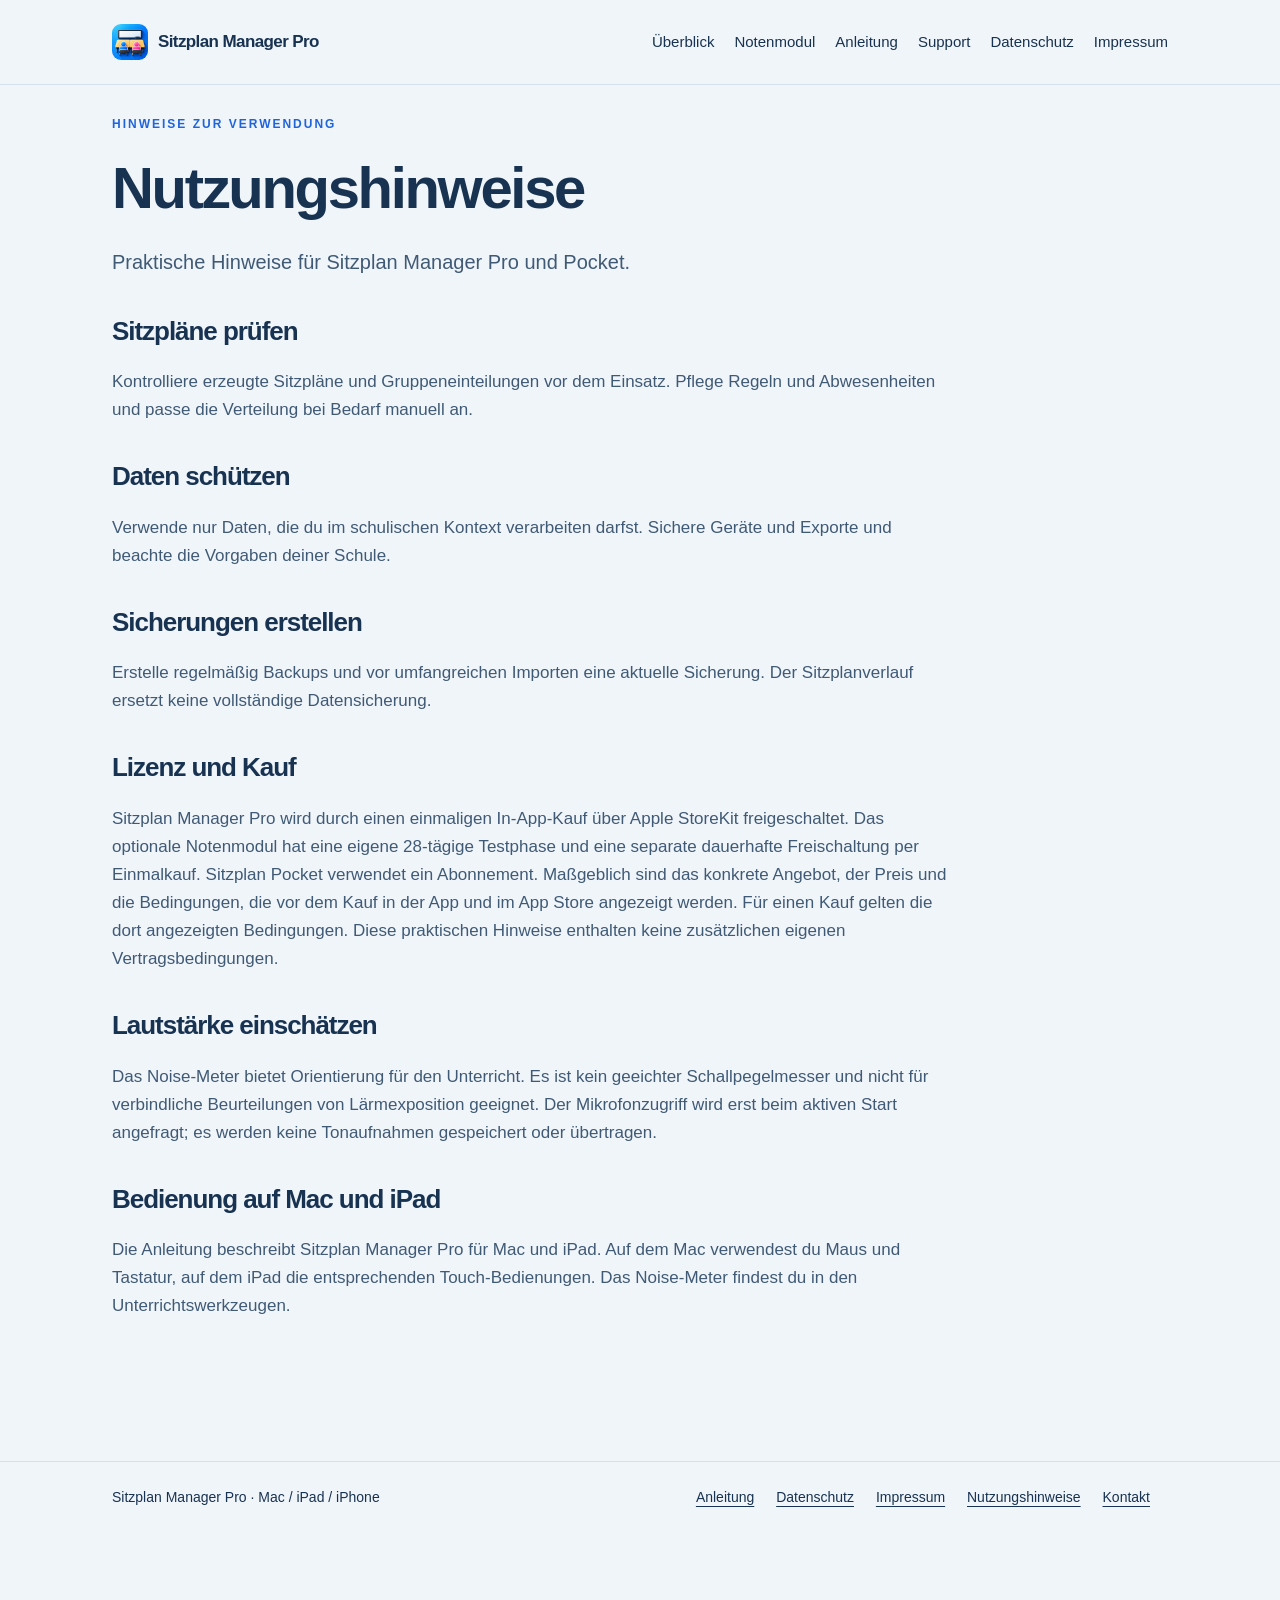
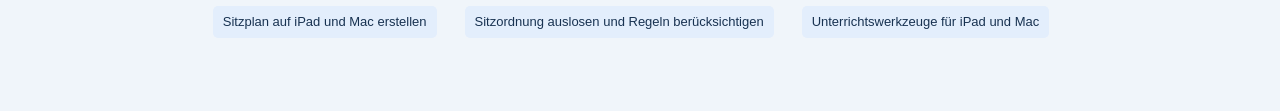
<file: nutzung.html>
<!doctype html>
<html lang="de">
<head>
<meta charset="utf-8">
<meta name="viewport" content="width=device-width,initial-scale=1">
<meta name="description" content="Nutzungshinweise zu Sitzplan Manager Pro, Schülerdaten, Sicherungen und den Unterrichtswerkzeugen.">
<title>Nutzungshinweise zur App | Sitzplan Manager Pro</title>
<link rel="stylesheet" href="style-blue-v2.css">
<link rel="icon" type="image/png" href="app-icon.png">

<link rel="canonical" href="https://edzartsinning-ui.github.io/sitzplan-manager-pro/nutzung.html">
<meta property="og:type" content="website">
<meta property="og:locale" content="de_DE">
<meta property="og:site_name" content="Sitzplan Manager Pro">
<meta property="og:title" content="Nutzungshinweise zur App | Sitzplan Manager Pro">
<meta property="og:description" content="Nutzungshinweise zu Sitzplan Manager Pro, Schülerdaten, Sicherungen und den Unterrichtswerkzeugen.">
<meta property="og:url" content="https://edzartsinning-ui.github.io/sitzplan-manager-pro/nutzung.html">
<meta property="og:image" content="https://edzartsinning-ui.github.io/sitzplan-manager-pro/app-icon.png">
<meta property="og:image:alt" content="App-Symbol von Sitzplan Manager Pro">
<meta name="twitter:card" content="summary">
<script type="application/ld+json">
{
  "@context": "https://schema.org",
  "@graph": [
    {
      "@type": "WebSite",
      "@id": "https://edzartsinning-ui.github.io/sitzplan-manager-pro/#website",
      "name": "Sitzplan Manager Pro",
      "url": "https://edzartsinning-ui.github.io/sitzplan-manager-pro/",
      "inLanguage": "de-DE"
    },
    {
      "@type": "WebPage",
      "@id": "https://edzartsinning-ui.github.io/sitzplan-manager-pro/nutzung.html#webpage",
      "url": "https://edzartsinning-ui.github.io/sitzplan-manager-pro/nutzung.html",
      "name": "Nutzungshinweise zur App | Sitzplan Manager Pro",
      "description": "Nutzungshinweise zu Sitzplan Manager Pro, Schülerdaten, Sicherungen und den Unterrichtswerkzeugen.",
      "inLanguage": "de-DE",
      "isPartOf": {
        "@id": "https://edzartsinning-ui.github.io/sitzplan-manager-pro/#website"
      }
    }
  ]
}
</script>
</head>
<body>
<a class="skip" href="#inhalt">Zum Inhalt</a>
<header>
<nav aria-label="Hauptnavigation">
<a class="brand" href="index.html">
<img class="brand-icon" src="app-icon.png" alt="" width="36" height="36">Sitzplan Manager Pro</a>
<div class="links">
<a href="index.html">Überblick</a>
<a href="notenmodul.html">Notenmodul</a>
<a href="anleitung.html">Anleitung</a>
<a href="support.html">Support</a>
<a href="datenschutz.html">Datenschutz</a>
<a href="impressum.html">Impressum</a>
</div>
</nav>
</header>
<main id="inhalt" class="wrap">
<div class="page">
<span class="eyebrow">Hinweise zur Verwendung</span>
<h1>Nutzungshinweise</h1>
<p class="lead">Praktische Hinweise für Sitzplan Manager Pro und Pocket.</p>
<h2>Sitzpläne prüfen</h2>
<p>Kontrolliere erzeugte Sitzpläne und Gruppeneinteilungen vor dem Einsatz. Pflege Regeln und Abwesenheiten und passe die Verteilung bei Bedarf manuell an.</p>
<h2>Daten schützen</h2>
<p>Verwende nur Daten, die du im schulischen Kontext verarbeiten darfst. Sichere Geräte und Exporte und beachte die Vorgaben deiner Schule.</p>
<h2>Sicherungen erstellen</h2>
<p>Erstelle regelmäßig Backups und vor umfangreichen Importen eine aktuelle Sicherung. Der Sitzplanverlauf ersetzt keine vollständige Datensicherung.</p>
<h2>Lizenz und Kauf</h2>
<p>Sitzplan Manager Pro wird durch einen einmaligen In-App-Kauf über Apple StoreKit freigeschaltet. Das optionale Notenmodul hat eine eigene 28-tägige Testphase und eine separate dauerhafte Freischaltung per Einmalkauf. Sitzplan Pocket verwendet ein Abonnement. Maßgeblich sind das konkrete Angebot, der Preis und die Bedingungen, die vor dem Kauf in der App und im App Store angezeigt werden. Für einen Kauf gelten die dort angezeigten Bedingungen. Diese praktischen Hinweise enthalten keine zusätzlichen eigenen Vertragsbedingungen.</p>
<h2>Lautstärke einschätzen</h2>
<p>Das Noise-Meter bietet Orientierung für den Unterricht. Es ist kein geeichter Schallpegelmesser und nicht für verbindliche Beurteilungen von Lärmexposition geeignet. Der Mikrofonzugriff wird erst beim aktiven Start angefragt; es werden keine Tonaufnahmen gespeichert oder übertragen.</p>
<h2>Bedienung auf Mac und iPad</h2>
<p>Die Anleitung beschreibt Sitzplan Manager Pro für Mac und iPad. Auf dem Mac verwendest du Maus und Tastatur, auf dem iPad die entsprechenden Touch-Bedienungen. Das Noise-Meter findest du in den Unterrichtswerkzeugen.</p>
</div>
</main>
<footer>
<div class="wrap">
<span>Sitzplan Manager Pro · Mac / iPad / iPhone</span>
<div>
<a href="anleitung.html">Anleitung</a>
<a href="datenschutz.html">Datenschutz</a>
<a href="impressum.html">Impressum</a>
<a href="nutzung.html">Nutzungshinweise</a>
<a href="support.html">Kontakt</a>
</div>
</div>
<div class="wrap"><nav aria-label="Anwendungsbeispiele"><div class="toc"><a href="sitzplan-ipad-mac.html">Sitzplan auf iPad und Mac erstellen</a><a href="sitzordnung-auslosen.html">Sitzordnung auslosen und Regeln berücksichtigen</a><a href="unterrichtswerkzeuge.html">Unterrichtswerkzeuge für iPad und Mac</a></div></nav></div></footer>
</body>
</html>
</file>
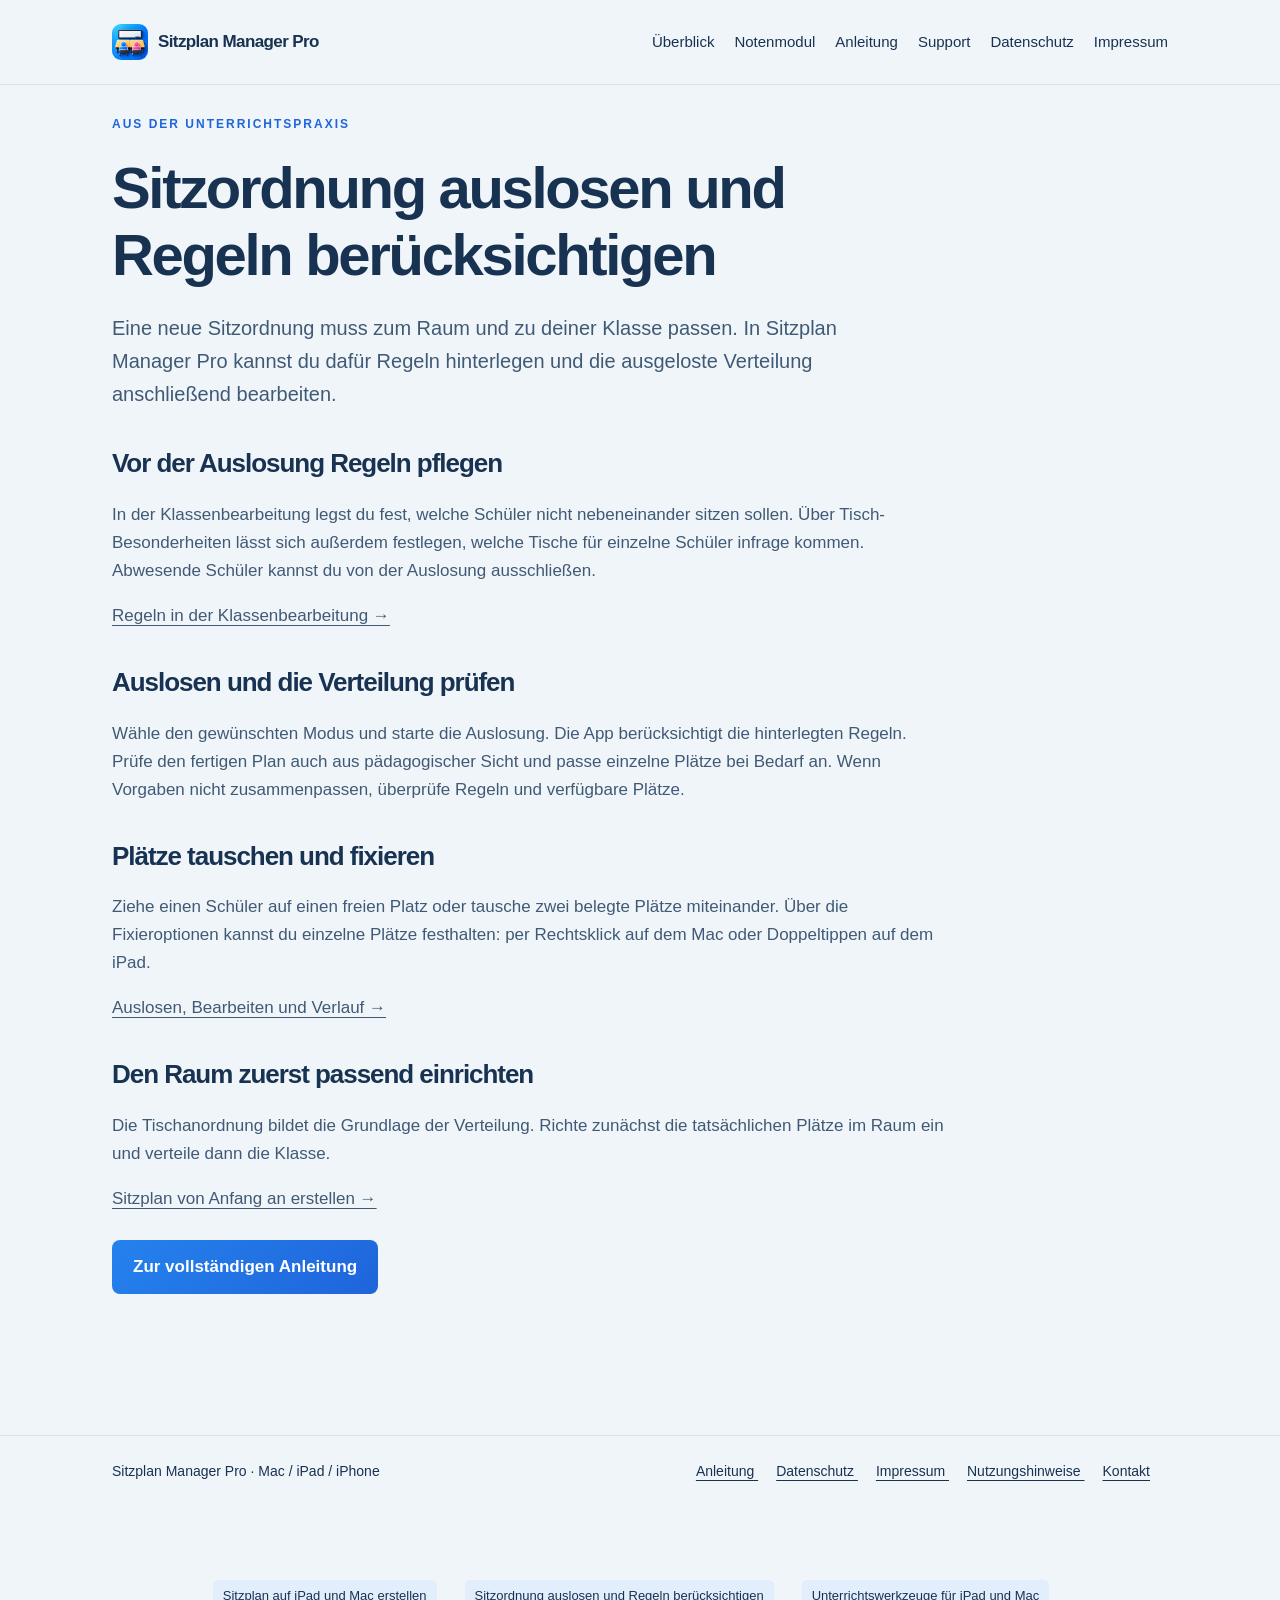
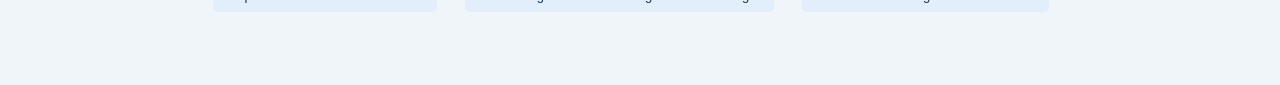
<file: sitzordnung-auslosen.html>
<!doctype html>
<html lang="de">
<head>
<meta charset="utf-8">
<meta name="viewport" content="width=device-width, initial-scale=1">
<meta name="description" content="Sitzplätze für die Klasse auslosen: Sitznachbarn ausschließen, geeignete Tische festlegen und einzelne Plätze auf iPad und Mac fixieren.">
<title>Sitzordnung auslosen und Regeln berücksichtigen | Sitzplan Manager Pro</title>
<link rel="stylesheet" href="style-blue-v2.css">
<link rel="icon" type="image/png" href="app-icon.png">

<link rel="canonical" href="https://edzartsinning-ui.github.io/sitzplan-manager-pro/sitzordnung-auslosen.html">
<meta property="og:type" content="website">
<meta property="og:locale" content="de_DE">
<meta property="og:site_name" content="Sitzplan Manager Pro">
<meta property="og:title" content="Sitzordnung auslosen und Regeln berücksichtigen | Sitzplan Manager Pro">
<meta property="og:description" content="Sitzplätze für die Klasse auslosen: Sitznachbarn ausschließen, geeignete Tische festlegen und einzelne Plätze auf iPad und Mac fixieren.">
<meta property="og:url" content="https://edzartsinning-ui.github.io/sitzplan-manager-pro/sitzordnung-auslosen.html">
<meta property="og:image" content="https://edzartsinning-ui.github.io/sitzplan-manager-pro/app-icon.png">
<meta property="og:image:alt" content="App-Symbol von Sitzplan Manager Pro">
<meta name="twitter:card" content="summary">
<script type="application/ld+json">
{
  "@context": "https://schema.org",
  "@graph": [
    {
      "@type": "WebSite",
      "@id": "https://edzartsinning-ui.github.io/sitzplan-manager-pro/#website",
      "name": "Sitzplan Manager Pro",
      "url": "https://edzartsinning-ui.github.io/sitzplan-manager-pro/",
      "inLanguage": "de-DE"
    },
    {
      "@type": "WebPage",
      "@id": "https://edzartsinning-ui.github.io/sitzplan-manager-pro/sitzordnung-auslosen.html#webpage",
      "url": "https://edzartsinning-ui.github.io/sitzplan-manager-pro/sitzordnung-auslosen.html",
      "name": "Sitzordnung auslosen und Regeln berücksichtigen | Sitzplan Manager Pro",
      "description": "Sitzplätze für die Klasse auslosen: Sitznachbarn ausschließen, geeignete Tische festlegen und einzelne Plätze auf iPad und Mac fixieren.",
      "inLanguage": "de-DE",
      "isPartOf": {
        "@id": "https://edzartsinning-ui.github.io/sitzplan-manager-pro/#website"
      }
    }
  ]
}
</script>
</head>
<body>
<a class="skip" href="#inhalt">Zum Inhalt</a>
<header>
<nav aria-label="Hauptnavigation">
<a class="brand" href="index.html">
<img
        class="brand-icon"
        src="app-icon.png"
        alt=""
        width="36"
        height="36">
      Sitzplan Manager Pro
    </a>
<div class="links">
<a href="index.html">Überblick</a>
<a href="notenmodul.html">Notenmodul</a>
<a href="anleitung.html">Anleitung</a>
<a href="support.html">Support</a>
<a href="datenschutz.html">Datenschutz</a>
<a href="impressum.html">Impressum</a>
</div>
</nav>
</header>
<main id="inhalt" class="wrap"><article class="page"><span class="eyebrow">Aus der Unterrichtspraxis</span><h1>Sitzordnung auslosen und Regeln berücksichtigen</h1><p class="lead">Eine neue Sitzordnung muss zum Raum und zu deiner Klasse passen. In Sitzplan Manager Pro kannst du dafür Regeln hinterlegen und die ausgeloste Verteilung anschließend bearbeiten.</p><h2>Vor der Auslosung Regeln pflegen</h2><p>In der Klassenbearbeitung legst du fest, welche Schüler nicht nebeneinander sitzen sollen. Über Tisch-Besonderheiten lässt sich außerdem festlegen, welche Tische für einzelne Schüler infrage kommen. Abwesende Schüler kannst du von der Auslosung ausschließen.</p><p><a href="anleitung.html#kapitel-1">Regeln in der Klassenbearbeitung →</a></p><h2>Auslosen und die Verteilung prüfen</h2><p>Wähle den gewünschten Modus und starte die Auslosung. Die App berücksichtigt die hinterlegten Regeln. Prüfe den fertigen Plan auch aus pädagogischer Sicht und passe einzelne Plätze bei Bedarf an. Wenn Vorgaben nicht zusammenpassen, überprüfe Regeln und verfügbare Plätze.</p><h2>Plätze tauschen und fixieren</h2><p>Ziehe einen Schüler auf einen freien Platz oder tausche zwei belegte Plätze miteinander. Über die Fixieroptionen kannst du einzelne Plätze festhalten: per Rechtsklick auf dem Mac oder Doppeltippen auf dem iPad.</p><p><a href="anleitung.html#kapitel-3">Auslosen, Bearbeiten und Verlauf →</a></p><h2>Den Raum zuerst passend einrichten</h2><p>Die Tischanordnung bildet die Grundlage der Verteilung. Richte zunächst die tatsächlichen Plätze im Raum ein und verteile dann die Klasse.</p><p><a href="sitzplan-ipad-mac.html">Sitzplan von Anfang an erstellen →</a></p><p><a class="btn" href="anleitung.html">Zur vollständigen Anleitung</a></p></article></main>
<!-- FOOTER -->
<footer>
<div class="wrap">
<span>
      Sitzplan Manager Pro · Mac / iPad / iPhone
    </span>
<div>
<a href="anleitung.html">
        Anleitung
      </a>
<a href="datenschutz.html">
        Datenschutz
      </a>
<a href="impressum.html">
        Impressum
      </a>
<a href="nutzung.html">
        Nutzungshinweise
      </a>
<a href="support.html">
        Kontakt
      </a>
</div>
</div>
<div class="wrap"><nav aria-label="Anwendungsbeispiele"><div class="toc"><a href="sitzplan-ipad-mac.html">Sitzplan auf iPad und Mac erstellen</a><a href="sitzordnung-auslosen.html">Sitzordnung auslosen und Regeln berücksichtigen</a><a href="unterrichtswerkzeuge.html">Unterrichtswerkzeuge für iPad und Mac</a></div></nav></div></footer>
</body>
</html>
</file>
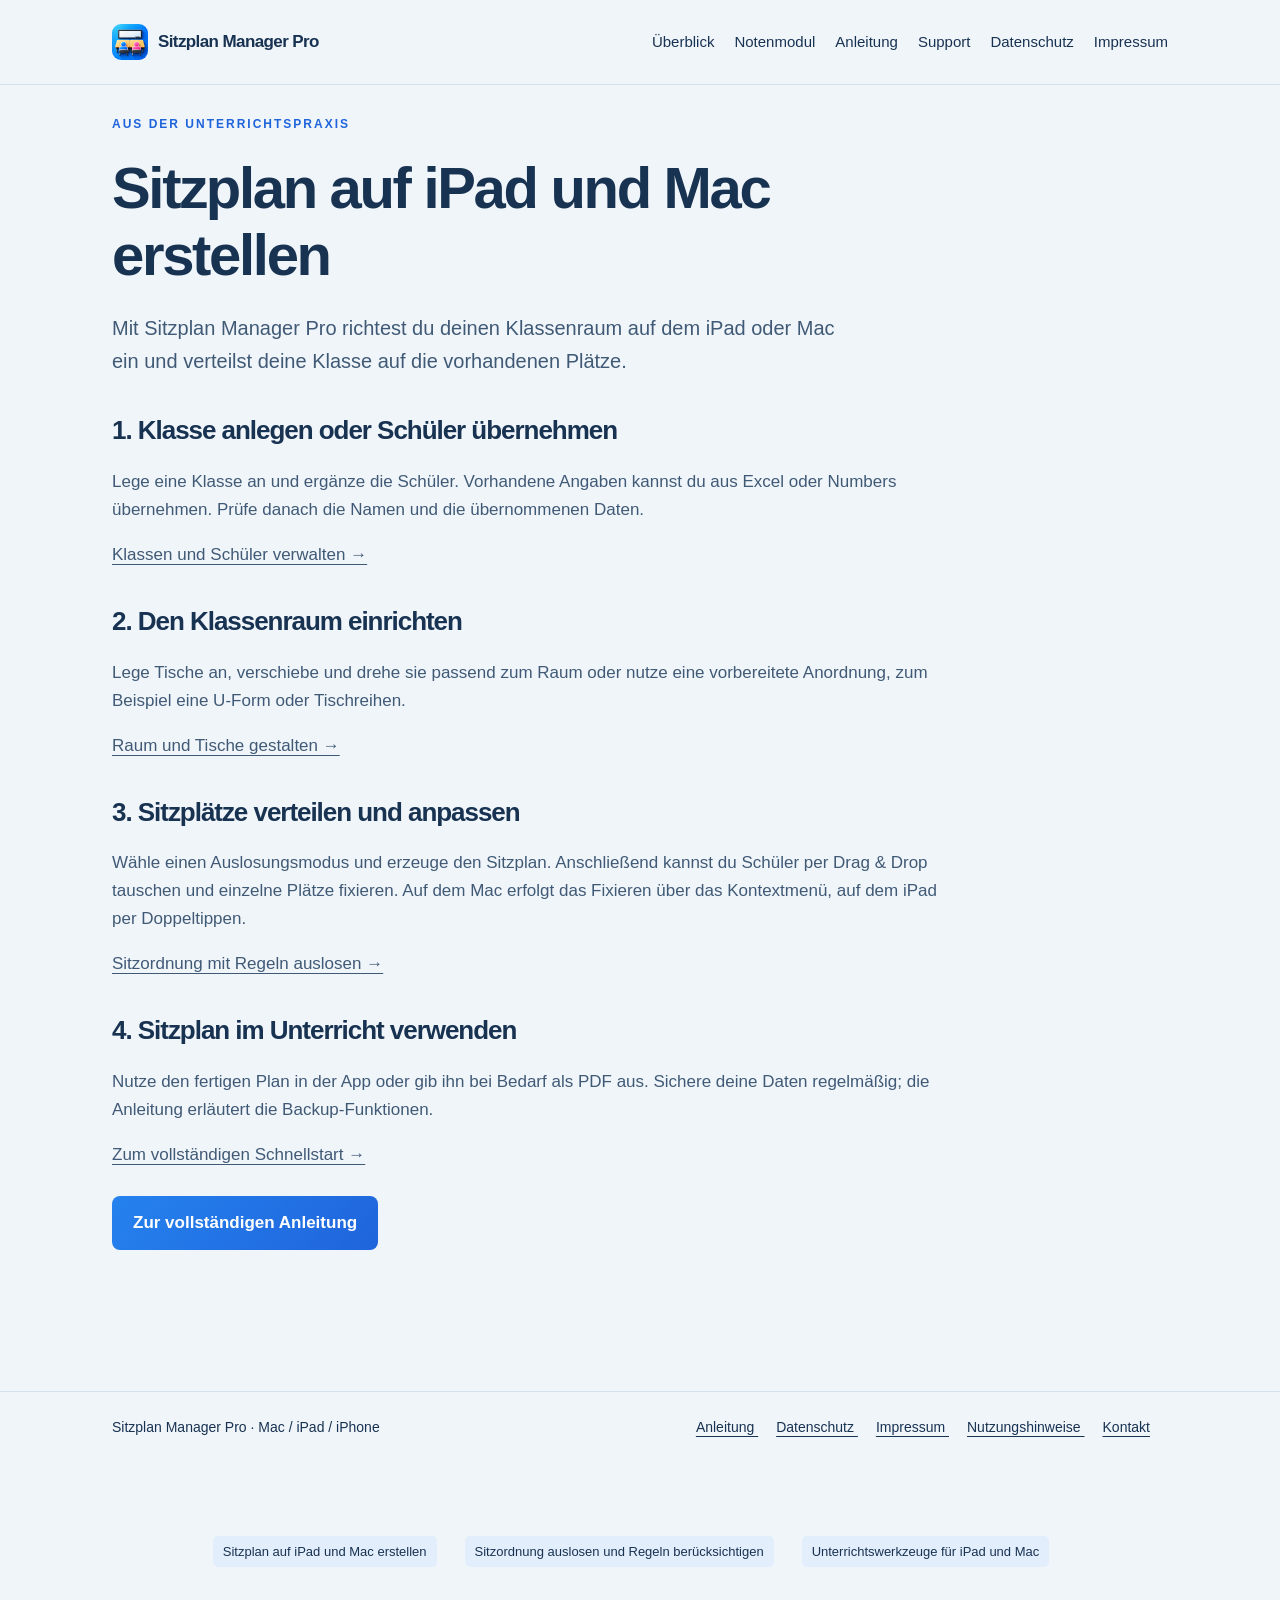
<file: sitzplan-ipad-mac.html>
<!doctype html>
<html lang="de">
<head>
<meta charset="utf-8">
<meta name="viewport" content="width=device-width, initial-scale=1">
<meta name="description" content="So entsteht ein Sitzplan für deine Klasse: Schüler übernehmen, den Klassenraum einrichten, Plätze verteilen und den Plan als PDF ausgeben.">
<title>Sitzplan auf iPad und Mac erstellen | Sitzplan Manager Pro</title>
<link rel="stylesheet" href="style-blue-v2.css">
<link rel="icon" type="image/png" href="app-icon.png">

<link rel="canonical" href="https://edzartsinning-ui.github.io/sitzplan-manager-pro/sitzplan-ipad-mac.html">
<meta property="og:type" content="website">
<meta property="og:locale" content="de_DE">
<meta property="og:site_name" content="Sitzplan Manager Pro">
<meta property="og:title" content="Sitzplan auf iPad und Mac erstellen | Sitzplan Manager Pro">
<meta property="og:description" content="So entsteht ein Sitzplan für deine Klasse: Schüler übernehmen, den Klassenraum einrichten, Plätze verteilen und den Plan als PDF ausgeben.">
<meta property="og:url" content="https://edzartsinning-ui.github.io/sitzplan-manager-pro/sitzplan-ipad-mac.html">
<meta property="og:image" content="https://edzartsinning-ui.github.io/sitzplan-manager-pro/app-icon.png">
<meta property="og:image:alt" content="App-Symbol von Sitzplan Manager Pro">
<meta name="twitter:card" content="summary">
<script type="application/ld+json">
{
  "@context": "https://schema.org",
  "@graph": [
    {
      "@type": "WebSite",
      "@id": "https://edzartsinning-ui.github.io/sitzplan-manager-pro/#website",
      "name": "Sitzplan Manager Pro",
      "url": "https://edzartsinning-ui.github.io/sitzplan-manager-pro/",
      "inLanguage": "de-DE"
    },
    {
      "@type": "WebPage",
      "@id": "https://edzartsinning-ui.github.io/sitzplan-manager-pro/sitzplan-ipad-mac.html#webpage",
      "url": "https://edzartsinning-ui.github.io/sitzplan-manager-pro/sitzplan-ipad-mac.html",
      "name": "Sitzplan auf iPad und Mac erstellen | Sitzplan Manager Pro",
      "description": "So entsteht ein Sitzplan für deine Klasse: Schüler übernehmen, den Klassenraum einrichten, Plätze verteilen und den Plan als PDF ausgeben.",
      "inLanguage": "de-DE",
      "isPartOf": {
        "@id": "https://edzartsinning-ui.github.io/sitzplan-manager-pro/#website"
      }
    }
  ]
}
</script>
</head>
<body>
<a class="skip" href="#inhalt">Zum Inhalt</a>
<header>
<nav aria-label="Hauptnavigation">
<a class="brand" href="index.html">
<img
        class="brand-icon"
        src="app-icon.png"
        alt=""
        width="36"
        height="36">
      Sitzplan Manager Pro
    </a>
<div class="links">
<a href="index.html">Überblick</a>
<a href="notenmodul.html">Notenmodul</a>
<a href="anleitung.html">Anleitung</a>
<a href="support.html">Support</a>
<a href="datenschutz.html">Datenschutz</a>
<a href="impressum.html">Impressum</a>
</div>
</nav>
</header>
<main id="inhalt" class="wrap"><article class="page"><span class="eyebrow">Aus der Unterrichtspraxis</span><h1>Sitzplan auf iPad und Mac erstellen</h1><p class="lead">Mit Sitzplan Manager Pro richtest du deinen Klassenraum auf dem iPad oder Mac ein und verteilst deine Klasse auf die vorhandenen Plätze.</p><h2>1. Klasse anlegen oder Schüler übernehmen</h2><p>Lege eine Klasse an und ergänze die Schüler. Vorhandene Angaben kannst du aus Excel oder Numbers übernehmen. Prüfe danach die Namen und die übernommenen Daten.</p><p><a href="anleitung.html#kapitel-1">Klassen und Schüler verwalten →</a></p><h2>2. Den Klassenraum einrichten</h2><p>Lege Tische an, verschiebe und drehe sie passend zum Raum oder nutze eine vorbereitete Anordnung, zum Beispiel eine U-Form oder Tischreihen.</p><p><a href="anleitung.html#kapitel-2">Raum und Tische gestalten →</a></p><h2>3. Sitzplätze verteilen und anpassen</h2><p>Wähle einen Auslosungsmodus und erzeuge den Sitzplan. Anschließend kannst du Schüler per Drag &amp; Drop tauschen und einzelne Plätze fixieren. Auf dem Mac erfolgt das Fixieren über das Kontextmenü, auf dem iPad per Doppeltippen.</p><p><a href="sitzordnung-auslosen.html">Sitzordnung mit Regeln auslosen →</a></p><h2>4. Sitzplan im Unterricht verwenden</h2><p>Nutze den fertigen Plan in der App oder gib ihn bei Bedarf als PDF aus. Sichere deine Daten regelmäßig; die Anleitung erläutert die Backup-Funktionen.</p><p><a href="anleitung.html#kapitel-0">Zum vollständigen Schnellstart →</a></p><p><a class="btn" href="anleitung.html">Zur vollständigen Anleitung</a></p></article></main>
<!-- FOOTER -->
<footer>
<div class="wrap">
<span>
      Sitzplan Manager Pro · Mac / iPad / iPhone
    </span>
<div>
<a href="anleitung.html">
        Anleitung
      </a>
<a href="datenschutz.html">
        Datenschutz
      </a>
<a href="impressum.html">
        Impressum
      </a>
<a href="nutzung.html">
        Nutzungshinweise
      </a>
<a href="support.html">
        Kontakt
      </a>
</div>
</div>
<div class="wrap"><nav aria-label="Anwendungsbeispiele"><div class="toc"><a href="sitzplan-ipad-mac.html">Sitzplan auf iPad und Mac erstellen</a><a href="sitzordnung-auslosen.html">Sitzordnung auslosen und Regeln berücksichtigen</a><a href="unterrichtswerkzeuge.html">Unterrichtswerkzeuge für iPad und Mac</a></div></nav></div></footer>
</body>
</html>
</file>
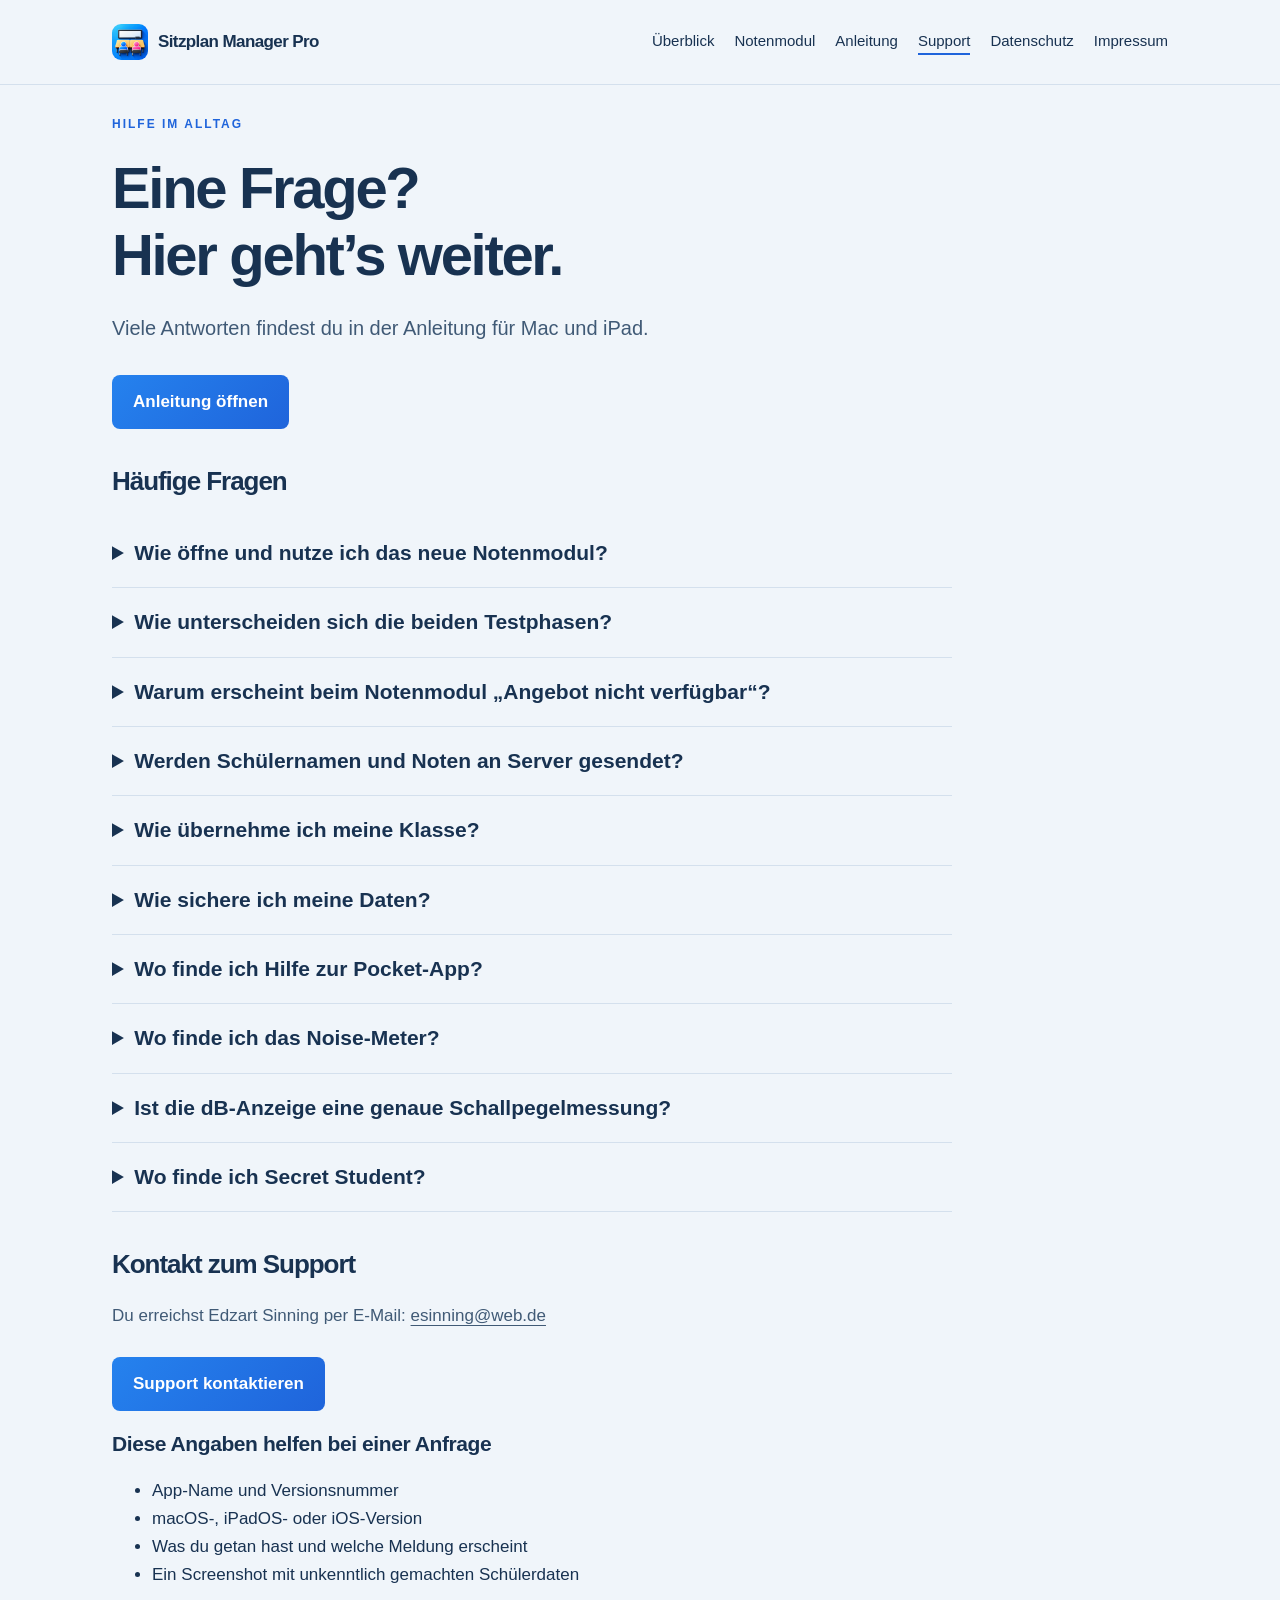
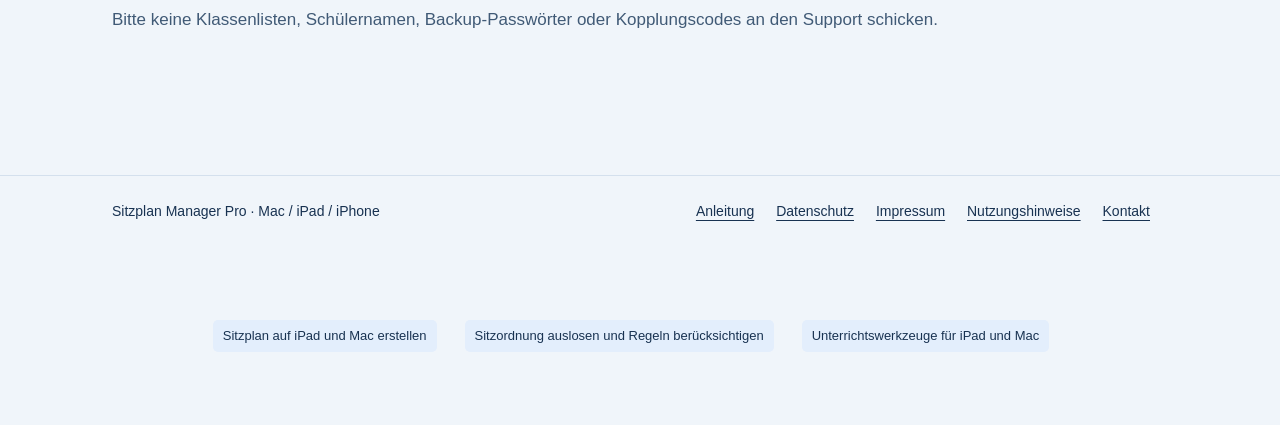
<file: support.html>
<!doctype html>
<html lang="de">
<head>
<meta charset="utf-8">
<meta name="viewport" content="width=device-width,initial-scale=1">
<meta name="description" content="Antworten zu Sitzplan Manager Pro: Einrichtung, Lizenz, Pocket und Datensicherung. Häufige Fragen und direkter Kontakt zum Support.">
<title>Hilfe und Kontakt zur Sitzplan-App | Sitzplan Manager Pro</title>
<link rel="stylesheet" href="style-blue-v2.css">
<link rel="icon" type="image/png" href="app-icon.png">

<link rel="canonical" href="https://edzartsinning-ui.github.io/sitzplan-manager-pro/support.html">
<meta property="og:type" content="website">
<meta property="og:locale" content="de_DE">
<meta property="og:site_name" content="Sitzplan Manager Pro">
<meta property="og:title" content="Hilfe und Kontakt zur Sitzplan-App | Sitzplan Manager Pro">
<meta property="og:description" content="Antworten zu Sitzplan Manager Pro: Einrichtung, Lizenz, Pocket und Datensicherung. Häufige Fragen und direkter Kontakt zum Support.">
<meta property="og:url" content="https://edzartsinning-ui.github.io/sitzplan-manager-pro/support.html">
<meta property="og:image" content="https://edzartsinning-ui.github.io/sitzplan-manager-pro/app-icon.png">
<meta property="og:image:alt" content="App-Symbol von Sitzplan Manager Pro">
<meta name="twitter:card" content="summary">
<script type="application/ld+json">
{
  "@context": "https://schema.org",
  "@graph": [
    {
      "@type": "WebSite",
      "@id": "https://edzartsinning-ui.github.io/sitzplan-manager-pro/#website",
      "name": "Sitzplan Manager Pro",
      "url": "https://edzartsinning-ui.github.io/sitzplan-manager-pro/",
      "inLanguage": "de-DE"
    },
    {
      "@type": "WebPage",
      "@id": "https://edzartsinning-ui.github.io/sitzplan-manager-pro/support.html#webpage",
      "url": "https://edzartsinning-ui.github.io/sitzplan-manager-pro/support.html",
      "name": "Hilfe und Kontakt zur Sitzplan-App | Sitzplan Manager Pro",
      "description": "Antworten zu Sitzplan Manager Pro: Einrichtung, Lizenz, Pocket und Datensicherung. Häufige Fragen und direkter Kontakt zum Support.",
      "inLanguage": "de-DE",
      "isPartOf": {
        "@id": "https://edzartsinning-ui.github.io/sitzplan-manager-pro/#website"
      }
    }
  ]
}
</script>
</head>
<body>
<a class="skip" href="#inhalt">Zum Inhalt</a>
<header>
<nav aria-label="Hauptnavigation">
<a class="brand" href="index.html">
<img class="brand-icon" src="app-icon.png" alt="" width="36" height="36">Sitzplan Manager Pro</a>
<div class="links">
<a href="index.html">Überblick</a>
<a href="notenmodul.html">Notenmodul</a>
<a href="anleitung.html">Anleitung</a>
<a href="support.html" aria-current="page">Support</a>
<a href="datenschutz.html">Datenschutz</a>
<a href="impressum.html">Impressum</a>
</div>
</nav>
</header>
<main id="inhalt" class="wrap">
<div class="page">
<span class="eyebrow">Hilfe im Alltag</span>
<h1>Eine Frage?<br>Hier geht’s weiter.</h1>
<p class="lead">Viele Antworten findest du in der Anleitung für Mac und iPad.</p>
<a class="btn" href="anleitung.html">Anleitung öffnen</a>
<h2>Häufige Fragen</h2>
<details><summary>Wie öffne und nutze ich das neue Notenmodul?</summary><p>Über den roten Noten-Button in der Haupt-App. Dort wählst du Klasse und Fach, erstellst Bereiche und Unterbereiche, legst Gewichtungen fest und trägst Noten ein. Unsere <a href="anleitung.html#kapitel-19">Schritt-für-Schritt-Anleitung</a> und der <a href="notenmodul.html">Screenshot</a> zeigen den Ablauf.</p></details>
<details><summary>Wie unterscheiden sich die beiden Testphasen?</summary><p>Die Haupt-App bietet 14 Tage Testzeit. Das optionale Notenmodul hat eine eigene 28-tägige Testphase mit anschließendem optionalem Einmalkauf. Kein automatisches Abo für das Notenmodul.</p></details>
<details><summary>Warum erscheint beim Notenmodul „Angebot nicht verfügbar“?</summary><p>Prüfe die Internetverbindung, ob deine App aktuell ist und ob die In-App-Käufe über App Store Connect verfügbar sind. Auf TestFlight müssen die Produkt-IDs der App zu den dort angelegten Produkten passen. Versuche „Neu laden“ beziehungsweise „Käufe wiederherstellen“.</p></details>
<details><summary>Werden Schülernamen und Noten an Server gesendet?</summary><p>Sitzplan Manager Pro und Sitzplan Pocket synchronisieren verschlüsselt direkt zwischen gekoppelten Geräten in Reichweite. Die aktuelle Pocket-Synchronisierung verwendet keinen Synchronisierungsserver. <a href="datenschutz.html#pocket-kopplung">Ausführliche Hinweise</a>.</p></details>
<details>
<summary>Wie übernehme ich meine Klasse?</summary>
<p>Nutze den Klasseneditor und den Import. Die Anleitung beschreibt Excel und Copy & Paste sowie den Umgang mit Schülerdaten.</p>
</details>
<details>
<summary>Wie sichere ich meine Daten?</summary>
<p>Erstelle vor größeren Änderungen eine .sinn-Sicherung. Das durchgehend verschlüsselte .sinn-Format hat die früheren .smpbackup- und JSON-Formate abgelöst. Für Sitzpläne kannst du zusätzlich ein PDF ausgeben; PDF-Dateien sind nicht durch das .sinn-Format verschlüsselt und können personenbezogene Daten enthalten. Schütze sie vor unberechtigtem Zugriff.</p>
</details>
<details>
<summary>Wo finde ich Hilfe zur Pocket-App?</summary>
<p>Öffne das Kapitel „Sitzplan Pocket auf dem iPhone“ in der Anleitung. Prüfe bei Problemen zuerst Verbindung und Kopplung in den Apps.</p>
</details>
<details>
<summary>Wo finde ich das Noise-Meter?</summary>
<p>Das Noise-Meter findest du in den Unterrichtswerkzeugen. Auf dieser Website gibt es einen <a href="index.html#noise-meter">Einblick mit Screenshot</a> und eine <a href="anleitung.html#kapitel-17">Beschreibung der Bedienung</a>. In der App führt der Weg über den gelben Werkzeugknopf → „Lautstärke“.</p>
</details>
<details>
<summary>Ist die dB-Anzeige eine genaue Schallpegelmessung?</summary>
<p>Nein. Die Anzeige ist eine grobe, nicht geeichte und nicht A-bewertete Schätzung. Ein optionaler Abgleich mit einem separaten Schallpegelmesser verbessert die Vergleichbarkeit, ersetzt aber keine professionelle Messung.</p>
</details>
<details><summary>Wo finde ich Secret Student?</summary><p>Öffne die Unterrichtswerkzeuge und wähle „Secret Student“. Dort kannst du verdeckt ziehen, die Auswahl ansehen und das Ziel bewerten. Die <a href="anleitung.html#kapitel-18">Anleitung</a> erklärt die Bedienung; auf der <a href="index.html#secret-student">Startseite</a> findest du einen Screenshot.</p></details><h2>Kontakt zum Support</h2>
<p>Du erreichst Edzart Sinning per E-Mail: <a href="mailto:esinning@web.de">esinning@web.de</a>
</p>
<a class="btn" href="mailto:esinning@web.de?subject=Support%20Sitzplan%20Manager%20Pro">Support kontaktieren</a>
<h3>Diese Angaben helfen bei einer Anfrage</h3>
<ul>
<li>App-Name und Versionsnummer</li>
<li>macOS-, iPadOS- oder iOS-Version</li>
<li>Was du getan hast und welche Meldung erscheint</li>
<li>Ein Screenshot mit unkenntlich gemachten Schülerdaten</li>
</ul>
<p>Bitte keine Klassenlisten, Schülernamen, Backup-Passwörter oder Kopplungscodes an den Support schicken.</p>
</div>
</main>
<footer>
<div class="wrap">
<span>Sitzplan Manager Pro · Mac / iPad / iPhone</span>
<div>
<a href="anleitung.html">Anleitung</a>
<a href="datenschutz.html">Datenschutz</a>
<a href="impressum.html">Impressum</a>
<a href="nutzung.html">Nutzungshinweise</a>
<a href="support.html">Kontakt</a>
</div>
</div>
<div class="wrap"><nav aria-label="Anwendungsbeispiele"><div class="toc"><a href="sitzplan-ipad-mac.html">Sitzplan auf iPad und Mac erstellen</a><a href="sitzordnung-auslosen.html">Sitzordnung auslosen und Regeln berücksichtigen</a><a href="unterrichtswerkzeuge.html">Unterrichtswerkzeuge für iPad und Mac</a></div></nav></div></footer>
</body>
</html>
</file>
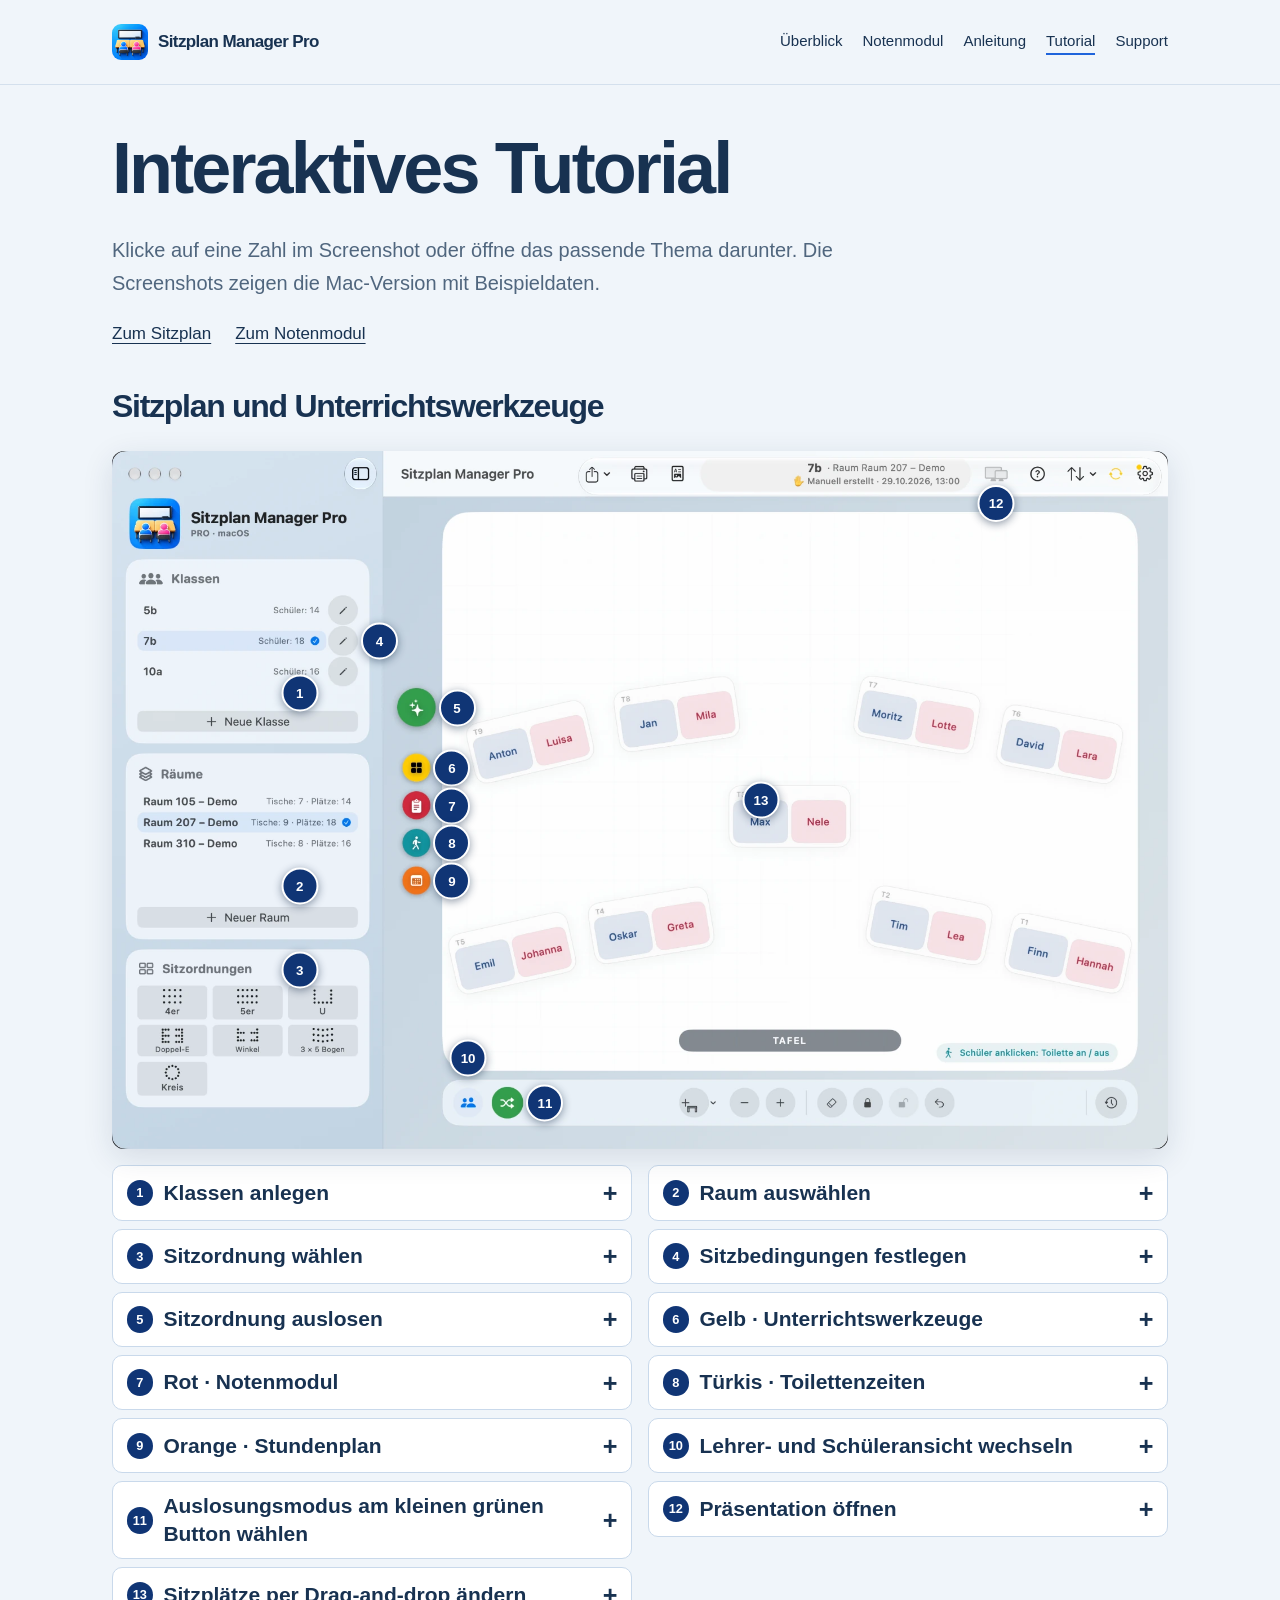
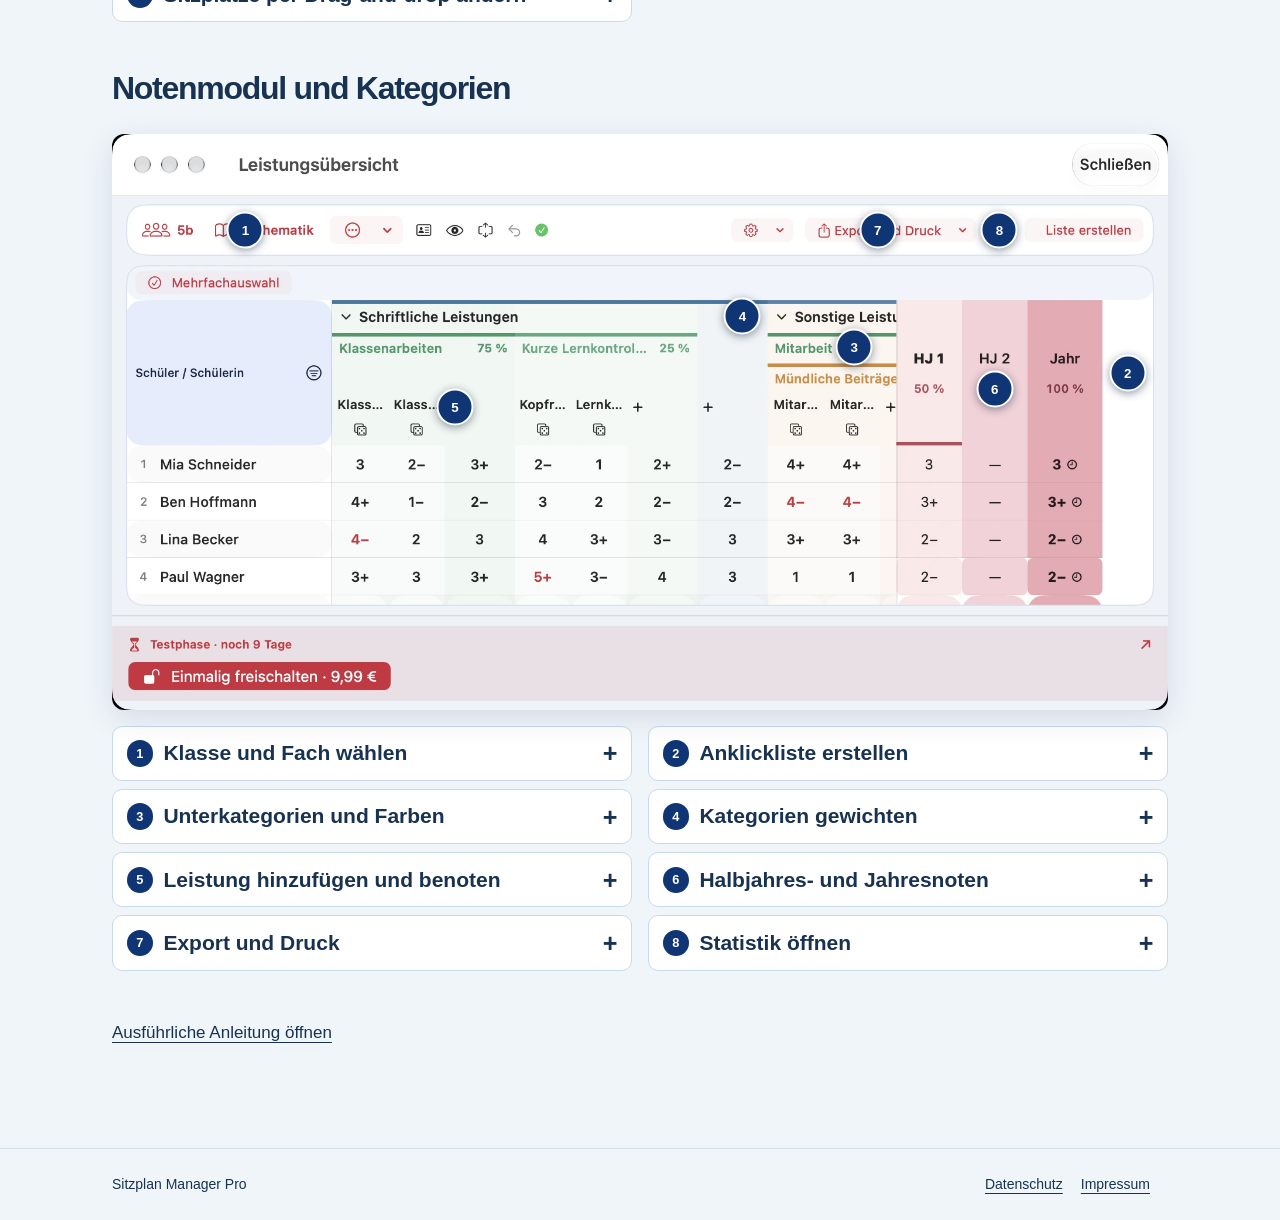
<file: tutorial.html>
<!doctype html>
<html lang="de">
<head>
<meta charset="utf-8">
<meta name="viewport" content="width=device-width, initial-scale=1">
<meta name="description" content="Interaktives Tutorial zu Sitzplan, Unterrichtswerkzeugen und Notenmodul in Sitzplan Manager Pro.">
<title>Interaktives Tutorial | Sitzplan Manager Pro</title>
<link rel="canonical" href="https://edzartsinning-ui.github.io/sitzplan-manager-pro/tutorial.html">
<link rel="icon" type="image/png" href="app-icon.png">
<link rel="stylesheet" href="style-blue-v2.css">
<link rel="stylesheet" href="tutorial.css?v=marker-popup-2">
<script src="tutorial.js?v=marker-popup" defer></script>
</head>
<body>
<a class="skip" href="#inhalt">Zum Inhalt</a>
<header>
<nav aria-label="Hauptnavigation">
<a class="brand" href="index.html"><img class="brand-icon" src="app-icon.png" alt="" width="36" height="36">Sitzplan Manager Pro</a>
<div class="links"><a href="index.html">Überblick</a><a href="notenmodul.html">Notenmodul</a><a href="anleitung.html">Anleitung</a><a href="tutorial.html" aria-current="page">Tutorial</a><a href="support.html">Support</a></div>
</nav>
</header>
<main class="wrap" id="inhalt">
<h1>Interaktives Tutorial</h1>
<p class="lead">Klicke auf eine Zahl im Screenshot oder öffne das passende Thema darunter. Die Screenshots zeigen die Mac-Version mit Beispieldaten.</p>
<div class="tutorial-jump"><a href="#sitzplan">Zum Sitzplan</a><a href="#noten">Zum Notenmodul</a></div>
<section class="tutorial-section" id="sitzplan" aria-labelledby="sitzplan-titel">
<h2 id="sitzplan-titel">Sitzplan und Unterrichtswerkzeuge</h2>
<div class="tutorial-image">
<img src="tutorial-sitzplan.webp" width="1874" height="1239" alt="Hauptfenster mit Klassen, Raum, Sitzplan und farbigen Werkzeugknöpfen" decoding="async">
<button class="tutorial-marker" hidden type="button" style="--x:17.77%;--y:34.6%" aria-controls="sitzplan-1" aria-expanded="false" aria-label="1. Klassen anlegen" title="Klassen anlegen">1</button>
<button class="tutorial-marker" hidden type="button" style="--x:17.77%;--y:62.3%" aria-controls="sitzplan-2" aria-expanded="false" aria-label="2. Raum auswählen" title="Raum auswählen">2</button>
<button class="tutorial-marker" hidden type="button" style="--x:17.77%;--y:74.33%" aria-controls="sitzplan-3" aria-expanded="false" aria-label="3. Sitzordnung wählen" title="Sitzordnung wählen">3</button>
<button class="tutorial-marker" hidden type="button" style="--x:calc(23.30% + 3px);--y:27.20%;transform:translateY(-50%)" aria-controls="sitzplan-4" aria-expanded="false" aria-label="4. Sitzbedingungen festlegen" title="Sitzbedingungen festlegen">4</button>
<button class="tutorial-marker" hidden type="button" style="--x:calc(30.64% + 3px);--y:36.72%;transform:translateY(-50%)" aria-controls="sitzplan-5" aria-expanded="false" aria-label="5. Sitzordnung auslosen" title="Sitzordnung auslosen">5</button>
<button class="tutorial-marker" hidden type="button" style="--x:calc(30.16% + 3px);--y:45.36%;transform:translateY(-50%)" aria-controls="sitzplan-6" aria-expanded="false" aria-label="6. Gelb · Unterrichtswerkzeuge" title="Gelb · Unterrichtswerkzeuge">6</button>
<button class="tutorial-marker" hidden type="button" style="--x:calc(30.16% + 3px);--y:50.77%;transform:translateY(-50%)" aria-controls="sitzplan-7" aria-expanded="false" aria-label="7. Rot · Notenmodul" title="Rot · Notenmodul">7</button>
<button class="tutorial-marker" hidden type="button" style="--x:calc(30.16% + 3px);--y:56.17%;transform:translateY(-50%)" aria-controls="sitzplan-8" aria-expanded="false" aria-label="8. Türkis · Toilettenzeiten" title="Türkis · Toilettenzeiten">8</button>
<button class="tutorial-marker" hidden type="button" style="--x:calc(30.16% + 3px);--y:61.58%;transform:translateY(-50%)" aria-controls="sitzplan-9" aria-expanded="false" aria-label="9. Orange · Stundenplan" title="Orange · Stundenplan">9</button>
<button class="tutorial-marker" hidden type="button" style="--x:33.72%;--y:86.9%" aria-controls="sitzplan-10" aria-expanded="false" aria-label="10. Lehrer- und Schüleransicht wechseln" title="Lehrer- und Schüleransicht wechseln">10</button>
<button class="tutorial-marker" hidden type="button" style="--x:calc(38.96% + 3px);--y:93.38%;transform:translateY(-50%)" aria-controls="sitzplan-11" aria-expanded="false" aria-label="11. Auslosungsmodus am kleinen grünen Button wählen" title="Auslosungsmodus am kleinen grünen Button wählen">11</button>
<button class="tutorial-marker" hidden type="button" style="--x:83.72%;--y:calc(4.42% + 3px);transform:translateX(-50%)" aria-controls="sitzplan-12" aria-expanded="false" aria-label="12. Präsentation öffnen" title="Präsentation öffnen">12</button>
<button class="tutorial-marker" hidden type="button" style="--x:61.45%;--y:50.0%" aria-controls="sitzplan-13" aria-expanded="false" aria-label="13. Sitzplätze per Drag-and-drop ändern" title="Sitzplätze per Drag-and-drop ändern">13</button>
</div>
<div class="tutorial-topics">
<details id="sitzplan-1">
<summary><span class="tutorial-number">1</span>Klassen anlegen</summary>
<p>Wähle links eine vorhandene Klasse oder klicke auf „Neue Klasse“. Dort kannst du deine Klassenliste direkt aus WebUntis oder Excel importieren. Mit dem Stift neben der Klasse öffnest du die Bearbeitung.</p>
</details>
<details id="sitzplan-2">
<summary><span class="tutorial-number">2</span>Raum auswählen</summary>
<p>Wähle einen Raum passend zur Klasse. Die Liste zeigt dir die Zahl der Tische und Plätze. Mit „Neuer Raum“ richtest du einen weiteren Raum ein.</p>
</details>
<details id="sitzplan-3">
<summary><span class="tutorial-number">3</span>Sitzordnung wählen</summary>
<p>Wähle eine Vorlage wie U-Form oder Kreis, um das Tischlayout an deinen Raum anzupassen.</p>
</details>
<details id="sitzplan-4">
<summary><span class="tutorial-number">4</span>Sitzbedingungen festlegen</summary>
<p>Klicke auf den Stift neben der Klasse, um ihre Sitzbedingungen zu bearbeiten. Lege zum Beispiel fest, dass zwei Personen nicht nebeneinander sitzen dürfen oder dass eine Person an einem der ausgewählten Tische sitzen muss. Beim Auslosen werden diese Bedingungen berücksichtigt.</p>
</details>
<details id="sitzplan-5">
<summary><span class="tutorial-number">5</span>Sitzordnung auslosen</summary>
<p>Klicke einmal auf den großen grünen Button mit den Sternen, um einen Zufallssitzplan zu erstellen. Halte den Button gedrückt, um den Auslosungsmodus zu wählen. Zur Auswahl stehen Junge–Mädchen, Junge–Junge und Mädchen–Mädchen oder Zufall.</p>
</details>
<details id="sitzplan-6">
<summary><span class="tutorial-number">6</span>Gelb · Unterrichtswerkzeuge</summary>
<p>Öffne Werkzeuge wie Timer, Team-Einteilung, Entscheidungsrad, Lautstärkeampel, Secret Student oder Sternstunden.</p>
</details>
<details id="sitzplan-7">
<summary><span class="tutorial-number">7</span>Rot · Notenmodul</summary>
<p>Öffne die Leistungsübersicht und wähle dort Klasse und Fach. Die zweite Abbildung zeigt, wie du deine Notenkategorien aufbaust.</p>
</details>
<details id="sitzplan-8">
<summary><span class="tutorial-number">8</span>Türkis · Toilettenzeiten</summary>
<p>Aktiviere den Modus und klicke den Namen auf dem Sitzplan an, um den Toilettengang zu starten. Klicke bei der Rückkehr erneut auf denselben Namen. Im Toilettenverlauf kannst du vergangene Toilettengänge ansehen, Einträge bei Bedarf bearbeiten und Bemerkungen hinzufügen.</p>
</details>
<details id="sitzplan-9">
<summary><span class="tutorial-number">9</span>Orange · Stundenplan</summary>
<p>Öffne den Stundenplan, um deine Unterrichtsstunden im Überblick zu sehen. Klassen und Sitzpläne folgen deinem Stundenplan: Zur jeweiligen Unterrichtsstunde wird die passende Klasse mit ihrem Sitzplan angezeigt.</p>
</details>
<details id="sitzplan-10">
<summary><span class="tutorial-number">10</span>Lehrer- und Schüleransicht wechseln</summary>
<p>Klicke auf das blaue Personensymbol, um zwischen Lehrer- und Schüleransicht zu wechseln. Dadurch ändert sich die Blickrichtung auf den Raum. Die Sitzplätze und Sitznachbarn bleiben erhalten.</p>
</details>
<details id="sitzplan-11">
<summary><span class="tutorial-number">11</span>Auslosungsmodus am kleinen grünen Button wählen</summary>
<p>Klicke einmal auf den kleinen grünen Button unten, um den Modus für die Sitzordnung zu wählen. Zur Auswahl stehen Junge–Mädchen, Junge–Junge und Mädchen–Mädchen oder Zufall.</p>
</details>
<details id="sitzplan-12">
<summary><span class="tutorial-number">12</span>Präsentation öffnen</summary>
<p>Über das Monitorsymbol öffnest du die Präsentationsansicht für den Unterricht. Die Präsentation ist auf dem Mac und auf iPads verfügbar, die den erweiterten Bildschirmmodus unterstützen. Schließe dazu einen externen Bildschirm an und richte ihn als erweiterten Bildschirm ein.</p>
</details>
<details id="sitzplan-13">
<summary><span class="tutorial-number">13</span>Sitzplätze per Drag-and-drop ändern</summary>
<p>Ziehe das Namensfeld eines Schülers oder einer Schülerin auf einen anderen Sitzplatz und lass es dort los. Ziehst du es auf einen belegten Platz, tauschen die beiden Personen ihre Plätze.</p>
</details>
</div>
</section>
<section class="tutorial-section" id="noten" aria-labelledby="noten-titel">
<h2 id="noten-titel">Notenmodul und Kategorien</h2>
<div class="tutorial-image">
<img src="tutorial-noten.webp" width="1804" height="984" alt="Leistungsübersicht mit Beispielnoten, drei farbigen Kategorieebenen und Halbjahresspalten" decoding="async">
<button class="tutorial-marker" hidden type="button" style="--x:12.64%;--y:16.67%" aria-controls="noten-1" aria-expanded="false" aria-label="1. Klasse und Fach wählen" title="Klasse und Fach wählen">1</button>
<button class="tutorial-marker" hidden type="button" style="--x:96.18%;--y:41.57%" aria-controls="noten-2" aria-expanded="false" aria-label="2. Anklickliste erstellen" title="Anklickliste erstellen">2</button>
<button class="tutorial-marker" hidden type="button" style="--x:70.29%;--y:36.99%" aria-controls="noten-3" aria-expanded="false" aria-label="3. Unterkategorien und Farben" title="Unterkategorien und Farben">3</button>
<button class="tutorial-marker" hidden type="button" style="--x:59.70%;--y:31.71%" aria-controls="noten-4" aria-expanded="false" aria-label="4. Kategorien gewichten" title="Kategorien gewichten">4</button>
<button class="tutorial-marker" hidden type="button" style="--x:32.48%;--y:47.36%" aria-controls="noten-5" aria-expanded="false" aria-label="5. Leistung hinzufügen und benoten" title="Leistung hinzufügen und benoten">5</button>
<button class="tutorial-marker" hidden type="button" style="--x:83.59%;--y:44.31%" aria-controls="noten-6" aria-expanded="false" aria-label="6. Halbjahres- und Jahresnoten" title="Halbjahres- und Jahresnoten">6</button>
<button class="tutorial-marker" hidden type="button" style="--x:72.51%;--y:16.67%" aria-controls="noten-7" aria-expanded="false" aria-label="7. Export und Druck" title="Export und Druck">7</button>
<button class="tutorial-marker" hidden type="button" style="--x:84.04%;--y:16.77%" aria-controls="noten-8" aria-expanded="false" aria-label="8. Statistik öffnen" title="Statistik öffnen">8</button>
</div>
<div class="tutorial-topics">
<details id="noten-1">
<summary><span class="tutorial-number">1</span>Klasse und Fach wählen</summary>
<p>Wähle oben die Klasse und das Fach. Im Beispiel ist das Notenbuch für Mathematik in der 5b geöffnet.</p>
</details>
<details id="noten-2">
<summary><span class="tutorial-number">2</span>Anklickliste erstellen</summary>
<p>Klicke auf das große Plus ganz rechts, um eine Anklickliste zu erstellen. Noten und Listen kannst du innerhalb des Notenbaums verschieben.</p>
</details>
<details id="noten-3">
<summary><span class="tutorial-number">3</span>Unterkategorien und Farben</summary>
<p>Öffne die Optionen des übergeordneten Bereichs, um einen Unterbereich anzulegen. In der gezeigten Farbvorlage steht Blau für Hauptbereiche, Grün für Unterbereiche und Orange für die dritte Ebene. Du kannst die Farben aus einer Vorlage übernehmen oder frei zuweisen. Im Bild liegt „Mündliche Beiträge“ unter „Mitarbeit“.</p>
</details>
<details id="noten-4">
<summary><span class="tutorial-number">4</span>Kategorien gewichten</summary>
<p>Klicke auf die Prozentzahl eines Bereichs, um sein Gewicht zu ändern. Im Beispiel zählen schriftliche Leistungen 60 %. Innerhalb dieses Bereichs zählen Klassenarbeiten 75 % und kurze Lernkontrollen 25 %.</p>
</details>
<details id="noten-5">
<summary><span class="tutorial-number">5</span>Leistung hinzufügen und benoten</summary>
<p>Mit dem kleinen Plus bei den Leistungsspalten fügst du zum Beispiel eine weitere Klassenarbeit hinzu. Klicke danach in eine Tabellenzelle, um die Note für die Person in dieser Zeile einzutragen.</p>
</details>
<details id="noten-6">
<summary><span class="tutorial-number">6</span>Halbjahres- und Jahresnoten</summary>
<p>Lies rechts die Ergebnisse für HJ 1, HJ 2 und das Schuljahr ab. Das Beispiel zeigt eine Gewichtung von je 50 % für die beiden Halbjahre.</p>
</details>
<details id="noten-7">
<summary><span class="tutorial-number">7</span>Export und Druck</summary>
<p>Öffne „Export und Druck“, um die verfügbaren Ausgabeoptionen für deine Leistungsübersicht zu sehen.</p>
</details>
<details id="noten-8">
<summary><span class="tutorial-number">8</span>Statistik öffnen</summary>
<p>Klicke auf das Balkendiagramm, um dir die Leistungsstatistik der Klasse anzusehen.</p>
</details>
</div>
</section>
<p><a href="anleitung.html">Ausführliche Anleitung öffnen</a></p>
</main>
<footer><div class="wrap"><span>Sitzplan Manager Pro</span><div><a href="datenschutz.html">Datenschutz</a><a href="impressum.html">Impressum</a></div></div></footer>
</body>
</html>
</file>
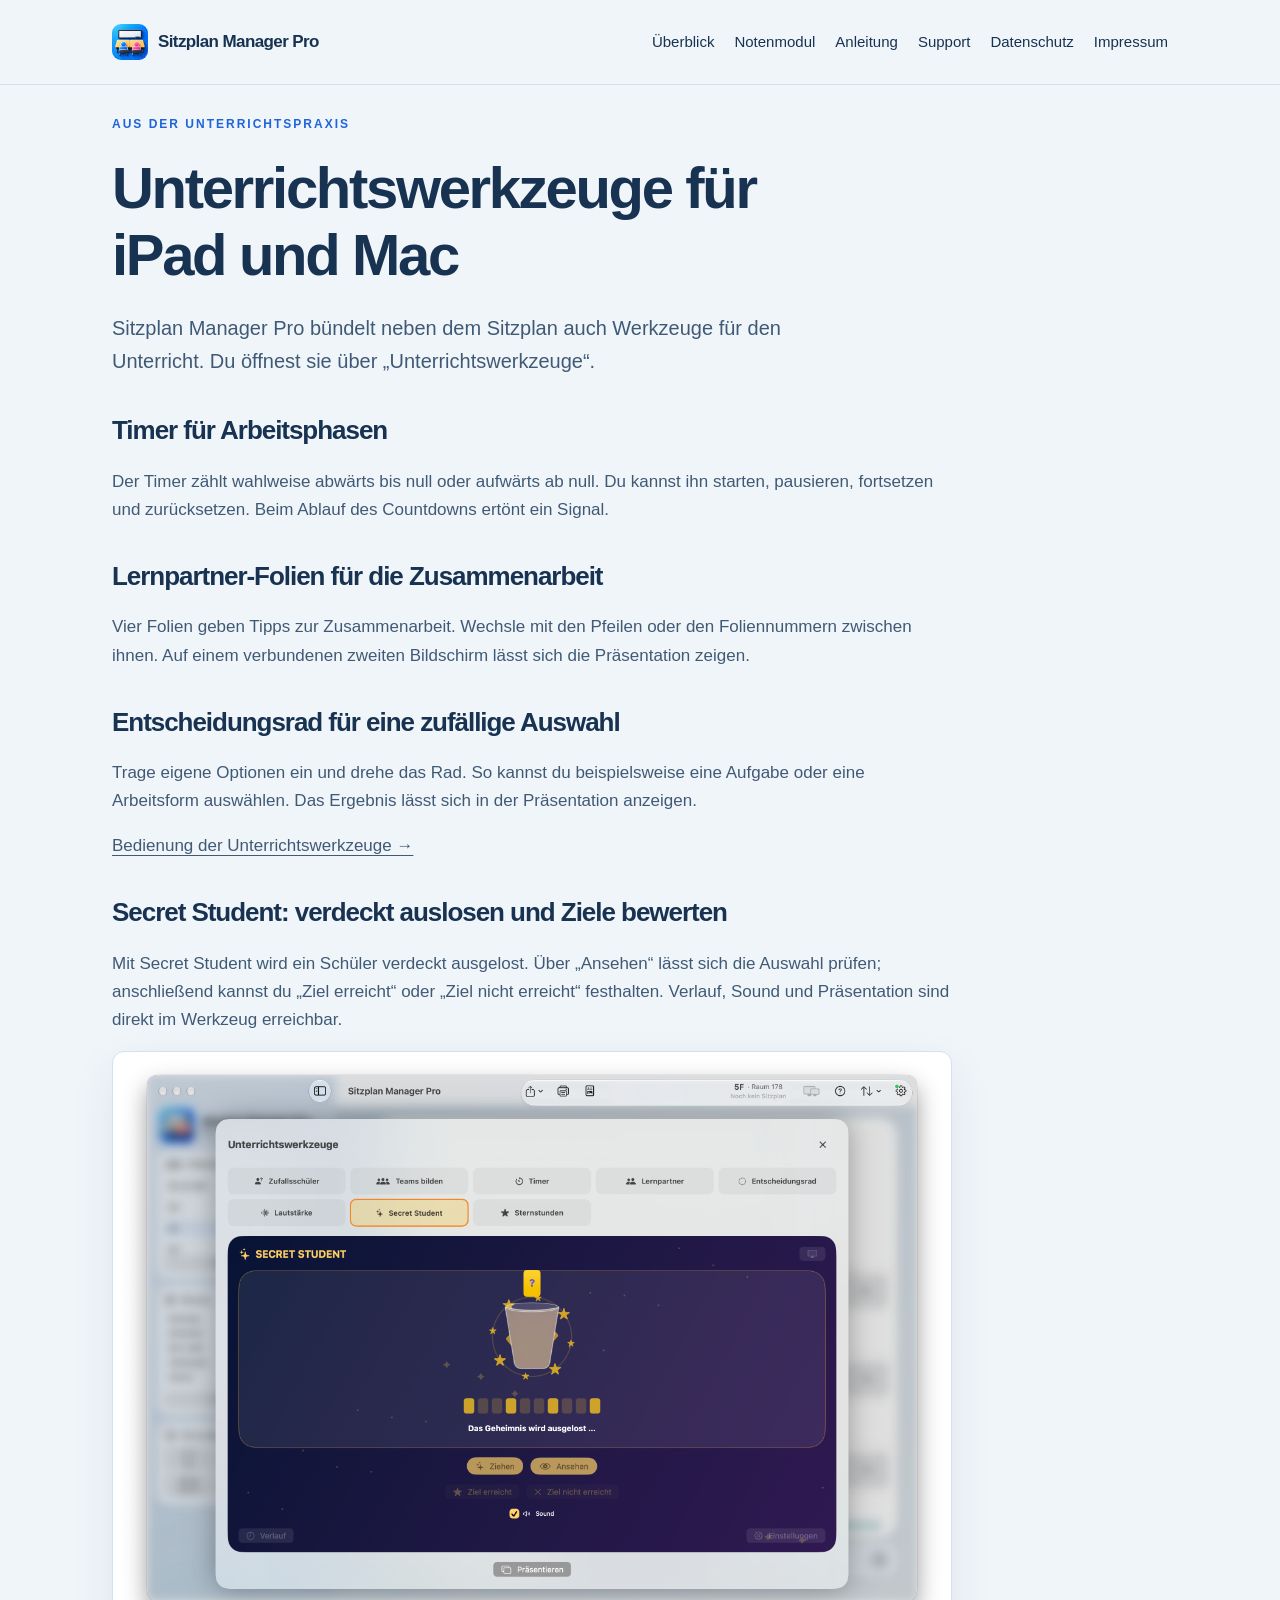
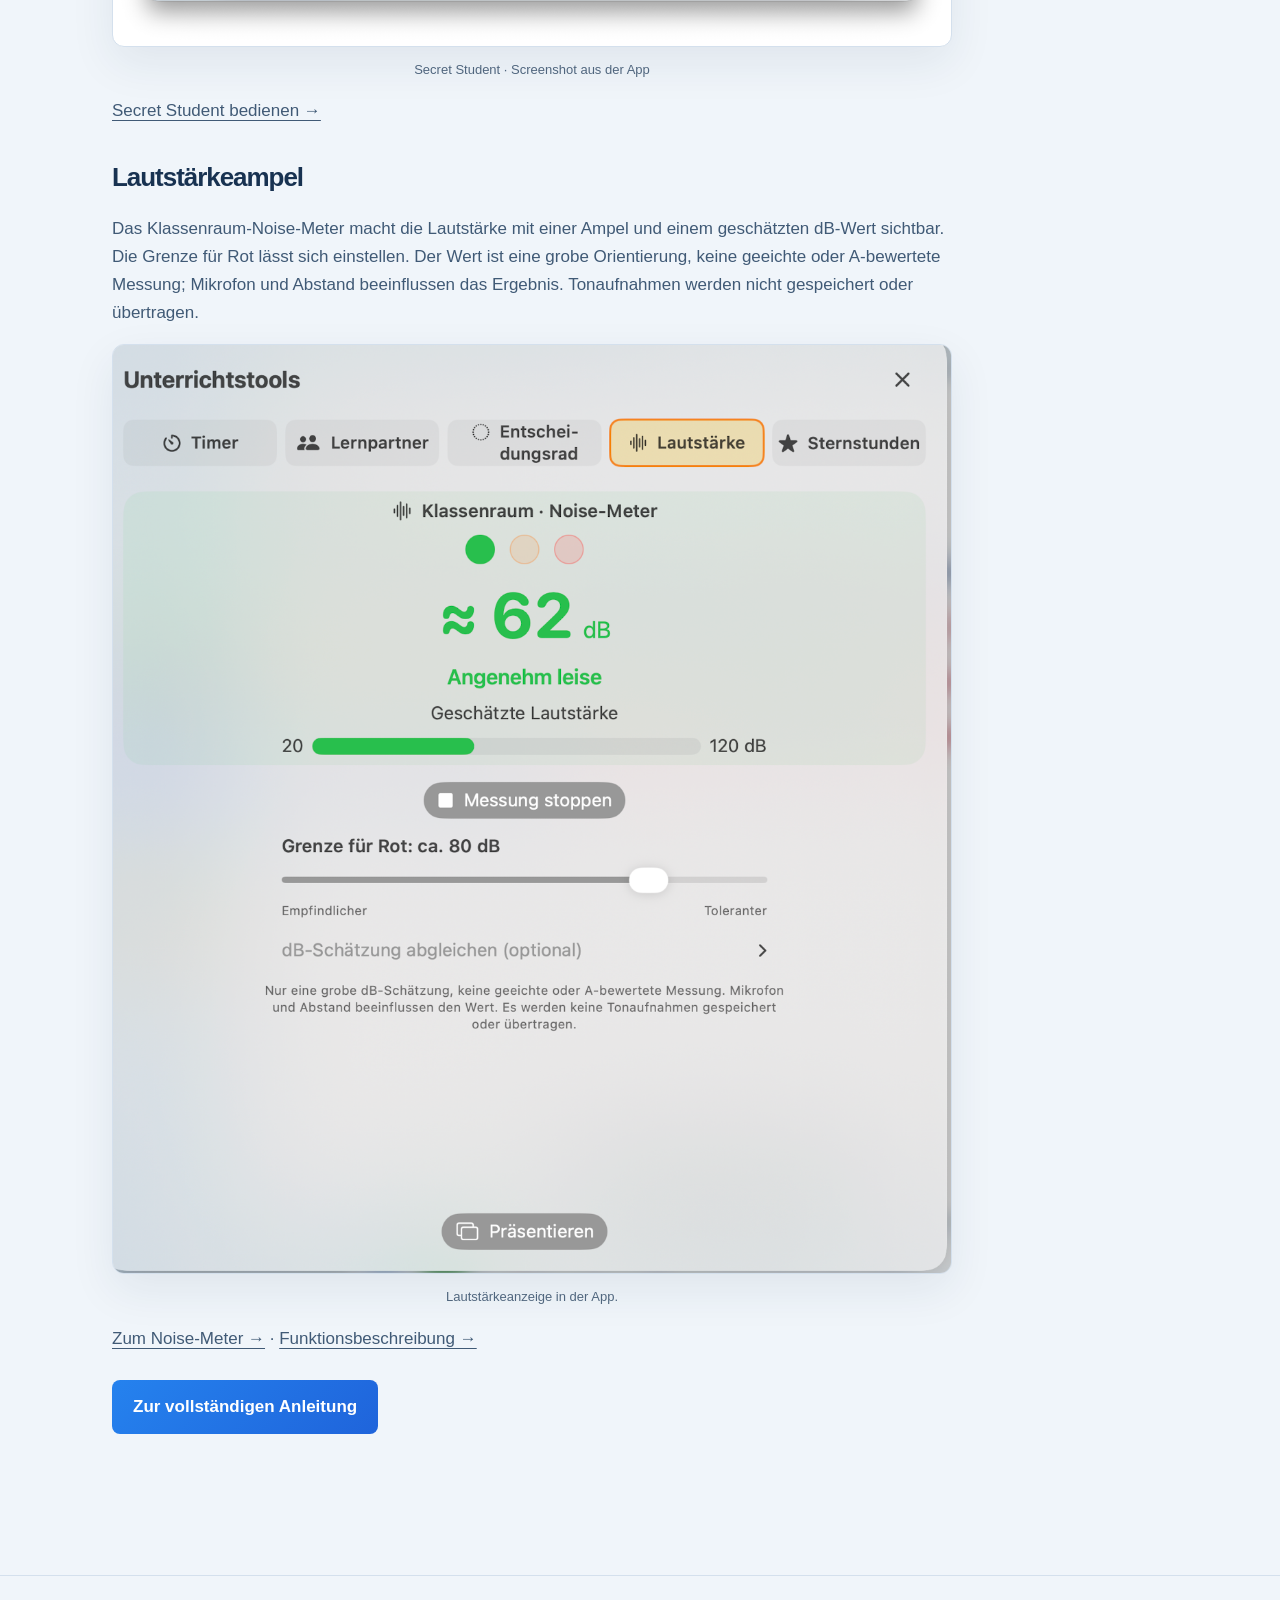
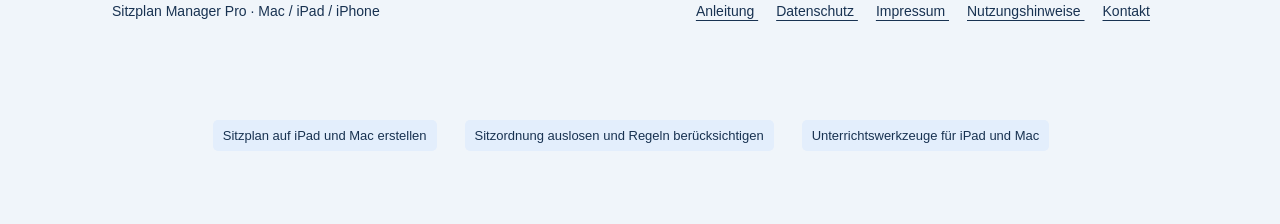
<file: unterrichtswerkzeuge.html>
<!doctype html>
<html lang="de">
<head>
<meta charset="utf-8">
<meta name="viewport" content="width=device-width, initial-scale=1">
<meta name="description" content="Timer, Lernpartner, Entscheidungsrad, Noise-Meter, Secret Student und Sternstunden in Sitzplan Manager Pro nutzen.">
<title>Unterrichtswerkzeuge für iPad und Mac | Sitzplan Manager Pro</title>
<link rel="stylesheet" href="style-blue-v2.css">
<link rel="icon" type="image/png" href="app-icon.png">

<link rel="canonical" href="https://edzartsinning-ui.github.io/sitzplan-manager-pro/unterrichtswerkzeuge.html">
<meta property="og:type" content="website">
<meta property="og:locale" content="de_DE">
<meta property="og:site_name" content="Sitzplan Manager Pro">
<meta property="og:title" content="Unterrichtswerkzeuge für iPad und Mac | Sitzplan Manager Pro">
<meta property="og:description" content="Timer, Lernpartner, Entscheidungsrad, Noise-Meter, Secret Student und Sternstunden in Sitzplan Manager Pro nutzen.">
<meta property="og:url" content="https://edzartsinning-ui.github.io/sitzplan-manager-pro/unterrichtswerkzeuge.html">
<meta property="og:image" content="https://edzartsinning-ui.github.io/sitzplan-manager-pro/app-icon.png">
<meta property="og:image:alt" content="App-Symbol von Sitzplan Manager Pro">
<meta name="twitter:card" content="summary">
<script type="application/ld+json">
{
  "@context": "https://schema.org",
  "@graph": [
    {
      "@type": "WebSite",
      "@id": "https://edzartsinning-ui.github.io/sitzplan-manager-pro/#website",
      "name": "Sitzplan Manager Pro",
      "url": "https://edzartsinning-ui.github.io/sitzplan-manager-pro/",
      "inLanguage": "de-DE"
    },
    {
      "@type": "WebPage",
      "@id": "https://edzartsinning-ui.github.io/sitzplan-manager-pro/unterrichtswerkzeuge.html#webpage",
      "url": "https://edzartsinning-ui.github.io/sitzplan-manager-pro/unterrichtswerkzeuge.html",
      "name": "Unterrichtswerkzeuge für iPad und Mac | Sitzplan Manager Pro",
      "description": "Timer, Lernpartner, Entscheidungsrad, Noise-Meter, Secret Student und Sternstunden in Sitzplan Manager Pro nutzen.",
      "inLanguage": "de-DE",
      "isPartOf": {
        "@id": "https://edzartsinning-ui.github.io/sitzplan-manager-pro/#website"
      }
    }
  ]
}
</script>
</head>
<body>
<a class="skip" href="#inhalt">Zum Inhalt</a>
<header>
<nav aria-label="Hauptnavigation">
<a class="brand" href="index.html">
<img
        class="brand-icon"
        src="app-icon.png"
        alt=""
        width="36"
        height="36">
      Sitzplan Manager Pro
    </a>
<div class="links">
<a href="index.html">Überblick</a>
<a href="notenmodul.html">Notenmodul</a>
<a href="anleitung.html">Anleitung</a>
<a href="support.html">Support</a>
<a href="datenschutz.html">Datenschutz</a>
<a href="impressum.html">Impressum</a>
</div>
</nav>
</header>
<main id="inhalt" class="wrap"><article class="page"><span class="eyebrow">Aus der Unterrichtspraxis</span><h1>Unterrichtswerkzeuge für iPad und Mac</h1><p class="lead">Sitzplan Manager Pro bündelt neben dem Sitzplan auch Werkzeuge für den Unterricht. Du öffnest sie über „Unterrichtswerkzeuge“.</p><h2>Timer für Arbeitsphasen</h2><p>Der Timer zählt wahlweise abwärts bis null oder aufwärts ab null. Du kannst ihn starten, pausieren, fortsetzen und zurücksetzen. Beim Ablauf des Countdowns ertönt ein Signal.</p><h2>Lernpartner-Folien für die Zusammenarbeit</h2><p>Vier Folien geben Tipps zur Zusammenarbeit. Wechsle mit den Pfeilen oder den Foliennummern zwischen ihnen. Auf einem verbundenen zweiten Bildschirm lässt sich die Präsentation zeigen.</p><h2>Entscheidungsrad für eine zufällige Auswahl</h2><p>Trage eigene Optionen ein und drehe das Rad. So kannst du beispielsweise eine Aufgabe oder eine Arbeitsform auswählen. Das Ergebnis lässt sich in der Präsentation anzeigen.</p><p><a href="anleitung.html#kapitel-13">Bedienung der Unterrichtswerkzeuge →</a></p><h2>Secret Student: verdeckt auslosen und Ziele bewerten</h2><p>Mit Secret Student wird ein Schüler verdeckt ausgelost. Über „Ansehen“ lässt sich die Auswahl prüfen; anschließend kannst du „Ziel erreicht“ oder „Ziel nicht erreicht“ festhalten. Verlauf, Sound und Präsentation sind direkt im Werkzeug erreichbar.</p><figure class="preview-image"><a href="secret-student.png" target="_blank" rel="noopener noreferrer"><img src="secret-student.png" width="2754" height="1952" loading="lazy" decoding="async" alt="Secret Student in den Unterrichtswerkzeugen: verdeckte Auslosung mit Ziehen, Ansehen und Zielbewertung."></a><figcaption>Secret Student · Screenshot aus der App</figcaption></figure><p><a href="anleitung.html#kapitel-18">Secret Student bedienen →</a></p><h2>Lautstärkeampel</h2><p>Das Klassenraum-Noise-Meter macht die Lautstärke mit einer Ampel und einem geschätzten dB-Wert sichtbar. Die Grenze für Rot lässt sich einstellen. Der Wert ist eine grobe Orientierung, keine geeichte oder A-bewertete Messung; Mikrofon und Abstand beeinflussen das Ergebnis. Tonaufnahmen werden nicht gespeichert oder übertragen.</p><figure class="preview-image"><a href="noise-meter-v1-2.png"><img src="noise-meter-v1-2.png" alt="Noise-Meter mit grüner Ampel und geschätzten 43 dB" width="1476" height="1262" loading="lazy"></a><figcaption>Lautstärkeanzeige in der App.</figcaption></figure><p><a href="index.html#noise-meter">Zum Noise-Meter →</a> · <a href="anleitung.html#kapitel-17">Funktionsbeschreibung →</a></p><p><a class="btn" href="anleitung.html">Zur vollständigen Anleitung</a></p></article></main>
<!-- FOOTER -->
<footer>
<div class="wrap">
<span>
      Sitzplan Manager Pro · Mac / iPad / iPhone
    </span>
<div>
<a href="anleitung.html">
        Anleitung
      </a>
<a href="datenschutz.html">
        Datenschutz
      </a>
<a href="impressum.html">
        Impressum
      </a>
<a href="nutzung.html">
        Nutzungshinweise
      </a>
<a href="support.html">
        Kontakt
      </a>
</div>
</div>
<div class="wrap"><nav aria-label="Anwendungsbeispiele"><div class="toc"><a href="sitzplan-ipad-mac.html">Sitzplan auf iPad und Mac erstellen</a><a href="sitzordnung-auslosen.html">Sitzordnung auslosen und Regeln berücksichtigen</a><a href="unterrichtswerkzeuge.html">Unterrichtswerkzeuge für iPad und Mac</a></div></nav></div></footer>
</body>
</html>
</file>
<file: style-blue-v2.css>
*{box-sizing:border-box}html{scroll-behavior:smooth}body{margin:0;background:#f0f5fa;color:#183251;font:17px/1.65 -apple-system,BlinkMacSystemFont,"Segoe UI",sans-serif}a{color:inherit;text-underline-offset:4px}header{border-bottom:1px solid #d4e0ed;background:#f0f5fa}nav,.wrap{max-width:1120px;margin:auto;padding:24px 32px}nav{display:flex;justify-content:space-between;align-items:center;gap:24px}.brand{text-decoration:none;font-weight:750;letter-spacing:-.6px}.mark{display:inline-grid;place-items:center;background:#1f64db;color:white;border-radius:10px;width:34px;height:34px;margin-right:10px}nav .links{display:flex;gap:26px}nav .links a{text-decoration:none;font-size:15px}nav a[aria-current=page]{border-bottom:2px solid #1f64db}h1,h2,h3{line-height:1.15;letter-spacing:-.04em}h1{font-size:clamp(40px,6vw,72px);max-width:770px;margin:18px 0 24px}h2{font-size:32px}h3{font-size:21px;letter-spacing:-.02em}.eyebrow{font-size:12px;text-transform:uppercase;letter-spacing:2px;font-weight:700;color:#1f64db}.hero{padding:64px 0 36px;display:grid;grid-template-columns:1.1fr 1fr;gap:50px;align-items:center}.hero h1{font-size:clamp(42px,5vw,65px)}.lead{font-size:20px;color:#50667e;max-width:740px}.btn{display:inline-block;background:#1f64db;color:white;padding:13px 21px;border-radius:8px;text-decoration:none;font-weight:650;margin:10px 10px 0 0}.secondary{background:transparent;color:#1f64db;border:1px solid #9ab6d8}.demo{background:#fff;border:1px solid #d4e0ed;border-radius:18px;padding:24px;box-shadow:0 25px 70px #183e7012;transform:rotate(-2deg)}.demo-label{display:flex;justify-content:space-between;font-size:13px;color:#5a708a}.board{margin-top:22px;background:#eaf2fc;border-radius:10px;padding:24px}.blackboard{background:#1f64db;color:white;text-align:center;border-radius:5px;padding:6px;font-size:11px;letter-spacing:2px;margin-bottom:28px}.seats{display:grid;grid-template-columns:repeat(3,1fr);gap:18px}.seat{padding:13px 3px;background:white;text-align:center;border:1px solid #c9daee;border-bottom:5px solid #adcbee;border-radius:6px;font-size:13px}.demo small{display:block;margin-top:15px;color:#5a708a;font-size:11px}.section{margin:65px 0}.grid{display:grid;grid-template-columns:repeat(3,1fr);gap:22px}.card{padding:24px;border:1px solid #d4e0ed;border-radius:12px;background:#fff}.number{color:#1f64db;font-size:13px;font-weight:700}.banner{background:#e3eefc;border-radius:12px;padding:28px;margin:30px 0}.notice{border-left:4px solid #c0882f;padding:18px 22px;background:#f4ead9;margin:24px 0}.page{max-width:840px;padding-bottom:40px}.page h1{font-size:clamp(40px,5vw,58px)}.page h2{font-size:26px;margin-top:38px}.page p{color:#405a76}footer{border-top:1px solid #d4e0ed;margin-top:60px;font-size:14px}footer .wrap{display:flex;flex-wrap:wrap;justify-content:space-between;gap:20px}footer a{margin-right:18px}details{border-bottom:1px solid #d4e0ed;padding:20px 0}summary{font-weight:700;font-size:21px;cursor:pointer;line-height:1.35}details h3{margin-bottom:6px}details p{margin-top:5px}.toc{display:flex;gap:10px;flex-wrap:wrap;margin:25px 0}.toc a{font-size:13px;background:#e3eefc;border-radius:5px;padding:5px 10px;text-decoration:none}input{width:100%;padding:15px;font:inherit;border:1px solid #9db7d6;border-radius:8px;background:white}a:focus-visible,summary:focus-visible,input:focus-visible{outline:3px solid #c0882f;outline-offset:4px}.skip{position:absolute;left:-9999px}.skip:focus{left:20px;top:10px;background:white;padding:10px;z-index:5}@media(max-width:760px){nav,.wrap{padding:20px}nav{align-items:flex-start;flex-direction:column;gap:12px}.hero{grid-template-columns:1fr;padding-top:35px;gap:30px}.demo{transform:none}.grid{grid-template-columns:1fr}.section{margin:45px 0}nav .links{gap:20px}h1{font-size:42px}}@media print{header,footer,input,.toc,.btn{display:none}details{display:block}details>*{display:block}body{background:white;font-size:12pt}.wrap{padding:0}.notice{border:1px solid #888}}
.hero-visual{display:flex;flex-direction:column;align-items:center;gap:14px}.app-icon-large{display:block;width:min(100%,420px);height:auto;border-radius:22%;box-shadow:0 30px 65px #1753a52b}.icon-caption{color:#50667e;font-size:14px;margin:0}.hero{gap:60px}.brand-icon{width:36px;height:36px;border-radius:9px;vertical-align:middle;margin-right:10px}.btn{background:linear-gradient(135deg,#2582ee,#1f64db)}.btn.secondary{background:transparent}.banner{background:linear-gradient(135deg,#e5f3ff,#dce8fa)}@media(max-width:760px){.hero{gap:32px}.app-icon-large{width:min(80vw,340px)}}

.hero{grid-template-columns:minmax(0,1.1fr) minmax(0,1fr)}.hero>*,.hero-visual{min-width:0}.app-icon-large{max-width:100%;object-fit:contain}@media(max-width:760px){.hero{grid-template-columns:minmax(0,1fr)}}

nav .links{flex-wrap:wrap;gap:12px 20px}.brand{display:flex;align-items:center;min-width:0}.brand-icon{flex-shrink:0}p,li,a{overflow-wrap:anywhere}[hidden]{display:none!important}html{scroll-behavior:smooth}details{scroll-margin-top:24px}@media(max-width:400px){nav .brand{font-size:16px}nav .links{gap:10px 16px}.wrap{padding:20px}summary{font-size:19px}}@media(prefers-reduced-motion:reduce){html{scroll-behavior:auto}}
h1,h2,h3,summary{overflow-wrap:anywhere;hyphens:auto}

/* Feature preview for the next app update. */
.feature-preview{display:grid;grid-template-columns:minmax(0,.9fr) minmax(0,1.1fr);gap:34px;align-items:center;padding:34px;background:#e6effa;border:1px solid #ceddf0;border-radius:20px}
.preview-copy{min-width:0}.preview-copy h2{font-size:clamp(30px,3.4vw,44px);margin:16px 0}.preview-copy .lead{font-size:18px}
.preview-badge{display:inline-block;color:#184f9b;background:#d2e3fb;border-radius:999px;padding:6px 12px;font-size:12px;font-weight:750;letter-spacing:.04em}
.feature-list{padding-left:20px;color:#405a76}.feature-list li{margin:8px 0}.preview-note{font-size:14px;color:#50667e}
.preview-image{margin:0;min-width:0}.preview-image img{display:block;width:100%;height:auto;border:1px solid #d4e0ed;border-radius:12px;background:white;box-shadow:0 16px 45px #18325114}.preview-image figcaption{font-size:13px;color:#50667e;margin-top:12px;text-align:center}
@media(max-width:850px){.feature-preview{grid-template-columns:minmax(0,1fr);padding:24px;gap:24px}.preview-image{max-width:680px;margin:auto}}
@media(max-width:400px){.feature-preview{padding:20px}.page h1{font-size:36px}.page h2{font-size:25px}}

/* Neues Notenmodul und Datenschutz – 31.10.2026 */
.grade-feature{background:linear-gradient(135deg,#fff2f3 0%,#f0f5ff 57%,#e4f1fa 100%);border-color:#ebd9df;grid-template-columns:minmax(0,.93fr) minmax(0,1.07fr)}
.grade-badge{color:#9a3145;background:#ffe5eb}.grade-feature .preview-copy h2{font-size:clamp(31px,3.7vw,48px)}
.grade-image img{border-color:#ead9dd;box-shadow:0 20px 54px #7d41501c}.grade-hero{padding:65px 0 28px;max-width:910px}.grade-hero h1{max-width:910px;font-size:clamp(44px,6vw,76px)}
.grade-actions{display:flex;flex-wrap:wrap;gap:0 8px}.grade-showcase{margin:0;padding:14px;background:linear-gradient(145deg,#fff,#eef4fc);border:1px solid #d9e4f0;border-radius:20px;box-shadow:0 20px 50px #17355914}
.grade-showcase img{display:block;width:100%;height:auto;border-radius:12px}.grade-showcase figcaption{padding:12px 5px 3px;font-size:14px;color:#526780;text-align:center}
.steps{padding-left:22px;max-width:860px}.steps li{margin:16px 0;padding-left:7px}.grade-step{padding:30px;background:white;border:1px solid #d4e0ed;border-radius:16px}
.grade-offer{background:linear-gradient(135deg,#ffe7eb,#e4efff)}.privacy-highlight{background:linear-gradient(135deg,#e4f5f2,#e8f1fc)}
.privacy-highlight h2{font-size:clamp(25px,3vw,35px)}.privacy-divider{color:#55758a;margin:0 10px}
@media(max-width:850px){.grade-feature{grid-template-columns:1fr}.grade-hero{padding-top:38px}}
@media(max-width:760px){.grade-showcase{padding:8px;border-radius:13px}.grade-showcase img{border-radius:8px}.grade-hero h1{font-size:clamp(38px,10vw,60px)}.grade-step{padding:20px}}
</file>
<file: tutorial.css>
.tutorial-jump {
  display: flex;
  flex-wrap: wrap;
  gap: .5rem 1.5rem;
  margin-bottom: 2.5rem;
}

.tutorial-section {
  margin-bottom: 3rem;
  scroll-margin-top: 1rem;
}

.tutorial-image {
  position: relative;
  border-radius: 12px;
  background: #dbe6f4;
  box-shadow: 0 8px 30px #18325120;
}

.tutorial-image img {
  display: block;
  width: 100%;
  height: auto;
  border-radius: inherit;
}

.tutorial-marker,
.tutorial-number {
  border-radius: 50%;
  background: #103575;
  color: #fff;
  font-weight: 750;
}

.tutorial-marker {
  position: absolute;
  top: var(--y);
  left: var(--x);
  width: clamp(26px, 3.1vw, 37px);
  aspect-ratio: 1;
  transform: translate(-50%, -50%);
  padding: 0;
  border: 2px solid #fff;
  box-shadow: 0 2px 8px #10244377;
  cursor: pointer;
}

.tutorial-marker:hover,
.tutorial-marker[aria-expanded="true"] {
  background: #861c48;
}

.tutorial-topics {
  display: grid;
  gap: .5rem 1rem;
  grid-template-columns: repeat(2, minmax(0, 1fr));
  align-items: start;
  margin-top: 1rem;
}

.tutorial-topics details {
  margin: 0;
  padding: 0;
  background: #fff;
  border: 1px solid #c9d9eb;
  border-radius: 10px;
  scroll-margin: 1rem;
}

.tutorial-topics details[open] {
  border-color: #496fa0;
}

.tutorial-topics summary {
  display: flex;
  min-height: 44px;
  align-items: center;
  gap: .65rem;
  padding: .6rem .85rem;
  list-style: none;
  cursor: pointer;
}

.tutorial-topics summary::-webkit-details-marker {
  display: none;
}

.tutorial-topics summary::after {
  content: '+';
  margin-left: auto;
  font-size: 1.2em;
}

.tutorial-topics details[open] summary::after {
  content: '−';
}

.tutorial-number {
  display: inline-grid;
  place-items: center;
  flex: 0 0 1.65rem;
  aspect-ratio: 1;
  font-size: .8rem;
}

.tutorial-topics p {
  margin: 0;
  padding: 0 1rem .85rem;
}

.tutorial-marker:focus-visible,
.tutorial-topics summary:focus-visible {
  outline: 3px solid #861c48;
  outline-offset: 2px;
}

@media (max-width: 650px) {
  .tutorial-topics {
    grid-template-columns: 1fr;
  }

  .tutorial-marker {
    width: 20px;
    font-size: 10px;
  }
}

@media (prefers-reduced-motion: reduce) {
  html {
    scroll-behavior: auto;
  }
}

.tutorial-marker {
  z-index: 2;
}

.tutorial-explanation {
  position: absolute;
  z-index: 3;
  width: min(280px, 100%);
  max-height: 60vh;
  overflow: auto;
  padding: .75rem .9rem;
  border: 1px solid #a4b9d3;
  border-radius: 10px;
  background: #fff;
  box-shadow: 0 6px 20px #10244338;
  font-size: .875rem;
  line-height: 1.45;
}

.tutorial-explanation p {
  margin: .35rem 0 0;
}
</file>
